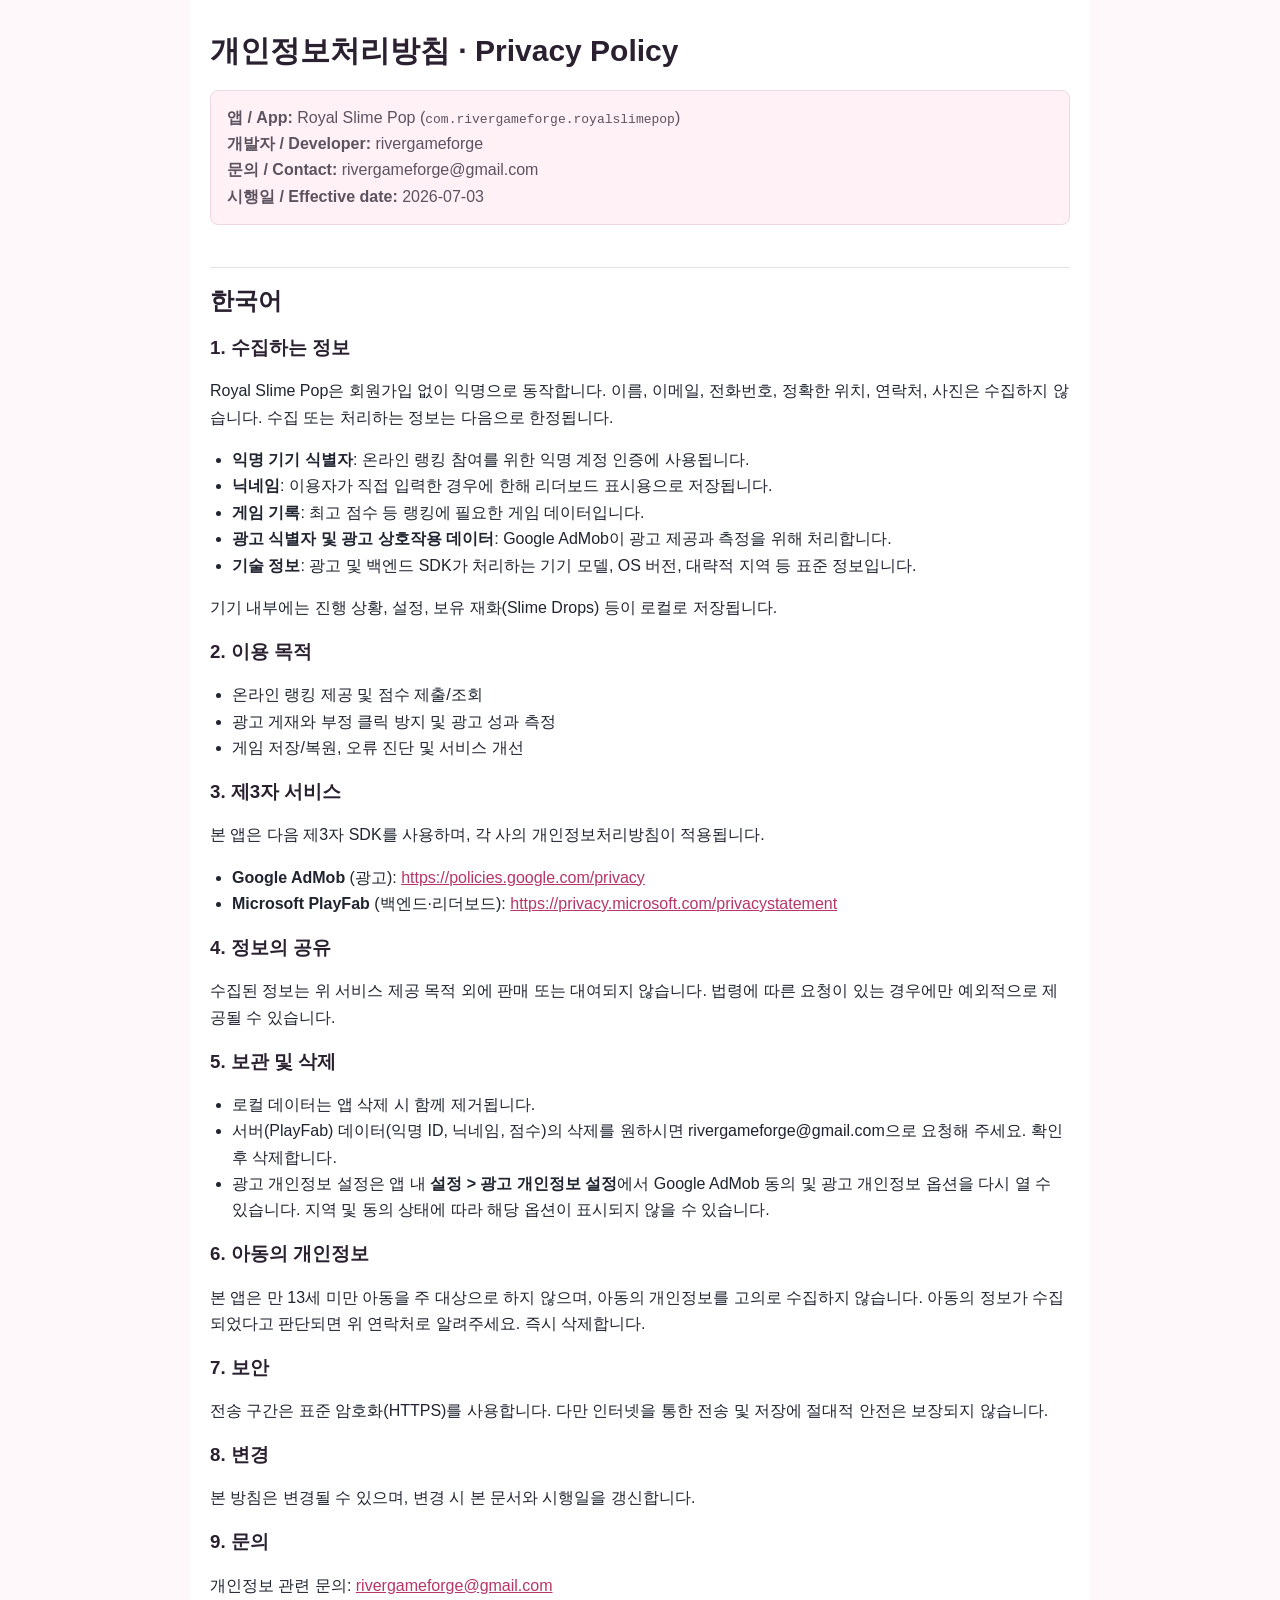
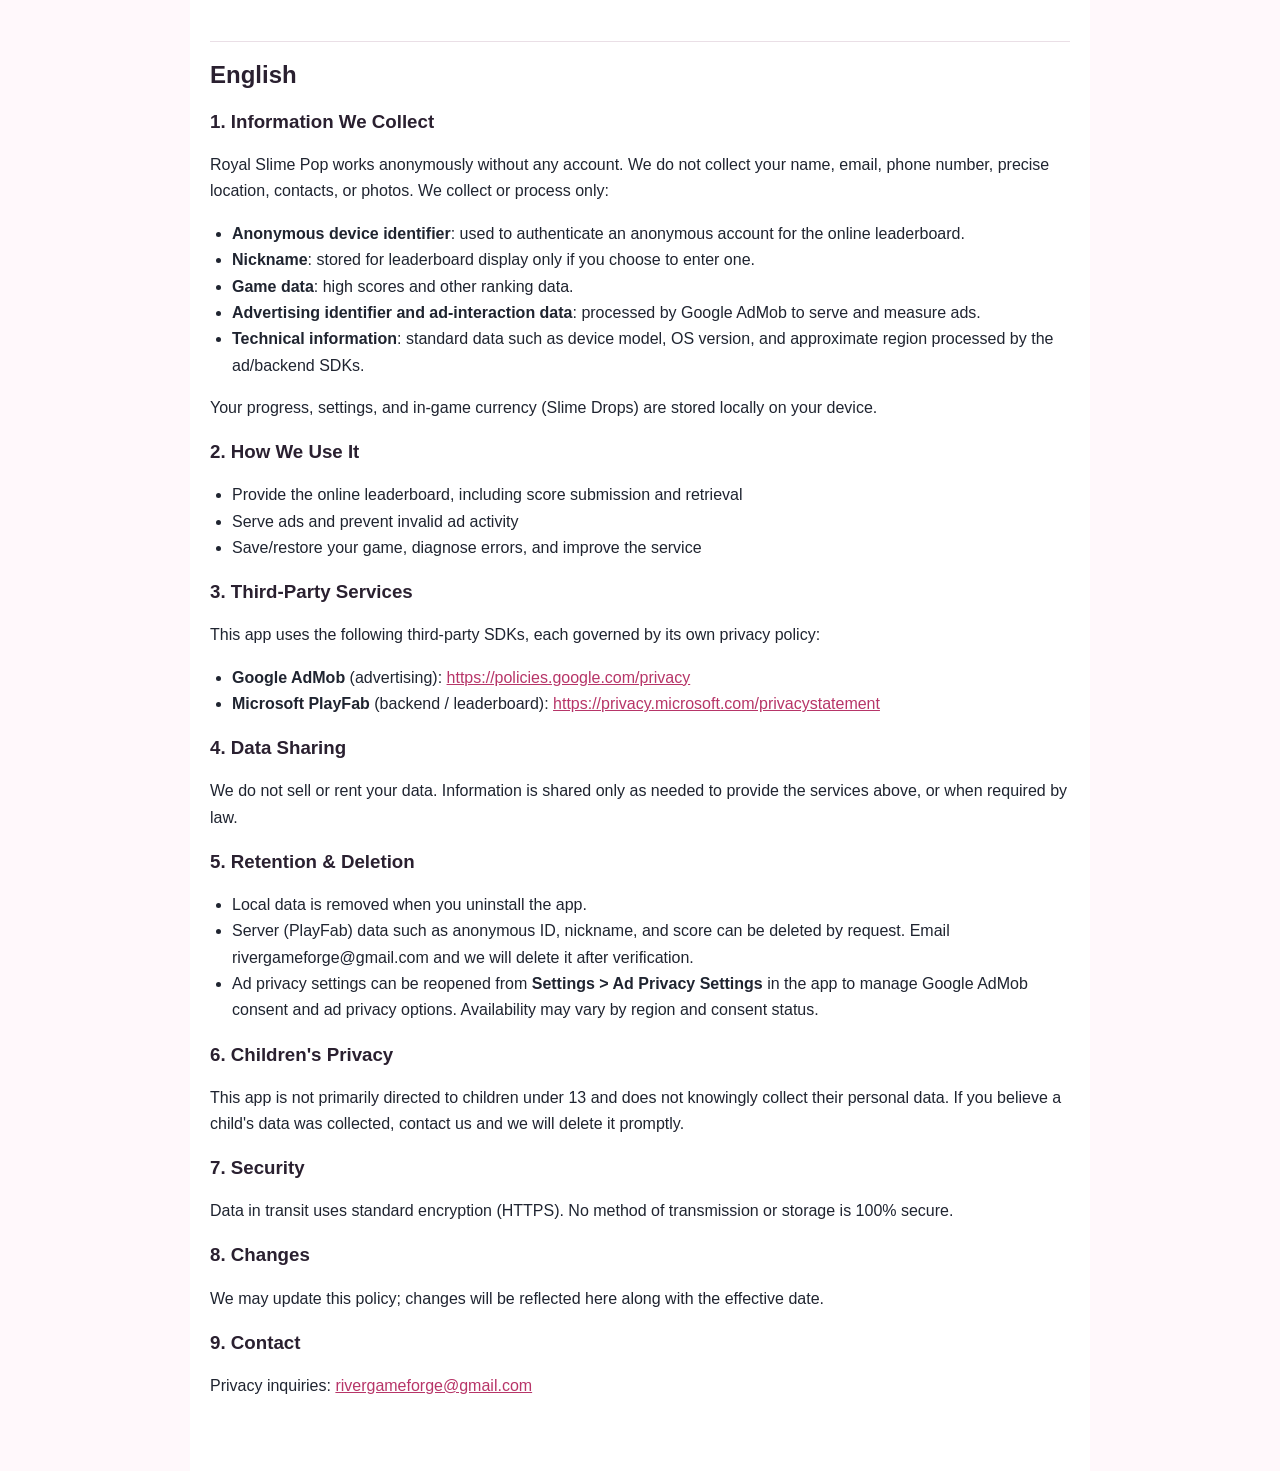
<file: index.html>
<!doctype html>
<html lang="ko">
<head>
  <meta charset="utf-8">
  <meta name="viewport" content="width=device-width, initial-scale=1">
  <title>Royal Slime Pop Privacy Policy</title>
  <style>
    body {
      margin: 0;
      color: #1f2430;
      background: #fff8fb;
      font-family: -apple-system, BlinkMacSystemFont, "Segoe UI", sans-serif;
      line-height: 1.65;
    }
    main {
      max-width: 860px;
      margin: 0 auto;
      padding: 32px 20px 56px;
      background: #ffffff;
    }
    h1, h2, h3 {
      line-height: 1.25;
      color: #2a2030;
    }
    h1 {
      margin-top: 0;
      font-size: 30px;
    }
    h2 {
      margin-top: 42px;
      padding-top: 18px;
      border-top: 1px solid #eadfe6;
    }
    a {
      color: #b73568;
    }
    .meta {
      color: #5c5360;
      background: #fff1f6;
      border: 1px solid #f0d6e2;
      border-radius: 8px;
      padding: 14px 16px;
    }
    ul {
      padding-left: 22px;
    }
  </style>
</head>
<body>
<main>
  <h1>개인정보처리방침 · Privacy Policy</h1>
  <div class="meta">
    <div><strong>앱 / App:</strong> Royal Slime Pop (<code>com.rivergameforge.royalslimepop</code>)</div>
    <div><strong>개발자 / Developer:</strong> rivergameforge</div>
    <div><strong>문의 / Contact:</strong> rivergameforge@gmail.com</div>
    <div><strong>시행일 / Effective date:</strong> 2026-07-03</div>
  </div>

  <h2>한국어</h2>
  <h3>1. 수집하는 정보</h3>
  <p>Royal Slime Pop은 회원가입 없이 익명으로 동작합니다. 이름, 이메일, 전화번호, 정확한 위치, 연락처, 사진은 수집하지 않습니다. 수집 또는 처리하는 정보는 다음으로 한정됩니다.</p>
  <ul>
    <li><strong>익명 기기 식별자</strong>: 온라인 랭킹 참여를 위한 익명 계정 인증에 사용됩니다.</li>
    <li><strong>닉네임</strong>: 이용자가 직접 입력한 경우에 한해 리더보드 표시용으로 저장됩니다.</li>
    <li><strong>게임 기록</strong>: 최고 점수 등 랭킹에 필요한 게임 데이터입니다.</li>
    <li><strong>광고 식별자 및 광고 상호작용 데이터</strong>: Google AdMob이 광고 제공과 측정을 위해 처리합니다.</li>
    <li><strong>기술 정보</strong>: 광고 및 백엔드 SDK가 처리하는 기기 모델, OS 버전, 대략적 지역 등 표준 정보입니다.</li>
  </ul>
  <p>기기 내부에는 진행 상황, 설정, 보유 재화(Slime Drops) 등이 로컬로 저장됩니다.</p>

  <h3>2. 이용 목적</h3>
  <ul>
    <li>온라인 랭킹 제공 및 점수 제출/조회</li>
    <li>광고 게재와 부정 클릭 방지 및 광고 성과 측정</li>
    <li>게임 저장/복원, 오류 진단 및 서비스 개선</li>
  </ul>

  <h3>3. 제3자 서비스</h3>
  <p>본 앱은 다음 제3자 SDK를 사용하며, 각 사의 개인정보처리방침이 적용됩니다.</p>
  <ul>
    <li><strong>Google AdMob</strong> (광고): <a href="https://policies.google.com/privacy">https://policies.google.com/privacy</a></li>
    <li><strong>Microsoft PlayFab</strong> (백엔드·리더보드): <a href="https://privacy.microsoft.com/privacystatement">https://privacy.microsoft.com/privacystatement</a></li>
  </ul>

  <h3>4. 정보의 공유</h3>
  <p>수집된 정보는 위 서비스 제공 목적 외에 판매 또는 대여되지 않습니다. 법령에 따른 요청이 있는 경우에만 예외적으로 제공될 수 있습니다.</p>

  <h3>5. 보관 및 삭제</h3>
  <ul>
    <li>로컬 데이터는 앱 삭제 시 함께 제거됩니다.</li>
    <li>서버(PlayFab) 데이터(익명 ID, 닉네임, 점수)의 삭제를 원하시면 rivergameforge@gmail.com으로 요청해 주세요. 확인 후 삭제합니다.</li>
    <li>광고 개인정보 설정은 앱 내 <strong>설정 &gt; 광고 개인정보 설정</strong>에서 Google AdMob 동의 및 광고 개인정보 옵션을 다시 열 수 있습니다. 지역 및 동의 상태에 따라 해당 옵션이 표시되지 않을 수 있습니다.</li>
  </ul>

  <h3>6. 아동의 개인정보</h3>
  <p>본 앱은 만 13세 미만 아동을 주 대상으로 하지 않으며, 아동의 개인정보를 고의로 수집하지 않습니다. 아동의 정보가 수집되었다고 판단되면 위 연락처로 알려주세요. 즉시 삭제합니다.</p>

  <h3>7. 보안</h3>
  <p>전송 구간은 표준 암호화(HTTPS)를 사용합니다. 다만 인터넷을 통한 전송 및 저장에 절대적 안전은 보장되지 않습니다.</p>

  <h3>8. 변경</h3>
  <p>본 방침은 변경될 수 있으며, 변경 시 본 문서와 시행일을 갱신합니다.</p>

  <h3>9. 문의</h3>
  <p>개인정보 관련 문의: <a href="mailto:rivergameforge@gmail.com">rivergameforge@gmail.com</a></p>

  <h2>English</h2>
  <h3>1. Information We Collect</h3>
  <p>Royal Slime Pop works anonymously without any account. We do not collect your name, email, phone number, precise location, contacts, or photos. We collect or process only:</p>
  <ul>
    <li><strong>Anonymous device identifier</strong>: used to authenticate an anonymous account for the online leaderboard.</li>
    <li><strong>Nickname</strong>: stored for leaderboard display only if you choose to enter one.</li>
    <li><strong>Game data</strong>: high scores and other ranking data.</li>
    <li><strong>Advertising identifier and ad-interaction data</strong>: processed by Google AdMob to serve and measure ads.</li>
    <li><strong>Technical information</strong>: standard data such as device model, OS version, and approximate region processed by the ad/backend SDKs.</li>
  </ul>
  <p>Your progress, settings, and in-game currency (Slime Drops) are stored locally on your device.</p>

  <h3>2. How We Use It</h3>
  <ul>
    <li>Provide the online leaderboard, including score submission and retrieval</li>
    <li>Serve ads and prevent invalid ad activity</li>
    <li>Save/restore your game, diagnose errors, and improve the service</li>
  </ul>

  <h3>3. Third-Party Services</h3>
  <p>This app uses the following third-party SDKs, each governed by its own privacy policy:</p>
  <ul>
    <li><strong>Google AdMob</strong> (advertising): <a href="https://policies.google.com/privacy">https://policies.google.com/privacy</a></li>
    <li><strong>Microsoft PlayFab</strong> (backend / leaderboard): <a href="https://privacy.microsoft.com/privacystatement">https://privacy.microsoft.com/privacystatement</a></li>
  </ul>

  <h3>4. Data Sharing</h3>
  <p>We do not sell or rent your data. Information is shared only as needed to provide the services above, or when required by law.</p>

  <h3>5. Retention &amp; Deletion</h3>
  <ul>
    <li>Local data is removed when you uninstall the app.</li>
    <li>Server (PlayFab) data such as anonymous ID, nickname, and score can be deleted by request. Email rivergameforge@gmail.com and we will delete it after verification.</li>
    <li>Ad privacy settings can be reopened from <strong>Settings &gt; Ad Privacy Settings</strong> in the app to manage Google AdMob consent and ad privacy options. Availability may vary by region and consent status.</li>
  </ul>

  <h3>6. Children's Privacy</h3>
  <p>This app is not primarily directed to children under 13 and does not knowingly collect their personal data. If you believe a child's data was collected, contact us and we will delete it promptly.</p>

  <h3>7. Security</h3>
  <p>Data in transit uses standard encryption (HTTPS). No method of transmission or storage is 100% secure.</p>

  <h3>8. Changes</h3>
  <p>We may update this policy; changes will be reflected here along with the effective date.</p>

  <h3>9. Contact</h3>
  <p>Privacy inquiries: <a href="mailto:rivergameforge@gmail.com">rivergameforge@gmail.com</a></p>
</main>
</body>
</html>
</file>
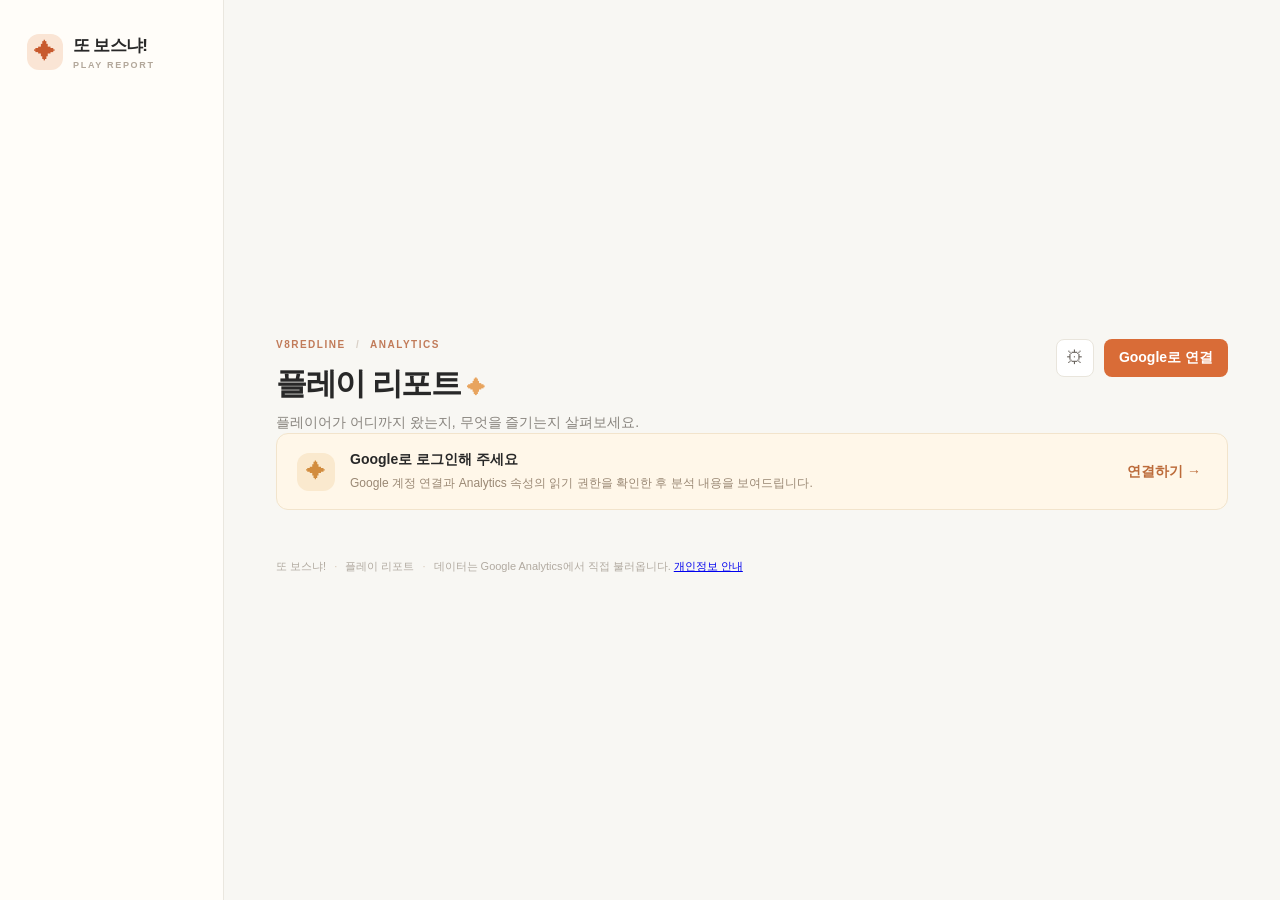
<file: admin/index.html>
<!doctype html>
<html lang="ko">
  <head>
    <meta charset="utf-8" />
    <meta name="viewport" content="width=device-width, initial-scale=1" />
    <meta name="referrer" content="strict-origin-when-cross-origin" />
    <meta
      http-equiv="Content-Security-Policy"
      content="default-src 'self'; script-src 'self' https://accounts.google.com/gsi/client; style-src 'self' https://accounts.google.com/gsi/style; connect-src 'self' https://accounts.google.com/gsi/ https://analyticsdata.googleapis.com; frame-src https://accounts.google.com/gsi/; img-src 'self' data:; base-uri 'none'; object-src 'none'; form-action 'none'"
    />
    <title>또 보스냐! · 플레이 리포트</title>
    <link rel="stylesheet" href="styles.css" />
    <script defer src="https://accounts.google.com/gsi/client"></script>
    <script defer src="attribution.js"></script>
    <script defer src="app.js"></script>
  </head>
  <body>
    <div class="shell">
      <aside class="sidebar">
        <div class="brand">
          <span class="brand-icon">✦</span>
          <div><b>또 보스냐!</b><small>PLAY REPORT</small></div>
        </div>
        <p class="nav-label">WORKSPACE</p>
        <a class="nav-item selected" href="#overview"><span>▦</span> 대시보드</a
        ><a class="nav-item" href="#acquisition-report"><span>↗</span> 광고별 유입</a
        ><a class="nav-item" href="#progress"><span>◈</span> 게임 진행</a
        ><a class="nav-item" href="#ads"><span>▷</span> 광고와 보상</a
        ><a class="nav-item" href="#boss"><span>⚔</span> 보스 분석</a>
        <div class="side-footer">
          <span class="dot"></span> Firebase Analytics
          <small>게임 운영 리포트</small>
        </div>
      </aside>
      <main id="overview">
        <header>
          <div>
            <p class="eyebrow">V8REDLINE <span>/</span> ANALYTICS</p>
            <h1>플레이 리포트 <span>✦</span></h1>
            <p class="subtitle">
              플레이어가 어디까지 왔는지, 무엇을 즐기는지 살펴보세요.
            </p>
          </div>
          <div class="head-actions">
            <button
              id="settings-btn"
              class="icon-btn"
              title="연결 설정"
              aria-label="연결 설정"
            >
              ⚙</button
            ><button id="login-btn" class="btn primary">Google로 연결</button
            ><button id="logout-btn" class="btn subtle hidden">
              연결 끊기
            </button>
          </div>
        </header>
        <section id="welcome" class="notice">
          <div class="notice-icon">✦</div>
          <div>
            <b>Google로 로그인해 주세요</b>
            <p>
              Google 계정 연결과 Analytics 속성의 읽기 권한을 확인한 후 분석
              내용을 보여드립니다.
            </p>
          </div>
          <button id="welcome-connect" class="text-btn">연결하기 →</button>
        </section>
        <div id="private-content" hidden>
          <div class="toolbar">
            <div class="status">
              <span id="status-dot" class="status-dot"></span
              ><span id="status-text">연결 전</span
              ><span class="divider">/</span
              ><span id="updated">데이터를 불러오지 않았어요</span>
            </div>
            <div class="filters">
              <label>유입 <select id="acquisition"><option value="">전체 유입</option><option value="meta">메타 유료 유입</option></select></label>
              <label>캠페인 <select id="campaign"><option value="">전체 캠페인</option></select></label>
              <label>광고 <select id="ad"><option value="">전체 광고</option></select></label>
              <label
                >국가
                <select id="country">
                  <option value="">전체 국가</option>
                  <option value="Brazil" selected>브라질</option>
                  <option value="South Korea">대한민국</option>
                </select></label
              ><label
                >기간
                <select id="period">
                  <option value="6daysAgo">최근 7일</option>
                  <option value="27daysAgo" selected>최근 28일</option>
                  <option value="89daysAgo">최근 90일</option>
                </select></label
              ><button id="refresh-btn" class="btn subtle" disabled>
                ↻ 새로고침
              </button>
            </div>
          </div>
          <div
            id="quality-note"
            class="quality-note hidden"
            role="status"
          ></div>
          <section class="stats" aria-label="핵심 지표">
            <article class="stat">
              <div class="stat-top">
                <span>활성 사용자</span><i class="blue">♟</i>
              </div>
              <strong id="active-users">—</strong
              ><small>선택 기간에 플레이한 사용자</small>
            </article>
            <article class="stat">
              <div class="stat-top">
                <span>신규 사용자</span><i class="gold">✦</i>
              </div>
              <strong id="new-users">—</strong
              ><small>선택 기간에 처음 방문</small>
            </article>
            <article class="stat">
              <div class="stat-top">
                <span>보스 도전</span><i class="red">⚔</i>
              </div>
              <strong id="boss-attempts">—</strong
              ><small>도전 이벤트 횟수</small>
            </article>
            <article class="stat">
              <div class="stat-top">
                <span>광고 보상 획득</span><i class="green">▶</i>
              </div>
              <strong id="rewards-earned">—</strong
              ><small>광고 보상 획득 횟수</small>
            </article>
          </section>
          <section class="panel acquisition-panel" id="acquisition-report">
            <div class="panel-head"><div><p class="kicker">META ACQUISITION</p><h2>광고별 설치와 게임 진행</h2><p>선택 기간에 처음 유입된 사용자를 광고별로 비교합니다.</p></div><span class="pill">사용자 수</span></div>
            <p class="acquisition-state">Meta 앱 등록·광고 계정 연결은 완료했으며, 앱 이벤트 수신과 실제 광고 클릭 후 설치 귀속은 아직 검증 전입니다. 아래 표는 추적 매개변수로 Google Analytics에 확인된 메타 유료 유입만 표시합니다.</p>
            <div class="table-wrap"><table class="acquisition-table"><thead><tr><th>기록된 출처</th><th>캠페인 ID</th><th>광고 세트 ID</th><th>광고 ID</th><th>설치 후 첫 실행</th><th>게임 진입</th><th>튜토리얼 완료</th><th>보스 도전</th><th>보스 처치</th><th>광고 보상 획득</th></tr></thead><tbody id="acquisition-table"><tr><td colspan="10" class="empty">연결 후 광고별 기록이 표시됩니다.</td></tr></tbody></table></div>
            <p class="panel-note">다운로드 후 실행하지 않은 설치는 집계되지 않습니다. 각 행동은 사용자 수이며 순차 도달률이 아닙니다. 캠페인이나 광고 ID가 없는 기록은 미확인으로 표시합니다. 메타 광고 관리자의 설치 수와는 집계 기준이 다릅니다.</p>
            <details class="campaign-builder"><summary>광고 연결용 Google Play 링크 만들기</summary><p>메타에서 확인한 숫자 ID를 입력하세요. 광고 유형이 이 링크를 지원하는지 확인하고 신규 설치 경로를 검증한 뒤 사용하세요.</p><div class="filters"><label>캠페인 ID<input id="link-campaign" inputmode="numeric" maxlength="32"></label><label>광고 세트 ID<input id="link-adset" inputmode="numeric" maxlength="32"></label><label>광고 ID<input id="link-ad" inputmode="numeric" maxlength="32"></label><button id="build-link" class="btn subtle">링크 만들기</button></div><label class="field">생성된 설치 링크<textarea id="play-link" readonly rows="3"></textarea></label><p id="link-message" role="status"></p></details>
          </section>
          <div class="grid">
            <section class="panel wide" id="progress">
              <div class="panel-head">
                <div>
                  <p class="kicker">PLAYER JOURNEY</p>
                  <h2>첫 플레이 여정</h2>
                  <p>신규 사용자가 각 단계를 순서대로 통과한 비율입니다.</p>
                </div>
                <span class="tag">신규 사용자 기준</span>
              </div>
              <div id="funnel" class="placeholder">
                <span>◈</span>
                <p>연결 후 단계별 진행을 확인할 수 있어요.</p>
              </div>
              <div class="footnote">
                튜토리얼을 건너뛴 사용자는 다음 단계에 포함되지 않을 수
                있습니다. Google의 퍼널 API는 미리보기 단계입니다.
              </div>
            </section>
            <section class="panel narrow" id="ads">
              <div class="panel-head">
                <div>
                  <p class="kicker">MONETIZATION</p>
                  <h2>광고 보상 흐름</h2>
                  <p>요청부터 보상 저장까지</p>
                </div>
                <span class="panel-symbol">▷</span>
              </div>
              <div id="ads-list" class="placeholder">
                <span>◌</span>
                <p>연결 후 광고 흐름을 보여드려요.</p>
              </div>
              <div class="footnote">
                각 값은 사용자 수가 아닌 이벤트 횟수입니다.
              </div>
            </section>
            <section class="panel wide" id="boss">
              <div class="panel-head">
                <div>
                  <p class="kicker">BOSS ENCOUNTERS</p>
                  <h2>보스 도전 현황</h2>
                  <p>지역과 회차별 전투 결과를 확인하세요.</p>
                </div>
                <span class="tag light">일반 · 최종 보스</span>
              </div>
              <div class="table-wrap">
                <table>
                  <thead>
                    <tr>
                      <th>지역</th>
                      <th>회차</th>
                      <th>종류</th>
                      <th>전투 결과</th>
                      <th>승리</th>
                      <th>승률</th>
                    </tr>
                  </thead>
                  <tbody id="boss-table">
                    <tr>
                      <td colspan="6" class="empty">
                        연결 후 보스 기록이 표시됩니다.
                      </td>
                    </tr>
                  </tbody>
                </table>
              </div>
              <div class="footnote">
                저장된 승패 이벤트 기준입니다. 승률은 승리 횟수 ÷ 저장된 결과
                횟수이며, 완료되지 않은 전투는 제외합니다.
              </div>
            </section>
            <section class="panel narrow">
              <div class="panel-head">
                <div>
                  <p class="kicker">RETENTION</p>
                  <h2>다시 찾아온 플레이어</h2>
                  <p>최근 유입된 사용자 코호트</p>
                </div>
                <span class="panel-symbol">↗</span>
              </div>
              <div id="retention" class="placeholder">
                <span>◌</span>
                <p>연결 후 재방문율을 보여드려요.</p>
              </div>
              <div class="footnote">
                8일 전부터 35일 전까지 처음 방문한 사용자를 기준으로 합니다.
                전체 유입·전체 국가 기준이며 광고 필터를 적용하지 않고 1일·7일 후 활동을 봅니다.
              </div>
            </section>
            <section class="panel wide">
              <div class="panel-head">
                <div>
                  <p class="kicker">DAILY ACTIVITY</p>
                  <h2>일별 플레이</h2>
                  <p>기간별 활성 사용자의 흐름</p>
                </div>
                <span class="tag light">일별 활성 사용자</span>
              </div>
              <div id="trend" class="placeholder">
                <span>▥</span>
                <p>연결 후 일별 추이를 보여드려요.</p>
              </div>
              <div class="footnote">
                일별 사용자 수는 날짜마다 중복될 수 있어 기간 전체 사용자 수와
                합계가 다릅니다.
              </div>
            </section>
            <section class="panel narrow">
              <div class="panel-head">
                <div>
                  <p class="kicker">AUTO HUNT</p>
                  <h2>자동사냥 중단</h2>
                  <p>멈춘 이유를 살펴보세요.</p>
                </div>
                <span class="panel-symbol">Ⅱ</span>
              </div>
              <div id="stops" class="placeholder">
                <span>◌</span>
                <p>연결 후 중단 사유를 보여드려요.</p>
              </div>
              <div class="footnote">중단 사유별 이벤트 횟수입니다.</div>
            </section>
            <section class="panel wide">
              <div class="panel-head">
                <div>
                  <p class="kicker">LOOT CHOICES</p>
                  <h2>보스 보상 선택</h2>
                  <p>보상 화면에서 장착·판매·보관한 횟수</p>
                </div>
                <span class="tag light">아이템 선택</span>
              </div>
              <div id="loot" class="placeholder">
                <span>◇</span>
                <p>연결 후 보상 선택을 보여드려요.</p>
              </div>
              <div class="footnote">
                보상 화면에서의 선택이며, 이후 가방에서 다시 처리한 내역과는
                다릅니다.
              </div>
            </section>
            <section class="panel narrow">
              <div class="panel-head">
                <div>
                  <p class="kicker">AD REWARDS</p>
                  <h2>광고 보상 종류</h2>
                  <p>어떤 보상을 선택했을까요?</p>
                </div>
                <span class="panel-symbol">✦</span>
              </div>
              <div id="ad-types" class="placeholder">
                <span>◌</span>
                <p>연결 후 보상 종류를 보여드려요.</p>
              </div>
              <div class="footnote">
                광고 보상 획득 콜백 기준이며 저장 성공과는 다릅니다.
              </div>
            </section>
            <section class="panel wide">
              <div class="panel-head">
                <div>
                  <p class="kicker">PROGRESSION</p>
                  <h2>강화와 회복약</h2>
                  <p>저장에 성공한 강화·구매·사용 횟수</p>
                </div>
                <span class="tag light">행동 횟수</span>
              </div>
              <div id="economy" class="placeholder">
                <span>✚</span>
                <p>연결 후 성장 행동을 보여드려요.</p>
              </div>
              <div class="footnote">
                전투 중 사용 후 나중에 저장되는 회복약은 현재 집계하지 않습니다.
              </div>
            </section>
          </div>
        </div>
        <footer>
          또 보스냐! <span>·</span> 플레이 리포트 <span>·</span> 데이터는 Google
          Analytics에서 직접 불러옵니다. <a href="privacy.html">개인정보 안내</a>
        </footer>
      </main>
    </div>
    <dialog id="settings">
      <form method="dialog">
        <div class="modal-head">
          <div>
            <p class="kicker">CONNECTION</p>
            <h2>연결 설정</h2>
          </div>
          <button value="cancel" class="icon-btn" aria-label="닫기">×</button>
        </div>
        <p class="modal-copy">
          Google Cloud에서 만든 웹 애플리케이션 OAuth 클라이언트 ID를
          입력하세요. 프로젝트의 Google Analytics Data API가 활성화되어 있어야
          합니다.
        </p>
        <label class="field"
          >OAuth 클라이언트 ID<input
            id="client-id"
            type="text"
            autocomplete="off"
            placeholder="…apps.googleusercontent.com" /></label
        ><label class="field"
          >Analytics 속성 ID<input
            id="property-id"
            type="text"
            inputmode="numeric"
            value="561781670"
        /></label>
        <p id="settings-error" class="form-error" role="alert"></p>
        <p class="modal-note">
          클라이언트 ID와 속성 ID만 이 브라우저에 저장합니다. 로그인 토큰은
          저장하지 않으며 페이지를 닫으면 사라집니다.
        </p>
        <div class="modal-actions">
          <button value="cancel" class="btn subtle">취소</button
          ><button id="save-settings" value="default" class="btn primary">
            설정 저장
          </button>
        </div>
      </form>
    </dialog>
    <div id="toast" role="status" aria-live="polite"></div>
  </body>
</html>
</file>
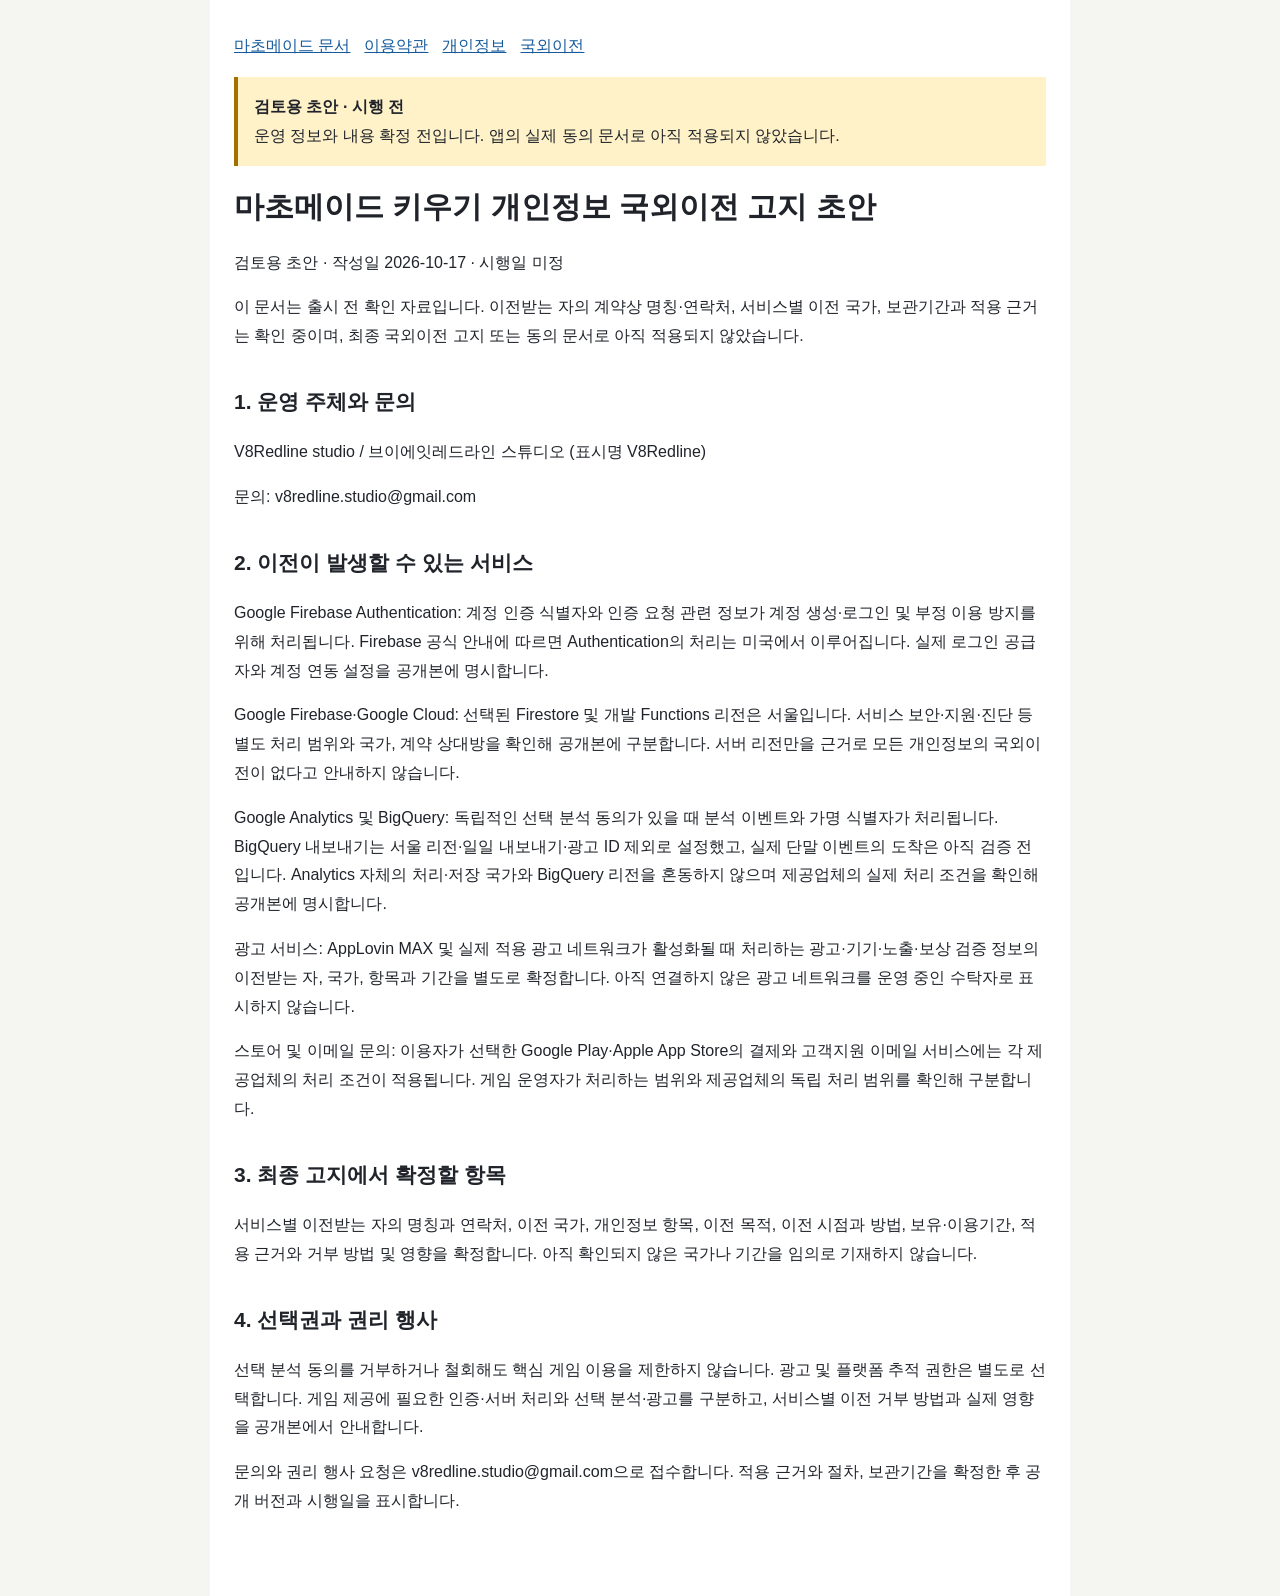
<file: machomade-overseas.html>
<!doctype html><html lang="ko"><head><meta charset="utf-8"><meta name="viewport" content="width=device-width,initial-scale=1"><meta name="robots" content="noindex,nofollow"><title>마초메이드 키우기 국외이전 고지 · 검토용 초안</title><style>body{margin:0;background:#f5f5f2;color:#20242a;font:16px/1.8 -apple-system,BlinkMacSystemFont,"Segoe UI",sans-serif}main{max-width:860px;margin:auto;padding:32px 24px 64px;background:white;min-height:100vh;box-sizing:border-box}h1{font-size:30px;line-height:1.4}h2{font-size:21px;margin-top:32px}a{color:#145a9c;overflow-wrap:anywhere}.draft{padding:16px;background:#fff2c9;border-left:4px solid #a37000}table{border-collapse:collapse;width:100%;font-size:14px}td,th{border:1px solid #cfd4da;padding:10px;text-align:left;overflow-wrap:anywhere}code{overflow-wrap:anywhere}.table{overflow:auto}nav{display:flex;gap:14px;flex-wrap:wrap}p{overflow-wrap:anywhere}</style></head><body><main><nav><a href="machomade.html">마초메이드 문서</a><a href="machomade-terms.html">이용약관</a><a href="machomade-privacy.html">개인정보</a><a href="machomade-overseas.html">국외이전</a></nav><p class="draft"><strong>검토용 초안 · 시행 전</strong><br>운영 정보와 내용 확정 전입니다. 앱의 실제 동의 문서로 아직 적용되지 않았습니다.</p><h1>마초메이드 키우기 개인정보 국외이전 고지 초안</h1><p>검토용 초안 · 작성일 2026-10-17 · 시행일 미정</p><p>이 문서는 출시 전 확인 자료입니다. 이전받는 자의 계약상 명칭·연락처, 서비스별 이전 국가, 보관기간과 적용 근거는 확인 중이며, 최종 국외이전 고지 또는 동의 문서로 아직 적용되지 않았습니다.</p><h2>1. 운영 주체와 문의</h2><p>V8Redline studio / 브이에잇레드라인 스튜디오 (표시명 V8Redline)</p><p>문의: v8redline.studio@gmail.com</p><h2>2. 이전이 발생할 수 있는 서비스</h2><p>Google Firebase Authentication: 계정 인증 식별자와 인증 요청 관련 정보가 계정 생성·로그인 및 부정 이용 방지를 위해 처리됩니다. Firebase 공식 안내에 따르면 Authentication의 처리는 미국에서 이루어집니다. 실제 로그인 공급자와 계정 연동 설정을 공개본에 명시합니다.</p><p>Google Firebase·Google Cloud: 선택된 Firestore 및 개발 Functions 리전은 서울입니다. 서비스 보안·지원·진단 등 별도 처리 범위와 국가, 계약 상대방을 확인해 공개본에 구분합니다. 서버 리전만을 근거로 모든 개인정보의 국외이전이 없다고 안내하지 않습니다.</p><p>Google Analytics 및 BigQuery: 독립적인 선택 분석 동의가 있을 때 분석 이벤트와 가명 식별자가 처리됩니다. BigQuery 내보내기는 서울 리전·일일 내보내기·광고 ID 제외로 설정했고, 실제 단말 이벤트의 도착은 아직 검증 전입니다. Analytics 자체의 처리·저장 국가와 BigQuery 리전을 혼동하지 않으며 제공업체의 실제 처리 조건을 확인해 공개본에 명시합니다.</p><p>광고 서비스: AppLovin MAX 및 실제 적용 광고 네트워크가 활성화될 때 처리하는 광고·기기·노출·보상 검증 정보의 이전받는 자, 국가, 항목과 기간을 별도로 확정합니다. 아직 연결하지 않은 광고 네트워크를 운영 중인 수탁자로 표시하지 않습니다.</p><p>스토어 및 이메일 문의: 이용자가 선택한 Google Play·Apple App Store의 결제와 고객지원 이메일 서비스에는 각 제공업체의 처리 조건이 적용됩니다. 게임 운영자가 처리하는 범위와 제공업체의 독립 처리 범위를 확인해 구분합니다.</p><h2>3. 최종 고지에서 확정할 항목</h2><p>서비스별 이전받는 자의 명칭과 연락처, 이전 국가, 개인정보 항목, 이전 목적, 이전 시점과 방법, 보유·이용기간, 적용 근거와 거부 방법 및 영향을 확정합니다. 아직 확인되지 않은 국가나 기간을 임의로 기재하지 않습니다.</p><h2>4. 선택권과 권리 행사</h2><p>선택 분석 동의를 거부하거나 철회해도 핵심 게임 이용을 제한하지 않습니다. 광고 및 플랫폼 추적 권한은 별도로 선택합니다. 게임 제공에 필요한 인증·서버 처리와 선택 분석·광고를 구분하고, 서비스별 이전 거부 방법과 실제 영향을 공개본에서 안내합니다.</p><p>문의와 권리 행사 요청은 v8redline.studio@gmail.com으로 접수합니다. 적용 근거와 절차, 보관기간을 확정한 후 공개 버전과 시행일을 표시합니다.</p></main></body></html>
</file>
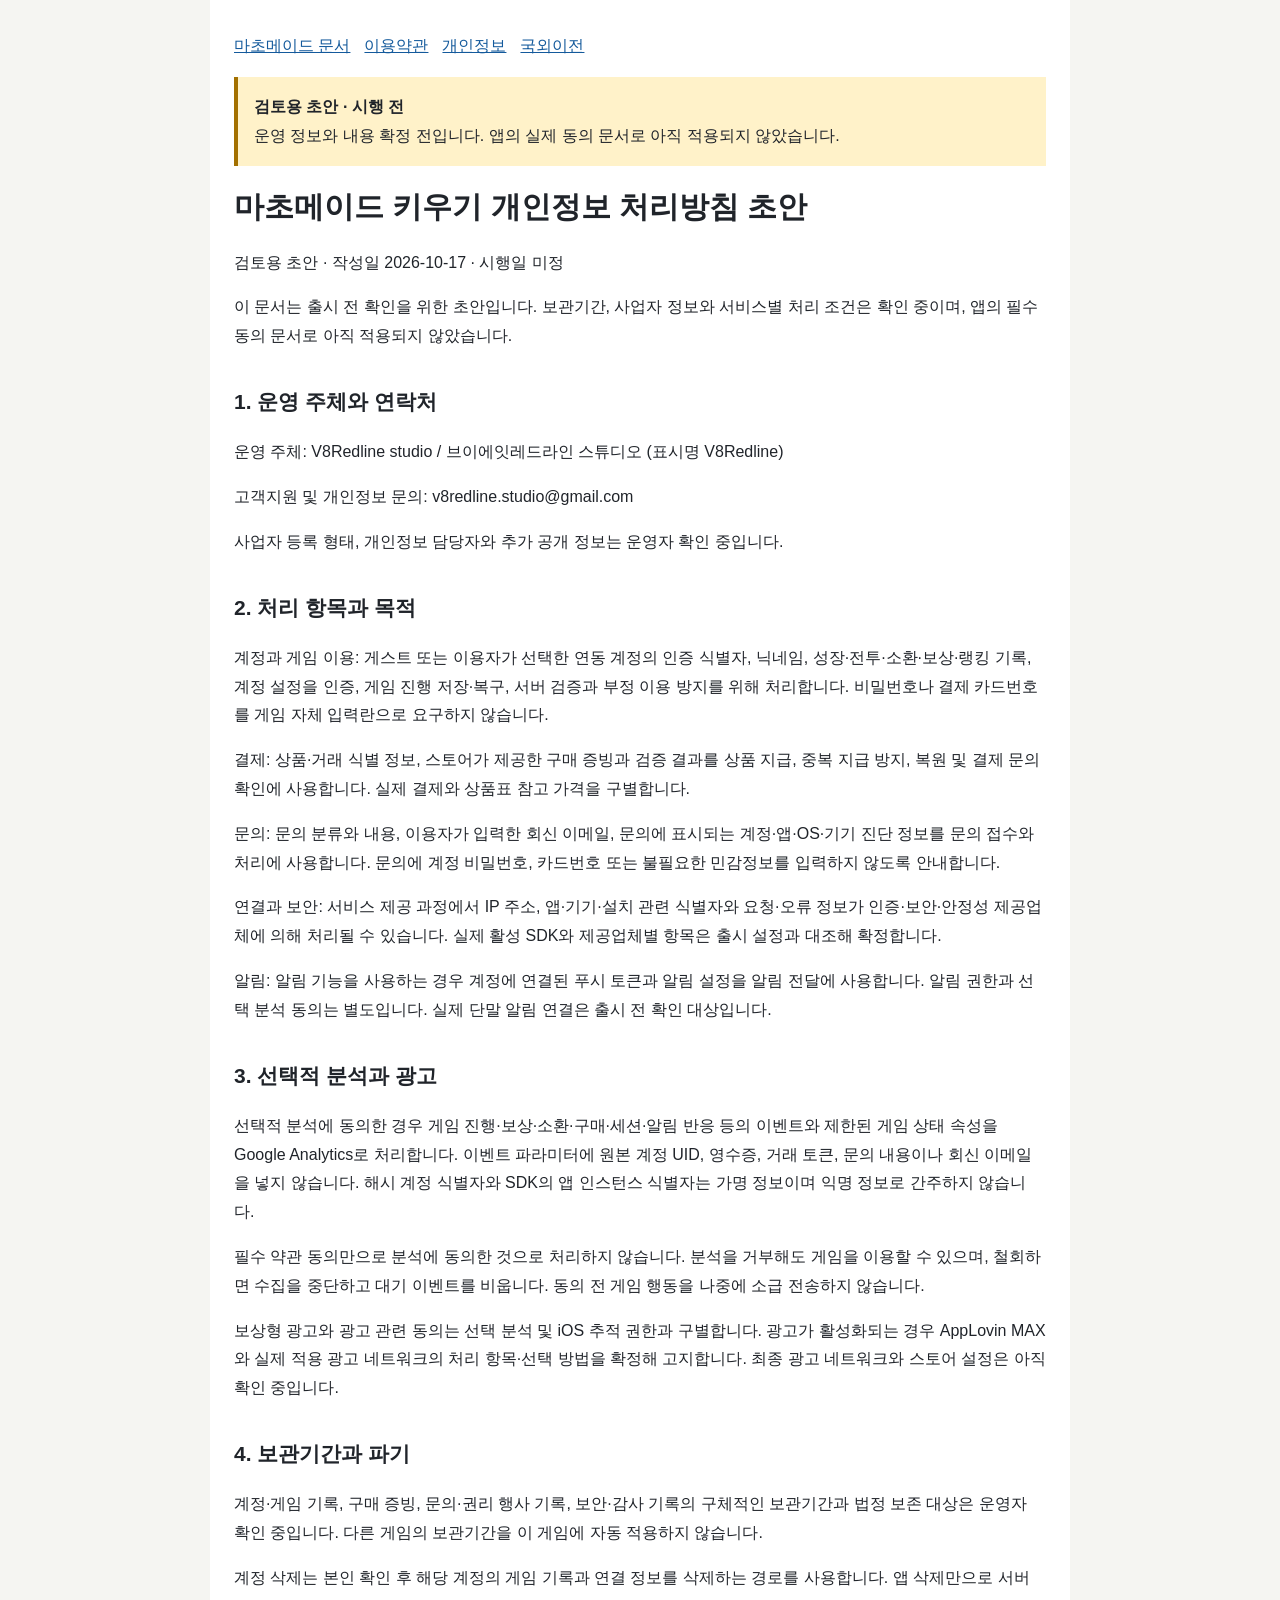
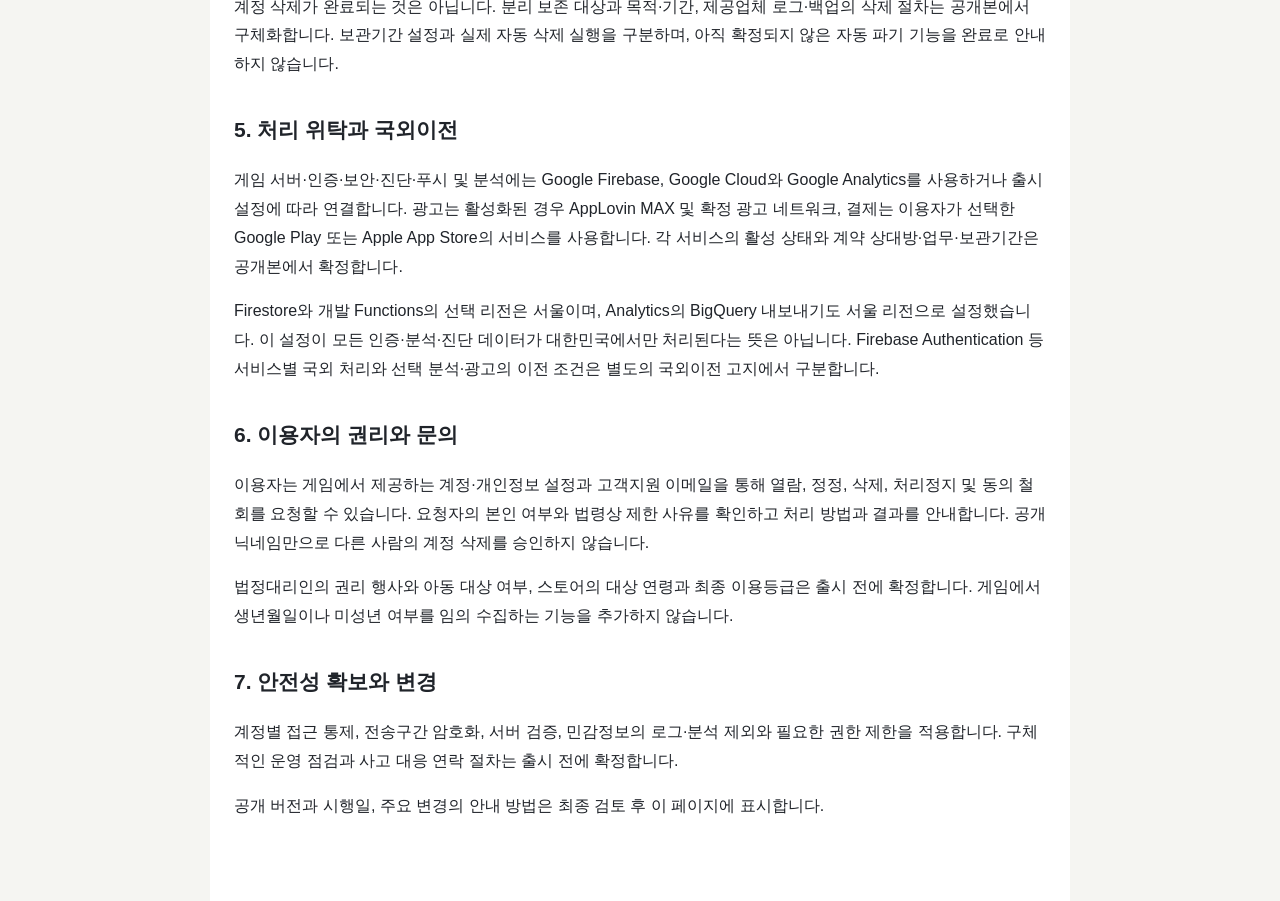
<file: machomade-privacy.html>
<!doctype html><html lang="ko"><head><meta charset="utf-8"><meta name="viewport" content="width=device-width,initial-scale=1"><meta name="robots" content="noindex,nofollow"><title>마초메이드 키우기 개인정보 처리방침 · 검토용 초안</title><style>body{margin:0;background:#f5f5f2;color:#20242a;font:16px/1.8 -apple-system,BlinkMacSystemFont,"Segoe UI",sans-serif}main{max-width:860px;margin:auto;padding:32px 24px 64px;background:white;min-height:100vh;box-sizing:border-box}h1{font-size:30px;line-height:1.4}h2{font-size:21px;margin-top:32px}a{color:#145a9c;overflow-wrap:anywhere}.draft{padding:16px;background:#fff2c9;border-left:4px solid #a37000}table{border-collapse:collapse;width:100%;font-size:14px}td,th{border:1px solid #cfd4da;padding:10px;text-align:left;overflow-wrap:anywhere}code{overflow-wrap:anywhere}.table{overflow:auto}nav{display:flex;gap:14px;flex-wrap:wrap}p{overflow-wrap:anywhere}</style></head><body><main><nav><a href="machomade.html">마초메이드 문서</a><a href="machomade-terms.html">이용약관</a><a href="machomade-privacy.html">개인정보</a><a href="machomade-overseas.html">국외이전</a></nav><p class="draft"><strong>검토용 초안 · 시행 전</strong><br>운영 정보와 내용 확정 전입니다. 앱의 실제 동의 문서로 아직 적용되지 않았습니다.</p><h1>마초메이드 키우기 개인정보 처리방침 초안</h1><p>검토용 초안 · 작성일 2026-10-17 · 시행일 미정</p><p>이 문서는 출시 전 확인을 위한 초안입니다. 보관기간, 사업자 정보와 서비스별 처리 조건은 확인 중이며, 앱의 필수 동의 문서로 아직 적용되지 않았습니다.</p><h2>1. 운영 주체와 연락처</h2><p>운영 주체: V8Redline studio / 브이에잇레드라인 스튜디오 (표시명 V8Redline)</p><p>고객지원 및 개인정보 문의: v8redline.studio@gmail.com</p><p>사업자 등록 형태, 개인정보 담당자와 추가 공개 정보는 운영자 확인 중입니다.</p><h2>2. 처리 항목과 목적</h2><p>계정과 게임 이용: 게스트 또는 이용자가 선택한 연동 계정의 인증 식별자, 닉네임, 성장·전투·소환·보상·랭킹 기록, 계정 설정을 인증, 게임 진행 저장·복구, 서버 검증과 부정 이용 방지를 위해 처리합니다. 비밀번호나 결제 카드번호를 게임 자체 입력란으로 요구하지 않습니다.</p><p>결제: 상품·거래 식별 정보, 스토어가 제공한 구매 증빙과 검증 결과를 상품 지급, 중복 지급 방지, 복원 및 결제 문의 확인에 사용합니다. 실제 결제와 상품표 참고 가격을 구별합니다.</p><p>문의: 문의 분류와 내용, 이용자가 입력한 회신 이메일, 문의에 표시되는 계정·앱·OS·기기 진단 정보를 문의 접수와 처리에 사용합니다. 문의에 계정 비밀번호, 카드번호 또는 불필요한 민감정보를 입력하지 않도록 안내합니다.</p><p>연결과 보안: 서비스 제공 과정에서 IP 주소, 앱·기기·설치 관련 식별자와 요청·오류 정보가 인증·보안·안정성 제공업체에 의해 처리될 수 있습니다. 실제 활성 SDK와 제공업체별 항목은 출시 설정과 대조해 확정합니다.</p><p>알림: 알림 기능을 사용하는 경우 계정에 연결된 푸시 토큰과 알림 설정을 알림 전달에 사용합니다. 알림 권한과 선택 분석 동의는 별도입니다. 실제 단말 알림 연결은 출시 전 확인 대상입니다.</p><h2>3. 선택적 분석과 광고</h2><p>선택적 분석에 동의한 경우 게임 진행·보상·소환·구매·세션·알림 반응 등의 이벤트와 제한된 게임 상태 속성을 Google Analytics로 처리합니다. 이벤트 파라미터에 원본 계정 UID, 영수증, 거래 토큰, 문의 내용이나 회신 이메일을 넣지 않습니다. 해시 계정 식별자와 SDK의 앱 인스턴스 식별자는 가명 정보이며 익명 정보로 간주하지 않습니다.</p><p>필수 약관 동의만으로 분석에 동의한 것으로 처리하지 않습니다. 분석을 거부해도 게임을 이용할 수 있으며, 철회하면 수집을 중단하고 대기 이벤트를 비웁니다. 동의 전 게임 행동을 나중에 소급 전송하지 않습니다.</p><p>보상형 광고와 광고 관련 동의는 선택 분석 및 iOS 추적 권한과 구별합니다. 광고가 활성화되는 경우 AppLovin MAX와 실제 적용 광고 네트워크의 처리 항목·선택 방법을 확정해 고지합니다. 최종 광고 네트워크와 스토어 설정은 아직 확인 중입니다.</p><h2>4. 보관기간과 파기</h2><p>계정·게임 기록, 구매 증빙, 문의·권리 행사 기록, 보안·감사 기록의 구체적인 보관기간과 법정 보존 대상은 운영자 확인 중입니다. 다른 게임의 보관기간을 이 게임에 자동 적용하지 않습니다.</p><p>계정 삭제는 본인 확인 후 해당 계정의 게임 기록과 연결 정보를 삭제하는 경로를 사용합니다. 앱 삭제만으로 서버 계정 삭제가 완료되는 것은 아닙니다. 분리 보존 대상과 목적·기간, 제공업체 로그·백업의 삭제 절차는 공개본에서 구체화합니다. 보관기간 설정과 실제 자동 삭제 실행을 구분하며, 아직 확정되지 않은 자동 파기 기능을 완료로 안내하지 않습니다.</p><h2>5. 처리 위탁과 국외이전</h2><p>게임 서버·인증·보안·진단·푸시 및 분석에는 Google Firebase, Google Cloud와 Google Analytics를 사용하거나 출시 설정에 따라 연결합니다. 광고는 활성화된 경우 AppLovin MAX 및 확정 광고 네트워크, 결제는 이용자가 선택한 Google Play 또는 Apple App Store의 서비스를 사용합니다. 각 서비스의 활성 상태와 계약 상대방·업무·보관기간은 공개본에서 확정합니다.</p><p>Firestore와 개발 Functions의 선택 리전은 서울이며, Analytics의 BigQuery 내보내기도 서울 리전으로 설정했습니다. 이 설정이 모든 인증·분석·진단 데이터가 대한민국에서만 처리된다는 뜻은 아닙니다. Firebase Authentication 등 서비스별 국외 처리와 선택 분석·광고의 이전 조건은 별도의 국외이전 고지에서 구분합니다.</p><h2>6. 이용자의 권리와 문의</h2><p>이용자는 게임에서 제공하는 계정·개인정보 설정과 고객지원 이메일을 통해 열람, 정정, 삭제, 처리정지 및 동의 철회를 요청할 수 있습니다. 요청자의 본인 여부와 법령상 제한 사유를 확인하고 처리 방법과 결과를 안내합니다. 공개 닉네임만으로 다른 사람의 계정 삭제를 승인하지 않습니다.</p><p>법정대리인의 권리 행사와 아동 대상 여부, 스토어의 대상 연령과 최종 이용등급은 출시 전에 확정합니다. 게임에서 생년월일이나 미성년 여부를 임의 수집하는 기능을 추가하지 않습니다.</p><h2>7. 안전성 확보와 변경</h2><p>계정별 접근 통제, 전송구간 암호화, 서버 검증, 민감정보의 로그·분석 제외와 필요한 권한 제한을 적용합니다. 구체적인 운영 점검과 사고 대응 연락 절차는 출시 전에 확정합니다.</p><p>공개 버전과 시행일, 주요 변경의 안내 방법은 최종 검토 후 이 페이지에 표시합니다.</p></main></body></html>
</file>
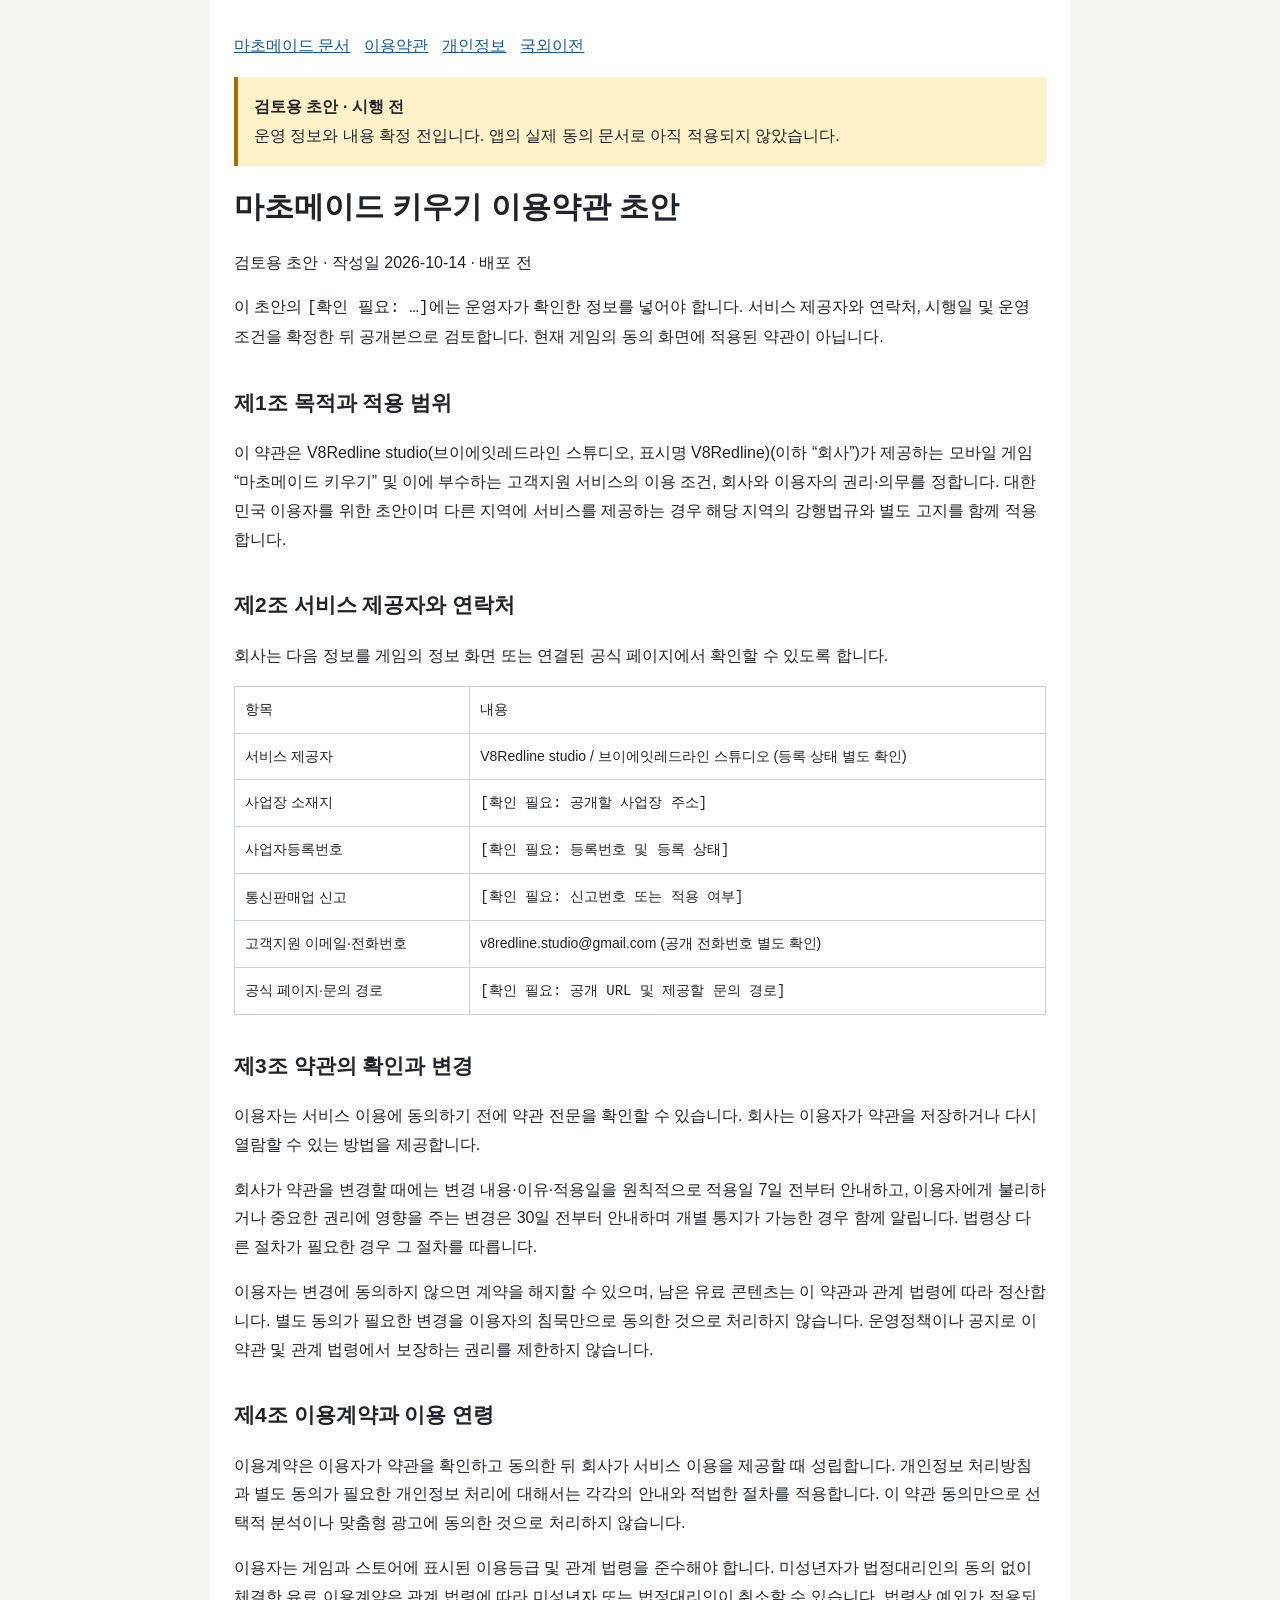
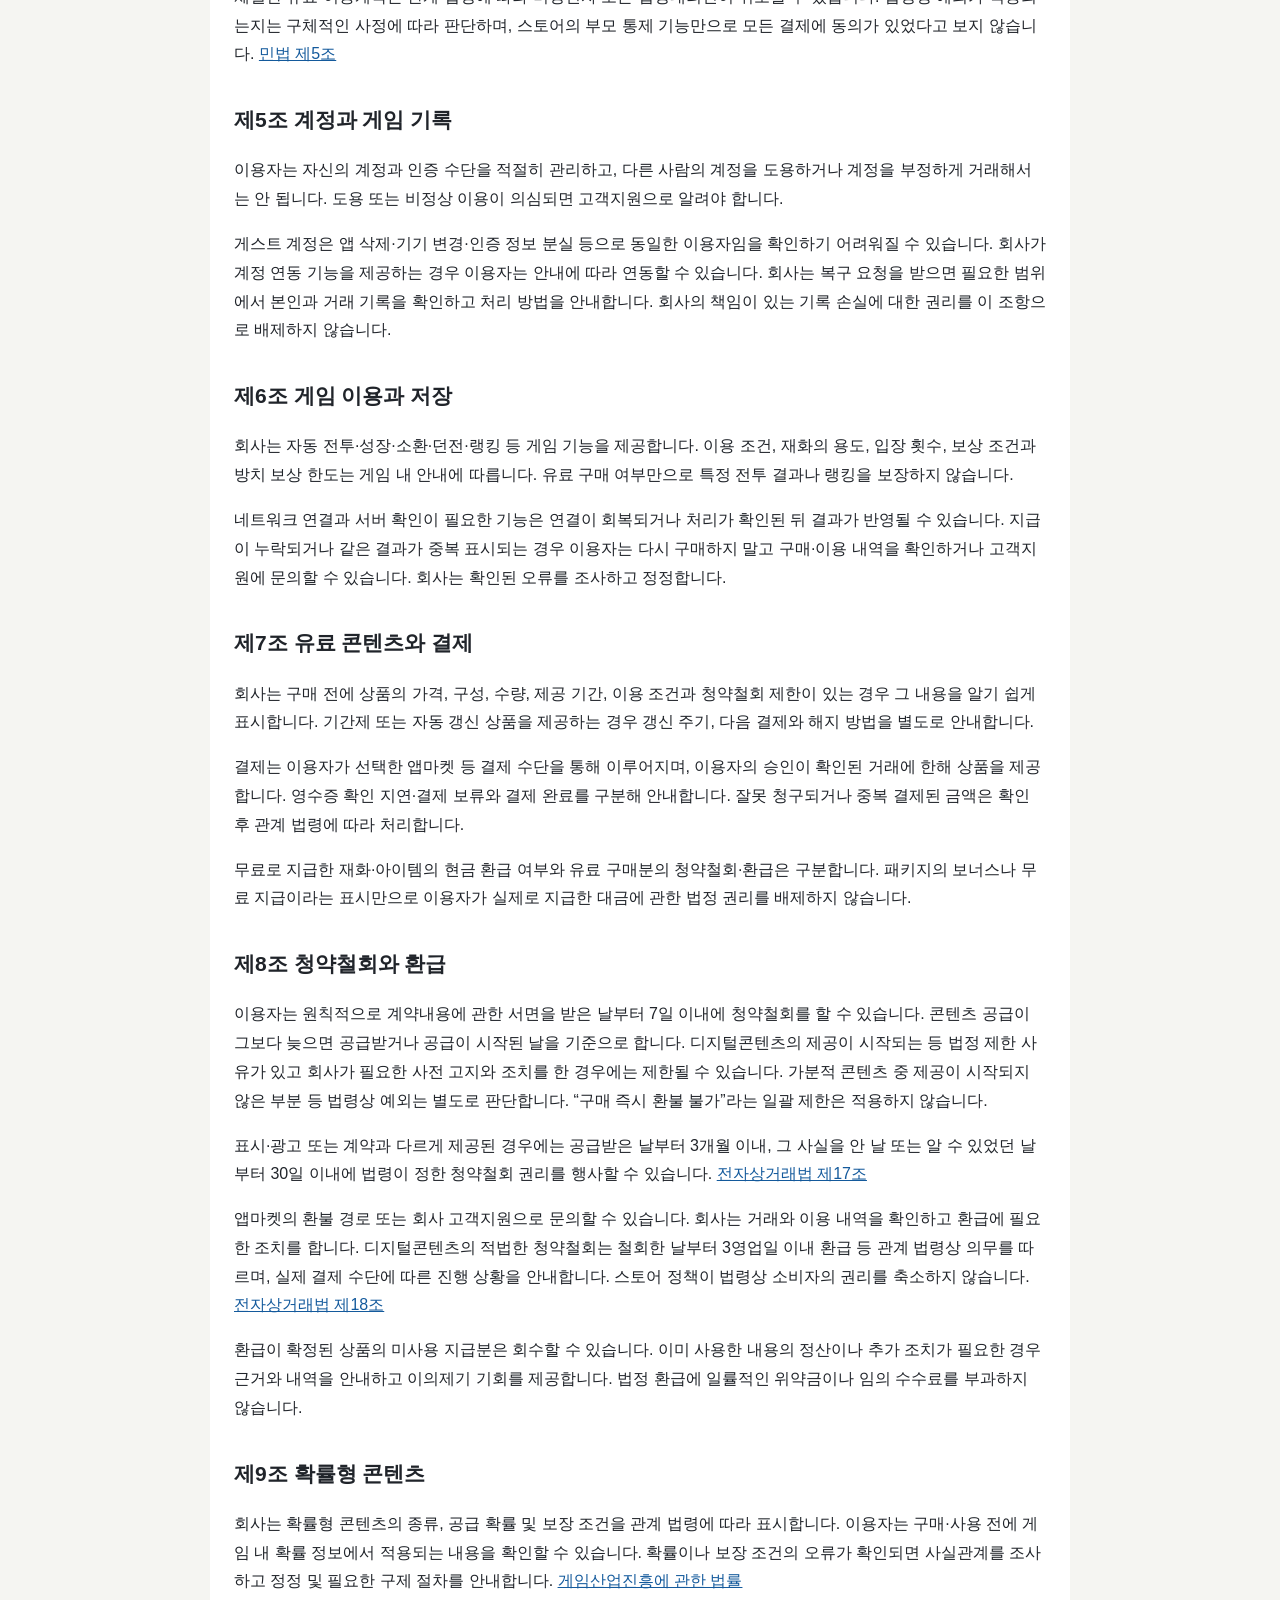
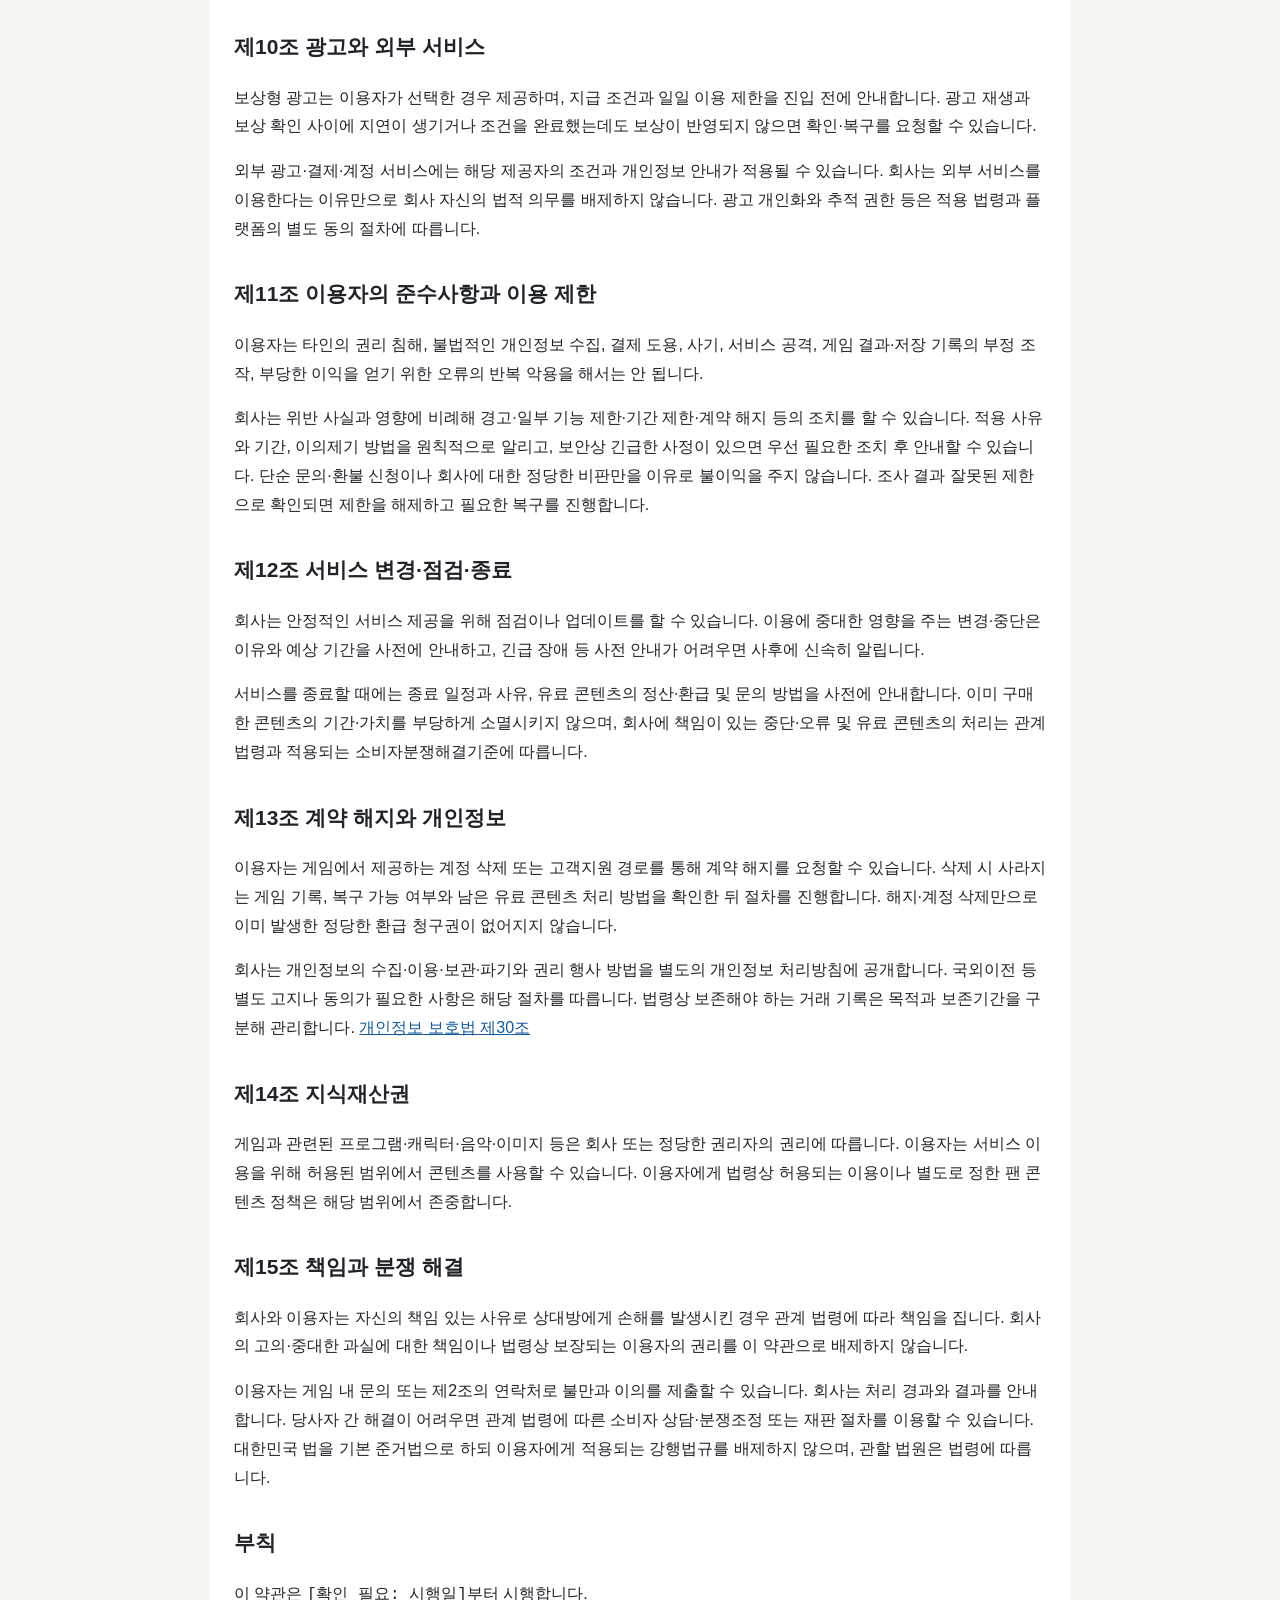
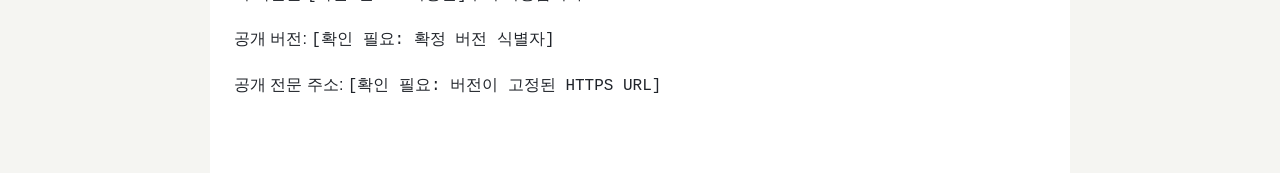
<file: machomade-terms.html>
<!doctype html><html lang="ko"><head><meta charset="utf-8"><meta name="viewport" content="width=device-width,initial-scale=1"><meta name="robots" content="noindex,nofollow"><title>마초메이드 키우기 이용약관 · 검토용 초안</title><style>body{margin:0;background:#f5f5f2;color:#20242a;font:16px/1.8 -apple-system,BlinkMacSystemFont,"Segoe UI",sans-serif}main{max-width:860px;margin:auto;padding:32px 24px 64px;background:white;min-height:100vh;box-sizing:border-box}h1{font-size:30px;line-height:1.4}h2{font-size:21px;margin-top:32px}a{color:#145a9c;overflow-wrap:anywhere}.draft{padding:16px;background:#fff2c9;border-left:4px solid #a37000}table{border-collapse:collapse;width:100%;font-size:14px}td,th{border:1px solid #cfd4da;padding:10px;text-align:left;overflow-wrap:anywhere}code{overflow-wrap:anywhere}.table{overflow:auto}nav{display:flex;gap:14px;flex-wrap:wrap}p{overflow-wrap:anywhere}</style></head><body><main><nav><a href="machomade.html">마초메이드 문서</a><a href="machomade-terms.html">이용약관</a><a href="machomade-privacy.html">개인정보</a><a href="machomade-overseas.html">국외이전</a></nav><p class="draft"><strong>검토용 초안 · 시행 전</strong><br>운영 정보와 내용 확정 전입니다. 앱의 실제 동의 문서로 아직 적용되지 않았습니다.</p><h1>마초메이드 키우기 이용약관 초안</h1><p>검토용 초안 · 작성일 2026-10-14 · 배포 전</p><p>이 초안의 <code>[확인 필요: …]</code>에는 운영자가 확인한 정보를 넣어야 합니다. 서비스 제공자와 연락처, 시행일 및 운영 조건을 확정한 뒤 공개본으로 검토합니다. 현재 게임의 동의 화면에 적용된 약관이 아닙니다.</p><h2>제1조 목적과 적용 범위</h2><p>이 약관은 V8Redline studio(브이에잇레드라인 스튜디오, 표시명 V8Redline)(이하 “회사”)가 제공하는 모바일 게임 “마초메이드 키우기” 및 이에 부수하는 고객지원 서비스의 이용 조건, 회사와 이용자의 권리·의무를 정합니다. 대한민국 이용자를 위한 초안이며 다른 지역에 서비스를 제공하는 경우 해당 지역의 강행법규와 별도 고지를 함께 적용합니다.</p><h2>제2조 서비스 제공자와 연락처</h2><p>회사는 다음 정보를 게임의 정보 화면 또는 연결된 공식 페이지에서 확인할 수 있도록 합니다.</p><div class="table"><table><tr><td>항목</td><td>내용</td></tr><tr><td>서비스 제공자</td><td>V8Redline studio / 브이에잇레드라인 스튜디오 (등록 상태 별도 확인)</td></tr><tr><td>사업장 소재지</td><td><code>[확인 필요: 공개할 사업장 주소]</code></td></tr><tr><td>사업자등록번호</td><td><code>[확인 필요: 등록번호 및 등록 상태]</code></td></tr><tr><td>통신판매업 신고</td><td><code>[확인 필요: 신고번호 또는 적용 여부]</code></td></tr><tr><td>고객지원 이메일·전화번호</td><td>v8redline.studio@gmail.com (공개 전화번호 별도 확인)</td></tr><tr><td>공식 페이지·문의 경로</td><td><code>[확인 필요: 공개 URL 및 제공할 문의 경로]</code></td></tr></table></div><h2>제3조 약관의 확인과 변경</h2><p>이용자는 서비스 이용에 동의하기 전에 약관 전문을 확인할 수 있습니다. 회사는 이용자가 약관을 저장하거나 다시 열람할 수 있는 방법을 제공합니다.</p><p>회사가 약관을 변경할 때에는 변경 내용·이유·적용일을 원칙적으로 적용일 7일 전부터 안내하고, 이용자에게 불리하거나 중요한 권리에 영향을 주는 변경은 30일 전부터 안내하며 개별 통지가 가능한 경우 함께 알립니다. 법령상 다른 절차가 필요한 경우 그 절차를 따릅니다.</p><p>이용자는 변경에 동의하지 않으면 계약을 해지할 수 있으며, 남은 유료 콘텐츠는 이 약관과 관계 법령에 따라 정산합니다. 별도 동의가 필요한 변경을 이용자의 침묵만으로 동의한 것으로 처리하지 않습니다. 운영정책이나 공지로 이 약관 및 관계 법령에서 보장하는 권리를 제한하지 않습니다.</p><h2>제4조 이용계약과 이용 연령</h2><p>이용계약은 이용자가 약관을 확인하고 동의한 뒤 회사가 서비스 이용을 제공할 때 성립합니다. 개인정보 처리방침과 별도 동의가 필요한 개인정보 처리에 대해서는 각각의 안내와 적법한 절차를 적용합니다. 이 약관 동의만으로 선택적 분석이나 맞춤형 광고에 동의한 것으로 처리하지 않습니다.</p><p>이용자는 게임과 스토어에 표시된 이용등급 및 관계 법령을 준수해야 합니다. 미성년자가 법정대리인의 동의 없이 체결한 유료 이용계약은 관계 법령에 따라 미성년자 또는 법정대리인이 취소할 수 있습니다. 법령상 예외가 적용되는지는 구체적인 사정에 따라 판단하며, 스토어의 부모 통제 기능만으로 모든 결제에 동의가 있었다고 보지 않습니다. <a href="https://www.law.go.kr/법령/민법/제5조" rel="noreferrer">민법 제5조</a></p><h2>제5조 계정과 게임 기록</h2><p>이용자는 자신의 계정과 인증 수단을 적절히 관리하고, 다른 사람의 계정을 도용하거나 계정을 부정하게 거래해서는 안 됩니다. 도용 또는 비정상 이용이 의심되면 고객지원으로 알려야 합니다.</p><p>게스트 계정은 앱 삭제·기기 변경·인증 정보 분실 등으로 동일한 이용자임을 확인하기 어려워질 수 있습니다. 회사가 계정 연동 기능을 제공하는 경우 이용자는 안내에 따라 연동할 수 있습니다. 회사는 복구 요청을 받으면 필요한 범위에서 본인과 거래 기록을 확인하고 처리 방법을 안내합니다. 회사의 책임이 있는 기록 손실에 대한 권리를 이 조항으로 배제하지 않습니다.</p><h2>제6조 게임 이용과 저장</h2><p>회사는 자동 전투·성장·소환·던전·랭킹 등 게임 기능을 제공합니다. 이용 조건, 재화의 용도, 입장 횟수, 보상 조건과 방치 보상 한도는 게임 내 안내에 따릅니다. 유료 구매 여부만으로 특정 전투 결과나 랭킹을 보장하지 않습니다.</p><p>네트워크 연결과 서버 확인이 필요한 기능은 연결이 회복되거나 처리가 확인된 뒤 결과가 반영될 수 있습니다. 지급이 누락되거나 같은 결과가 중복 표시되는 경우 이용자는 다시 구매하지 말고 구매·이용 내역을 확인하거나 고객지원에 문의할 수 있습니다. 회사는 확인된 오류를 조사하고 정정합니다.</p><h2>제7조 유료 콘텐츠와 결제</h2><p>회사는 구매 전에 상품의 가격, 구성, 수량, 제공 기간, 이용 조건과 청약철회 제한이 있는 경우 그 내용을 알기 쉽게 표시합니다. 기간제 또는 자동 갱신 상품을 제공하는 경우 갱신 주기, 다음 결제와 해지 방법을 별도로 안내합니다.</p><p>결제는 이용자가 선택한 앱마켓 등 결제 수단을 통해 이루어지며, 이용자의 승인이 확인된 거래에 한해 상품을 제공합니다. 영수증 확인 지연·결제 보류와 결제 완료를 구분해 안내합니다. 잘못 청구되거나 중복 결제된 금액은 확인 후 관계 법령에 따라 처리합니다.</p><p>무료로 지급한 재화·아이템의 현금 환급 여부와 유료 구매분의 청약철회·환급은 구분합니다. 패키지의 보너스나 무료 지급이라는 표시만으로 이용자가 실제로 지급한 대금에 관한 법정 권리를 배제하지 않습니다.</p><h2>제8조 청약철회와 환급</h2><p>이용자는 원칙적으로 계약내용에 관한 서면을 받은 날부터 7일 이내에 청약철회를 할 수 있습니다. 콘텐츠 공급이 그보다 늦으면 공급받거나 공급이 시작된 날을 기준으로 합니다. 디지털콘텐츠의 제공이 시작되는 등 법정 제한 사유가 있고 회사가 필요한 사전 고지와 조치를 한 경우에는 제한될 수 있습니다. 가분적 콘텐츠 중 제공이 시작되지 않은 부분 등 법령상 예외는 별도로 판단합니다. “구매 즉시 환불 불가”라는 일괄 제한은 적용하지 않습니다.</p><p>표시·광고 또는 계약과 다르게 제공된 경우에는 공급받은 날부터 3개월 이내, 그 사실을 안 날 또는 알 수 있었던 날부터 30일 이내에 법령이 정한 청약철회 권리를 행사할 수 있습니다. <a href="https://www.law.go.kr/LSW/LsiJoLinkP.do?docType=JO&amp;joNo=004300000&amp;languageType=KO&amp;lsNm=전자상거래%20등에서의%20소비자보호에%20관한%20법률&amp;paras=1" rel="noreferrer">전자상거래법 제17조</a></p><p>앱마켓의 환불 경로 또는 회사 고객지원으로 문의할 수 있습니다. 회사는 거래와 이용 내역을 확인하고 환급에 필요한 조치를 합니다. 디지털콘텐츠의 적법한 청약철회는 철회한 날부터 3영업일 이내 환급 등 관계 법령상 의무를 따르며, 실제 결제 수단에 따른 진행 상황을 안내합니다. 스토어 정책이 법령상 소비자의 권리를 축소하지 않습니다. <a href="https://www.law.go.kr/lsLinkCommonInfo.do?chrClsCd=010202&amp;lsJoLnkSeq=1027063343" rel="noreferrer">전자상거래법 제18조</a></p><p>환급이 확정된 상품의 미사용 지급분은 회수할 수 있습니다. 이미 사용한 내용의 정산이나 추가 조치가 필요한 경우 근거와 내역을 안내하고 이의제기 기회를 제공합니다. 법정 환급에 일률적인 위약금이나 임의 수수료를 부과하지 않습니다.</p><h2>제9조 확률형 콘텐츠</h2><p>회사는 확률형 콘텐츠의 종류, 공급 확률 및 보장 조건을 관계 법령에 따라 표시합니다. 이용자는 구매·사용 전에 게임 내 확률 정보에서 적용되는 내용을 확인할 수 있습니다. 확률이나 보장 조건의 오류가 확인되면 사실관계를 조사하고 정정 및 필요한 구제 절차를 안내합니다. <a href="https://law.go.kr/lsInfoP.do?ancYnChk=0&amp;lsId=010196" rel="noreferrer">게임산업진흥에 관한 법률</a></p><h2>제10조 광고와 외부 서비스</h2><p>보상형 광고는 이용자가 선택한 경우 제공하며, 지급 조건과 일일 이용 제한을 진입 전에 안내합니다. 광고 재생과 보상 확인 사이에 지연이 생기거나 조건을 완료했는데도 보상이 반영되지 않으면 확인·복구를 요청할 수 있습니다.</p><p>외부 광고·결제·계정 서비스에는 해당 제공자의 조건과 개인정보 안내가 적용될 수 있습니다. 회사는 외부 서비스를 이용한다는 이유만으로 회사 자신의 법적 의무를 배제하지 않습니다. 광고 개인화와 추적 권한 등은 적용 법령과 플랫폼의 별도 동의 절차에 따릅니다.</p><h2>제11조 이용자의 준수사항과 이용 제한</h2><p>이용자는 타인의 권리 침해, 불법적인 개인정보 수집, 결제 도용, 사기, 서비스 공격, 게임 결과·저장 기록의 부정 조작, 부당한 이익을 얻기 위한 오류의 반복 악용을 해서는 안 됩니다.</p><p>회사는 위반 사실과 영향에 비례해 경고·일부 기능 제한·기간 제한·계약 해지 등의 조치를 할 수 있습니다. 적용 사유와 기간, 이의제기 방법을 원칙적으로 알리고, 보안상 긴급한 사정이 있으면 우선 필요한 조치 후 안내할 수 있습니다. 단순 문의·환불 신청이나 회사에 대한 정당한 비판만을 이유로 불이익을 주지 않습니다. 조사 결과 잘못된 제한으로 확인되면 제한을 해제하고 필요한 복구를 진행합니다.</p><h2>제12조 서비스 변경·점검·종료</h2><p>회사는 안정적인 서비스 제공을 위해 점검이나 업데이트를 할 수 있습니다. 이용에 중대한 영향을 주는 변경·중단은 이유와 예상 기간을 사전에 안내하고, 긴급 장애 등 사전 안내가 어려우면 사후에 신속히 알립니다.</p><p>서비스를 종료할 때에는 종료 일정과 사유, 유료 콘텐츠의 정산·환급 및 문의 방법을 사전에 안내합니다. 이미 구매한 콘텐츠의 기간·가치를 부당하게 소멸시키지 않으며, 회사에 책임이 있는 중단·오류 및 유료 콘텐츠의 처리는 관계 법령과 적용되는 소비자분쟁해결기준에 따릅니다.</p><h2>제13조 계약 해지와 개인정보</h2><p>이용자는 게임에서 제공하는 계정 삭제 또는 고객지원 경로를 통해 계약 해지를 요청할 수 있습니다. 삭제 시 사라지는 게임 기록, 복구 가능 여부와 남은 유료 콘텐츠 처리 방법을 확인한 뒤 절차를 진행합니다. 해지·계정 삭제만으로 이미 발생한 정당한 환급 청구권이 없어지지 않습니다.</p><p>회사는 개인정보의 수집·이용·보관·파기와 권리 행사 방법을 별도의 개인정보 처리방침에 공개합니다. 국외이전 등 별도 고지나 동의가 필요한 사항은 해당 절차를 따릅니다. 법령상 보존해야 하는 거래 기록은 목적과 보존기간을 구분해 관리합니다. <a href="https://www.law.go.kr/lsLinkCommonInfo.do?lsJoLnkSeq=1034292763" rel="noreferrer">개인정보 보호법 제30조</a></p><h2>제14조 지식재산권</h2><p>게임과 관련된 프로그램·캐릭터·음악·이미지 등은 회사 또는 정당한 권리자의 권리에 따릅니다. 이용자는 서비스 이용을 위해 허용된 범위에서 콘텐츠를 사용할 수 있습니다. 이용자에게 법령상 허용되는 이용이나 별도로 정한 팬 콘텐츠 정책은 해당 범위에서 존중합니다.</p><h2>제15조 책임과 분쟁 해결</h2><p>회사와 이용자는 자신의 책임 있는 사유로 상대방에게 손해를 발생시킨 경우 관계 법령에 따라 책임을 집니다. 회사의 고의·중대한 과실에 대한 책임이나 법령상 보장되는 이용자의 권리를 이 약관으로 배제하지 않습니다.</p><p>이용자는 게임 내 문의 또는 제2조의 연락처로 불만과 이의를 제출할 수 있습니다. 회사는 처리 경과와 결과를 안내합니다. 당사자 간 해결이 어려우면 관계 법령에 따른 소비자 상담·분쟁조정 또는 재판 절차를 이용할 수 있습니다. 대한민국 법을 기본 준거법으로 하되 이용자에게 적용되는 강행법규를 배제하지 않으며, 관할 법원은 법령에 따릅니다.</p><h2>부칙</h2><p>이 약관은 <code>[확인 필요: 시행일]</code>부터 시행합니다.</p><p>공개 버전: <code>[확인 필요: 확정 버전 식별자]</code></p><p>공개 전문 주소: <code>[확인 필요: 버전이 고정된 HTTPS URL]</code></p></main></body></html>
</file>
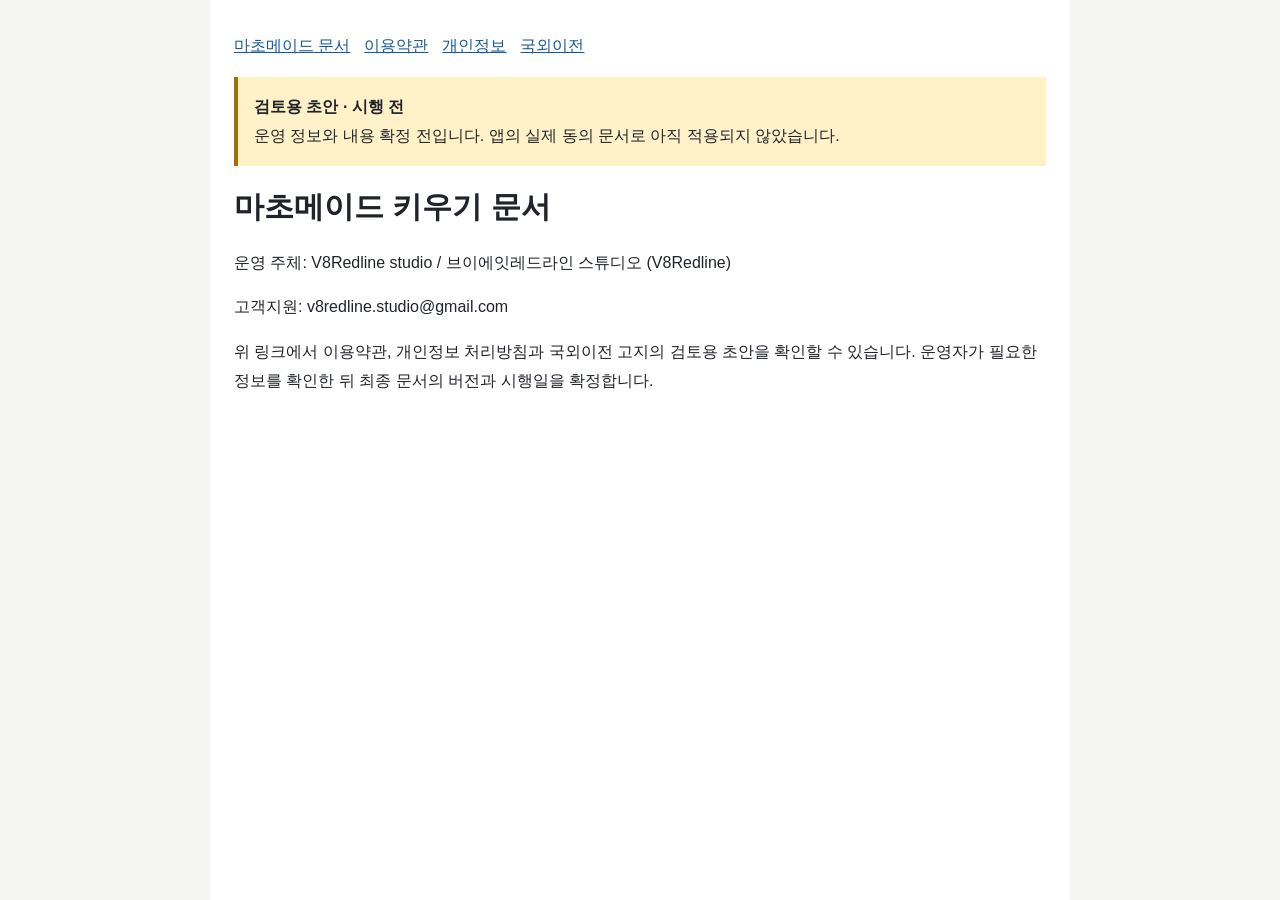
<file: machomade.html>
<!doctype html><html lang="ko"><head><meta charset="utf-8"><meta name="viewport" content="width=device-width,initial-scale=1"><meta name="robots" content="noindex,nofollow"><title>마초메이드 키우기 문서 · 검토용 초안</title><style>body{margin:0;background:#f5f5f2;color:#20242a;font:16px/1.8 -apple-system,BlinkMacSystemFont,"Segoe UI",sans-serif}main{max-width:860px;margin:auto;padding:32px 24px 64px;background:white;min-height:100vh;box-sizing:border-box}h1{font-size:30px;line-height:1.4}h2{font-size:21px;margin-top:32px}a{color:#145a9c;overflow-wrap:anywhere}.draft{padding:16px;background:#fff2c9;border-left:4px solid #a37000}table{border-collapse:collapse;width:100%;font-size:14px}td,th{border:1px solid #cfd4da;padding:10px;text-align:left;overflow-wrap:anywhere}code{overflow-wrap:anywhere}.table{overflow:auto}nav{display:flex;gap:14px;flex-wrap:wrap}p{overflow-wrap:anywhere}</style></head><body><main><nav><a href="machomade.html">마초메이드 문서</a><a href="machomade-terms.html">이용약관</a><a href="machomade-privacy.html">개인정보</a><a href="machomade-overseas.html">국외이전</a></nav><p class="draft"><strong>검토용 초안 · 시행 전</strong><br>운영 정보와 내용 확정 전입니다. 앱의 실제 동의 문서로 아직 적용되지 않았습니다.</p><h1>마초메이드 키우기 문서</h1><p>운영 주체: V8Redline studio / 브이에잇레드라인 스튜디오 (V8Redline)</p><p>고객지원: v8redline.studio@gmail.com</p><p>위 링크에서 이용약관, 개인정보 처리방침과 국외이전 고지의 검토용 초안을 확인할 수 있습니다. 운영자가 필요한 정보를 확인한 뒤 최종 문서의 버전과 시행일을 확정합니다.</p></main></body></html>
</file>
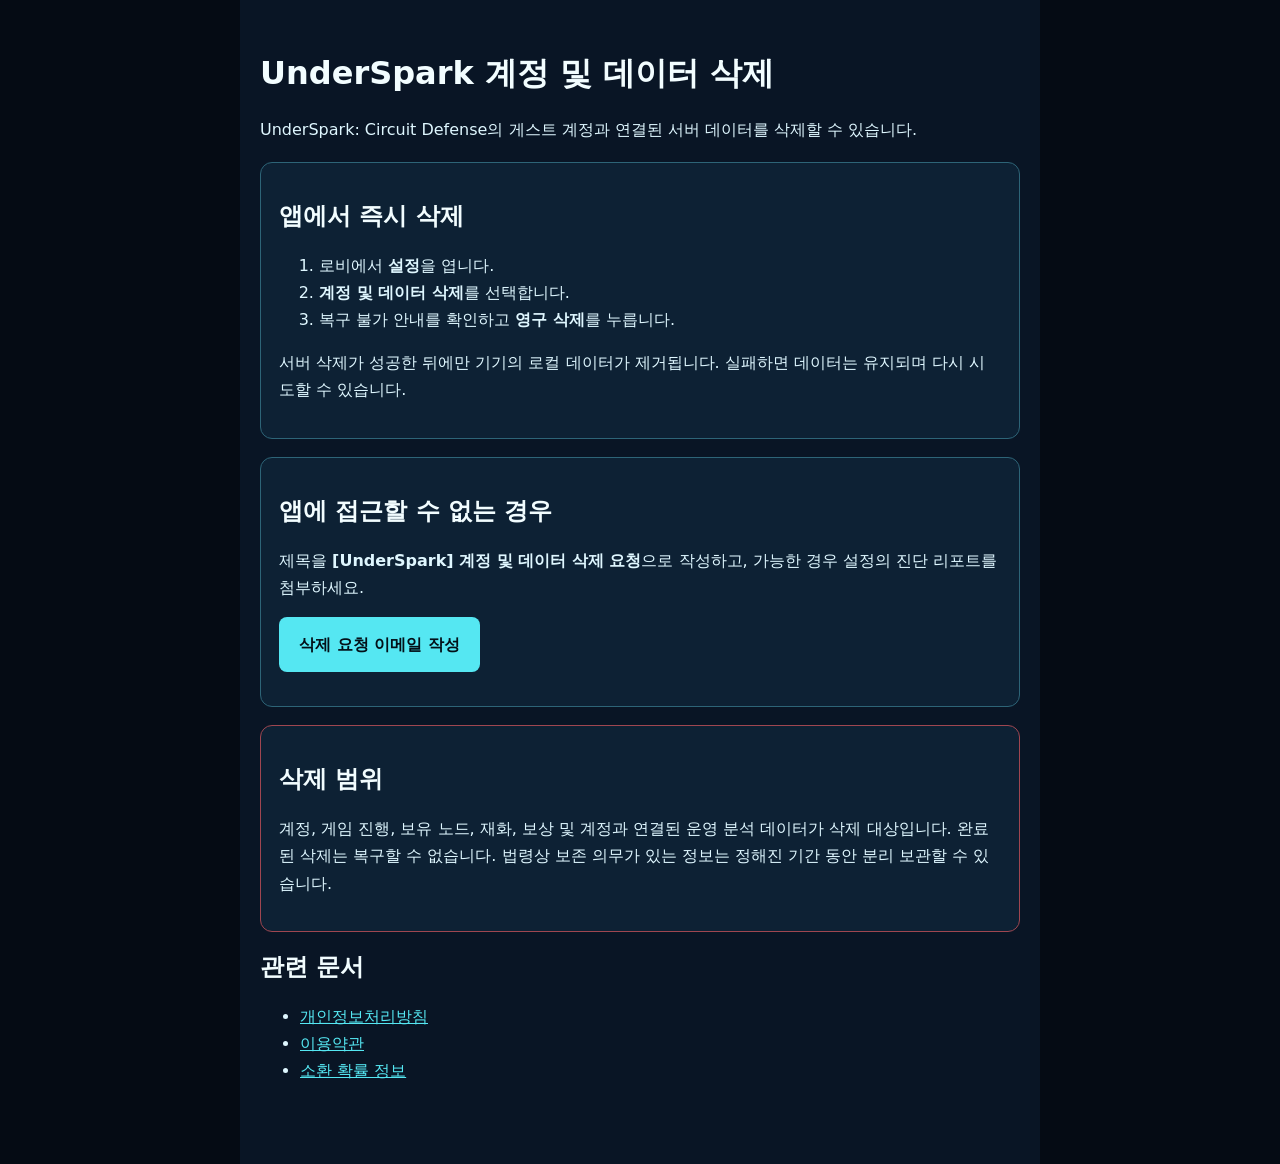
<file: underspark-delete-account.html>
<!doctype html>
<html lang="ko">
<head><meta charset="utf-8"><meta name="viewport" content="width=device-width,initial-scale=1">
<title>UnderSpark 계정 및 데이터 삭제</title>
<style>body{margin:0;color:#dff7ff;background:#050b14;font:16px/1.7 system-ui,sans-serif}main{max-width:760px;margin:auto;padding:32px 20px 64px;background:#091525}h1,h2{color:#f2fdff;line-height:1.3}a{color:#55e7f2}.card{background:#0d2134;border:1px solid #2d6477;border-radius:12px;padding:18px;margin:18px 0}.action{display:inline-block;padding:14px 20px;border-radius:8px;color:#031018;background:#55e7f2;font-weight:700;text-decoration:none}.warning{border-color:#9f4650}</style></head>
<body><main><h1>UnderSpark 계정 및 데이터 삭제</h1>
<p>UnderSpark: Circuit Defense의 게스트 계정과 연결된 서버 데이터를 삭제할 수 있습니다.</p>
<div class="card"><h2>앱에서 즉시 삭제</h2><ol><li>로비에서 <strong>설정</strong>을 엽니다.</li><li><strong>계정 및 데이터 삭제</strong>를 선택합니다.</li><li>복구 불가 안내를 확인하고 <strong>영구 삭제</strong>를 누릅니다.</li></ol><p>서버 삭제가 성공한 뒤에만 기기의 로컬 데이터가 제거됩니다. 실패하면 데이터는 유지되며 다시 시도할 수 있습니다.</p></div>
<div class="card"><h2>앱에 접근할 수 없는 경우</h2><p>제목을 <strong>[UnderSpark] 계정 및 데이터 삭제 요청</strong>으로 작성하고, 가능한 경우 설정의 진단 리포트를 첨부하세요.</p><p><a class="action" href="mailto:v8redlinestudio@gmail.com?subject=%5BUnderSpark%5D%20%EA%B3%84%EC%A0%95%20%EB%B0%8F%20%EB%8D%B0%EC%9D%B4%ED%84%B0%20%EC%82%AD%EC%A0%9C%20%EC%9A%94%EC%B2%AD">삭제 요청 이메일 작성</a></p></div>
<div class="card warning"><h2>삭제 범위</h2><p>계정, 게임 진행, 보유 노드, 재화, 보상 및 계정과 연결된 운영 분석 데이터가 삭제 대상입니다. 완료된 삭제는 복구할 수 없습니다. 법령상 보존 의무가 있는 정보는 정해진 기간 동안 분리 보관할 수 있습니다.</p></div>
<h2>관련 문서</h2><ul><li><a href="underspark-privacy.html">개인정보처리방침</a></li><li><a href="underspark-terms.html">이용약관</a></li><li><a href="underspark-gacha-odds.html">소환 확률 정보</a></li></ul>
</main></body></html>
</file>
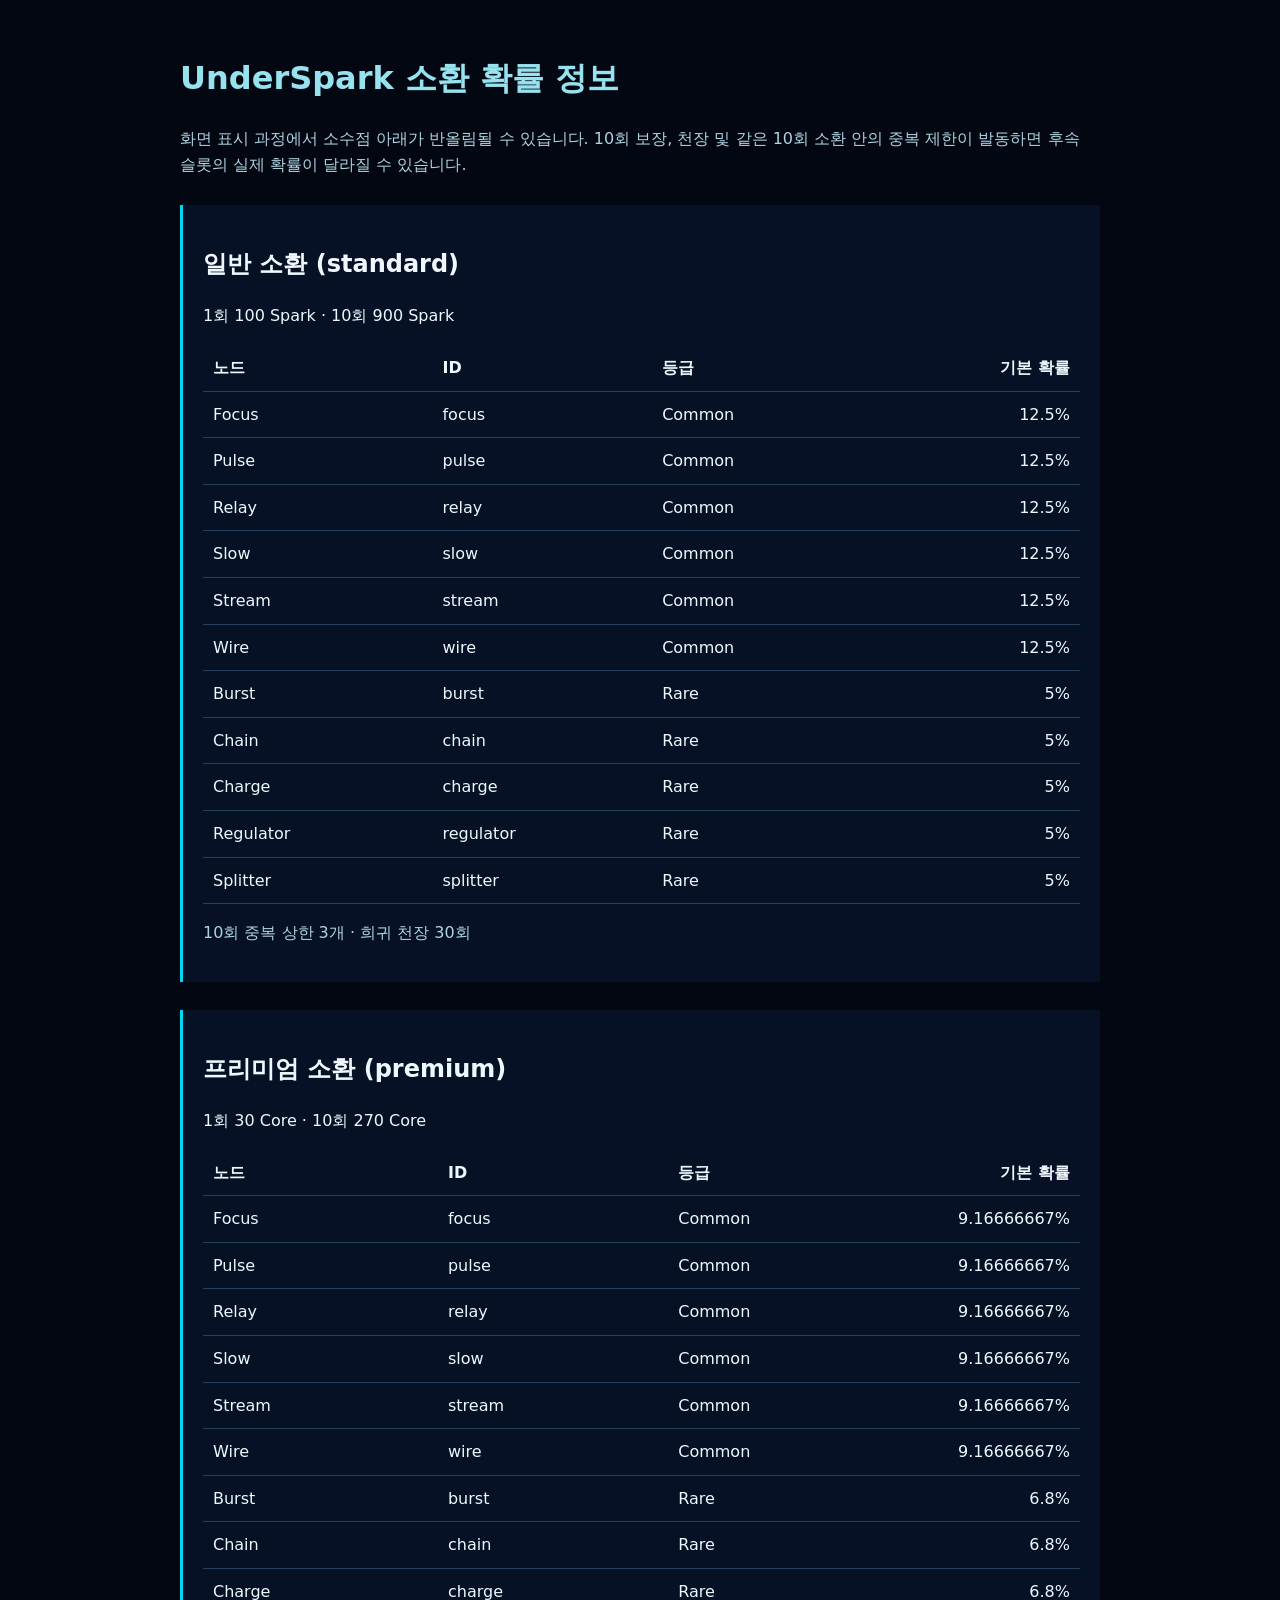
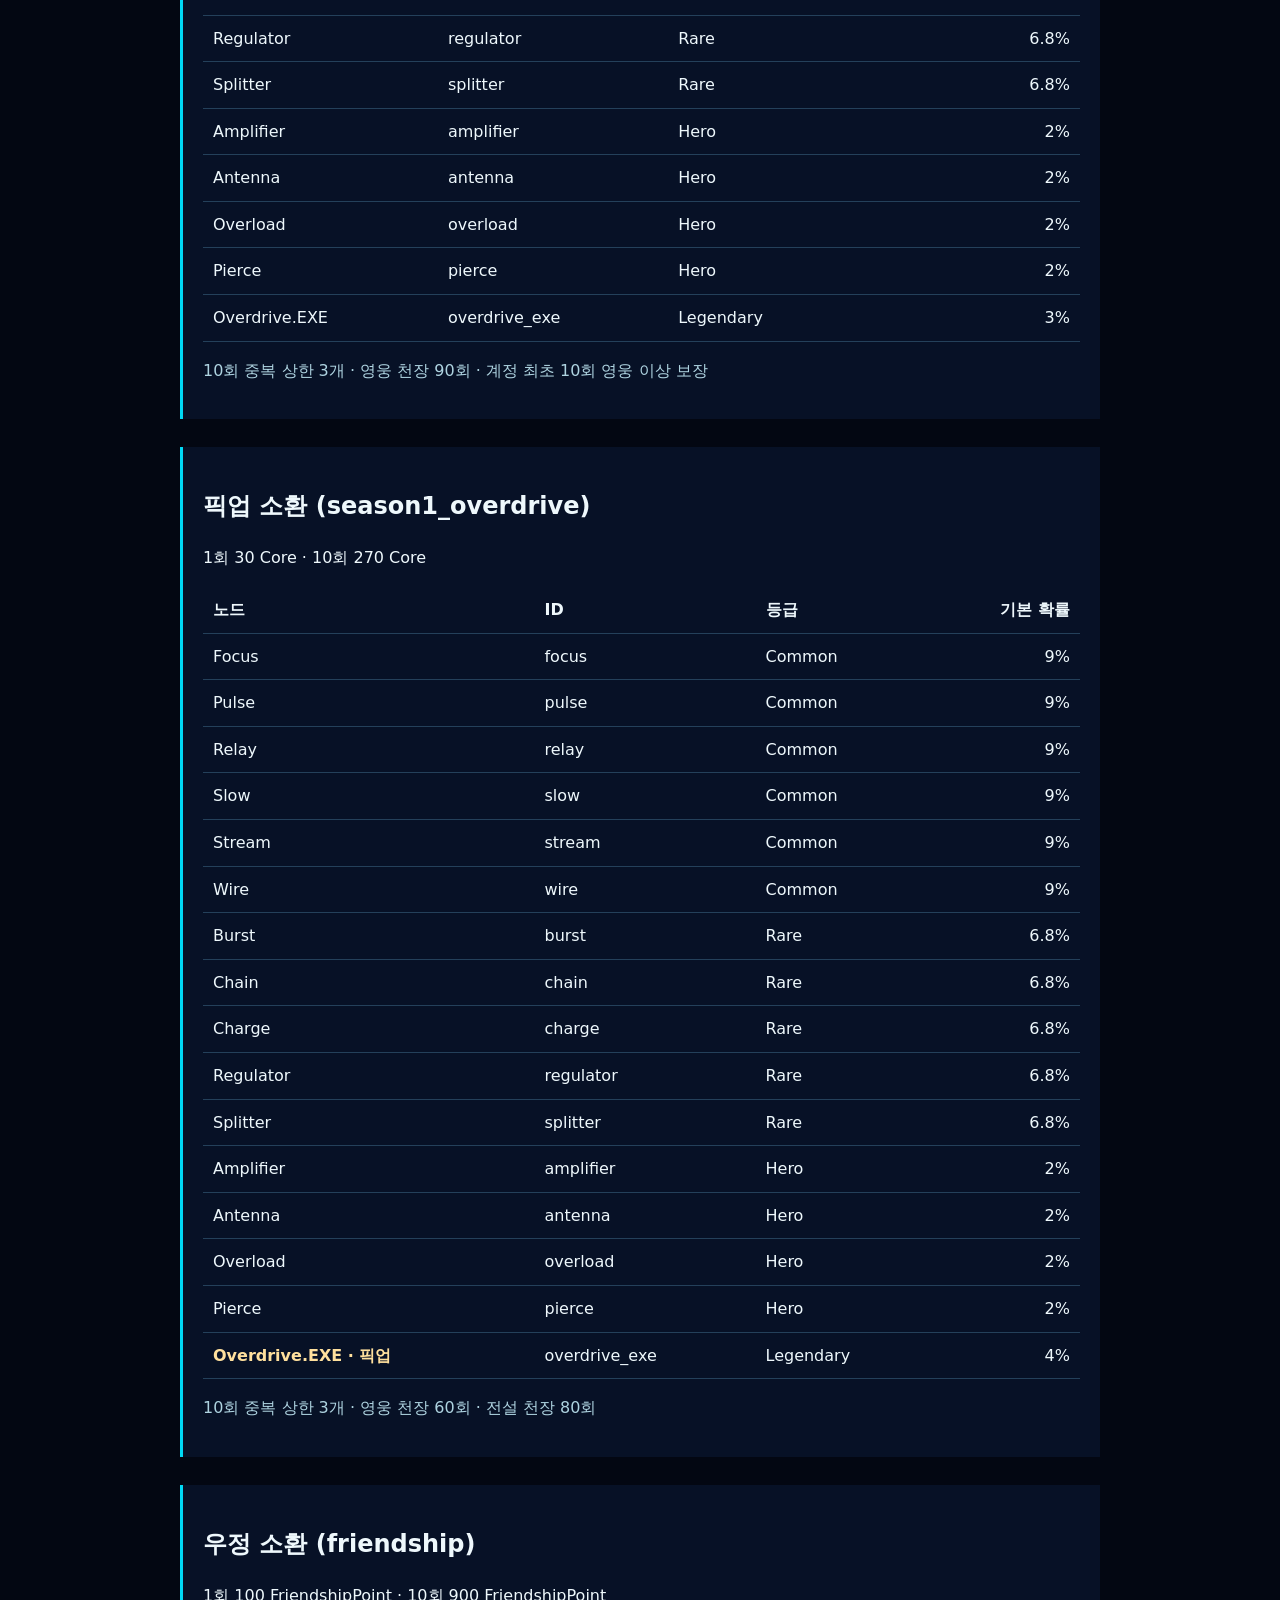
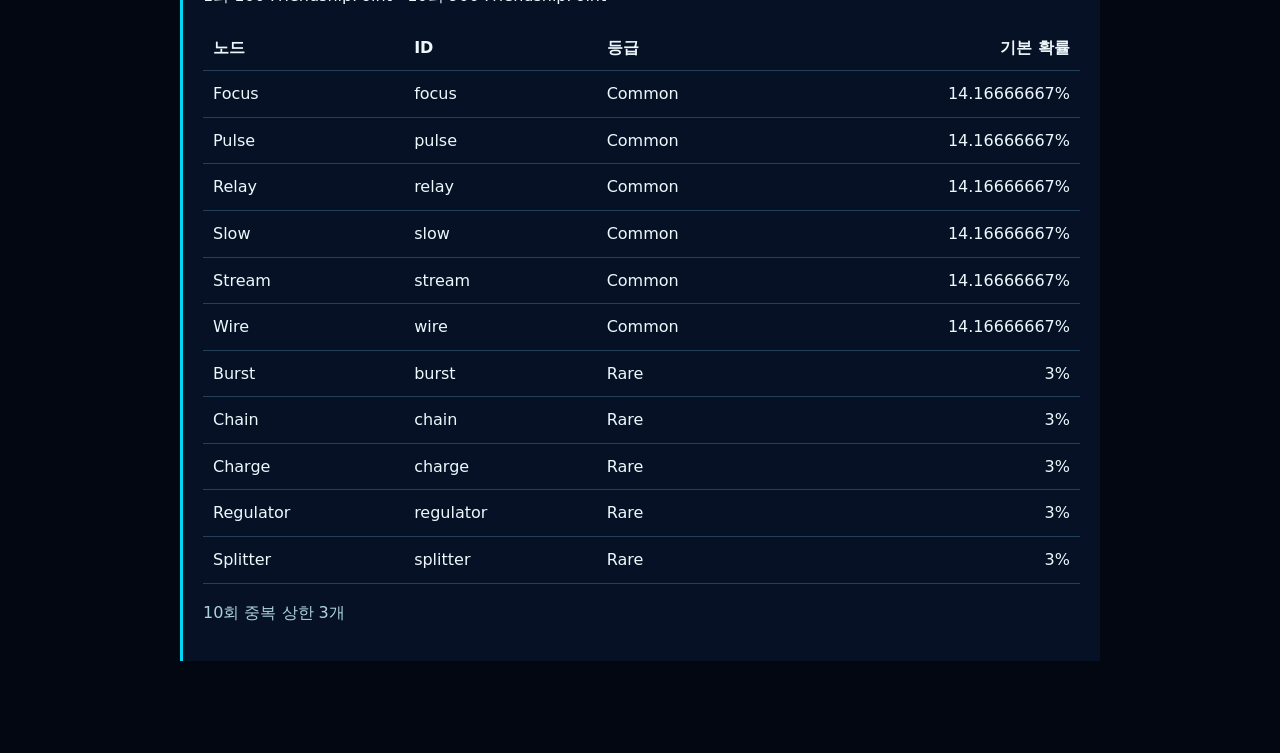
<file: underspark-gacha-odds.html>
<!doctype html>
<html lang="ko">
<head><meta charset="utf-8"><meta name="viewport" content="width=device-width,initial-scale=1">
<title>UnderSpark 소환 확률 정보</title>
<style>body{margin:0;background:#030712;color:#eef8fc;font:16px/1.6 system-ui,sans-serif}main{max-width:920px;margin:auto;padding:32px 20px 64px}h1{color:#96e2ee}section{margin:28px 0;padding:20px;background:#071126;border-left:3px solid #00d9f5}table{width:100%;border-collapse:collapse}th,td{padding:10px;border-bottom:1px solid #24405a;text-align:left}th:last-child,td:last-child{text-align:right}.featured{color:#ffe09d;font-weight:700}.notice{color:#aed3e0}</style></head>
<body><main><h1>UnderSpark 소환 확률 정보</h1>
<p class="notice">&#54868;&#47732; &#54364;&#49884; &#44284;&#51221;&#50640;&#49436; &#49548;&#49688;&#51216; &#50500;&#47000;&#44032; &#48152;&#50732;&#47548;&#46112; &#49688; &#51080;&#49845;&#45768;&#45796;. 10&#54924; &#48372;&#51109;, &#52380;&#51109; &#48143; &#44057;&#51008; 10&#54924; &#49548;&#54872; &#50504;&#51032; &#51473;&#48373; &#51228;&#54620;&#51060; &#48156;&#46041;&#54616;&#47732; &#54980;&#49549; &#49836;&#47215;&#51032; &#49892;&#51228; &#54869;&#47456;&#51060; &#45804;&#46972;&#51656; &#49688; &#51080;&#49845;&#45768;&#45796;.</p>
<section><h2>&#51068;&#48152; &#49548;&#54872; (standard)</h2>
<p>1회 100 Spark · 10회 900 Spark</p>
<table><thead><tr><th>노드</th><th>ID</th><th>등급</th><th>기본 확률</th></tr></thead><tbody>
<tr><td>Focus</td><td>focus</td><td>Common</td><td>12.5%</td></tr>
<tr><td>Pulse</td><td>pulse</td><td>Common</td><td>12.5%</td></tr>
<tr><td>Relay</td><td>relay</td><td>Common</td><td>12.5%</td></tr>
<tr><td>Slow</td><td>slow</td><td>Common</td><td>12.5%</td></tr>
<tr><td>Stream</td><td>stream</td><td>Common</td><td>12.5%</td></tr>
<tr><td>Wire</td><td>wire</td><td>Common</td><td>12.5%</td></tr>
<tr><td>Burst</td><td>burst</td><td>Rare</td><td>5%</td></tr>
<tr><td>Chain</td><td>chain</td><td>Rare</td><td>5%</td></tr>
<tr><td>Charge</td><td>charge</td><td>Rare</td><td>5%</td></tr>
<tr><td>Regulator</td><td>regulator</td><td>Rare</td><td>5%</td></tr>
<tr><td>Splitter</td><td>splitter</td><td>Rare</td><td>5%</td></tr>
</tbody></table>
<p class="notice">10회 중복 상한 3개 · 희귀 천장 30회</p></section>
<section><h2>&#54532;&#47532;&#48120;&#50628; &#49548;&#54872; (premium)</h2>
<p>1회 30 Core · 10회 270 Core</p>
<table><thead><tr><th>노드</th><th>ID</th><th>등급</th><th>기본 확률</th></tr></thead><tbody>
<tr><td>Focus</td><td>focus</td><td>Common</td><td>9.16666667%</td></tr>
<tr><td>Pulse</td><td>pulse</td><td>Common</td><td>9.16666667%</td></tr>
<tr><td>Relay</td><td>relay</td><td>Common</td><td>9.16666667%</td></tr>
<tr><td>Slow</td><td>slow</td><td>Common</td><td>9.16666667%</td></tr>
<tr><td>Stream</td><td>stream</td><td>Common</td><td>9.16666667%</td></tr>
<tr><td>Wire</td><td>wire</td><td>Common</td><td>9.16666667%</td></tr>
<tr><td>Burst</td><td>burst</td><td>Rare</td><td>6.8%</td></tr>
<tr><td>Chain</td><td>chain</td><td>Rare</td><td>6.8%</td></tr>
<tr><td>Charge</td><td>charge</td><td>Rare</td><td>6.8%</td></tr>
<tr><td>Regulator</td><td>regulator</td><td>Rare</td><td>6.8%</td></tr>
<tr><td>Splitter</td><td>splitter</td><td>Rare</td><td>6.8%</td></tr>
<tr><td>Amplifier</td><td>amplifier</td><td>Hero</td><td>2%</td></tr>
<tr><td>Antenna</td><td>antenna</td><td>Hero</td><td>2%</td></tr>
<tr><td>Overload</td><td>overload</td><td>Hero</td><td>2%</td></tr>
<tr><td>Pierce</td><td>pierce</td><td>Hero</td><td>2%</td></tr>
<tr><td>Overdrive.EXE</td><td>overdrive_exe</td><td>Legendary</td><td>3%</td></tr>
</tbody></table>
<p class="notice">10회 중복 상한 3개 · 영웅 천장 90회 · 계정 최초 10회 영웅 이상 보장</p></section>
<section><h2>&#54589;&#50629; &#49548;&#54872; (season1_overdrive)</h2>
<p>1회 30 Core · 10회 270 Core</p>
<table><thead><tr><th>노드</th><th>ID</th><th>등급</th><th>기본 확률</th></tr></thead><tbody>
<tr><td>Focus</td><td>focus</td><td>Common</td><td>9%</td></tr>
<tr><td>Pulse</td><td>pulse</td><td>Common</td><td>9%</td></tr>
<tr><td>Relay</td><td>relay</td><td>Common</td><td>9%</td></tr>
<tr><td>Slow</td><td>slow</td><td>Common</td><td>9%</td></tr>
<tr><td>Stream</td><td>stream</td><td>Common</td><td>9%</td></tr>
<tr><td>Wire</td><td>wire</td><td>Common</td><td>9%</td></tr>
<tr><td>Burst</td><td>burst</td><td>Rare</td><td>6.8%</td></tr>
<tr><td>Chain</td><td>chain</td><td>Rare</td><td>6.8%</td></tr>
<tr><td>Charge</td><td>charge</td><td>Rare</td><td>6.8%</td></tr>
<tr><td>Regulator</td><td>regulator</td><td>Rare</td><td>6.8%</td></tr>
<tr><td>Splitter</td><td>splitter</td><td>Rare</td><td>6.8%</td></tr>
<tr><td>Amplifier</td><td>amplifier</td><td>Hero</td><td>2%</td></tr>
<tr><td>Antenna</td><td>antenna</td><td>Hero</td><td>2%</td></tr>
<tr><td>Overload</td><td>overload</td><td>Hero</td><td>2%</td></tr>
<tr><td>Pierce</td><td>pierce</td><td>Hero</td><td>2%</td></tr>
<tr><td class="featured">Overdrive.EXE · 픽업</td><td>overdrive_exe</td><td>Legendary</td><td>4%</td></tr>
</tbody></table>
<p class="notice">10회 중복 상한 3개 · 영웅 천장 60회 · 전설 천장 80회</p></section>
<section><h2>&#50864;&#51221; &#49548;&#54872; (friendship)</h2>
<p>1회 100 FriendshipPoint · 10회 900 FriendshipPoint</p>
<table><thead><tr><th>노드</th><th>ID</th><th>등급</th><th>기본 확률</th></tr></thead><tbody>
<tr><td>Focus</td><td>focus</td><td>Common</td><td>14.16666667%</td></tr>
<tr><td>Pulse</td><td>pulse</td><td>Common</td><td>14.16666667%</td></tr>
<tr><td>Relay</td><td>relay</td><td>Common</td><td>14.16666667%</td></tr>
<tr><td>Slow</td><td>slow</td><td>Common</td><td>14.16666667%</td></tr>
<tr><td>Stream</td><td>stream</td><td>Common</td><td>14.16666667%</td></tr>
<tr><td>Wire</td><td>wire</td><td>Common</td><td>14.16666667%</td></tr>
<tr><td>Burst</td><td>burst</td><td>Rare</td><td>3%</td></tr>
<tr><td>Chain</td><td>chain</td><td>Rare</td><td>3%</td></tr>
<tr><td>Charge</td><td>charge</td><td>Rare</td><td>3%</td></tr>
<tr><td>Regulator</td><td>regulator</td><td>Rare</td><td>3%</td></tr>
<tr><td>Splitter</td><td>splitter</td><td>Rare</td><td>3%</td></tr>
</tbody></table>
<p class="notice">10회 중복 상한 3개</p></section>
</main></body></html>
</file>
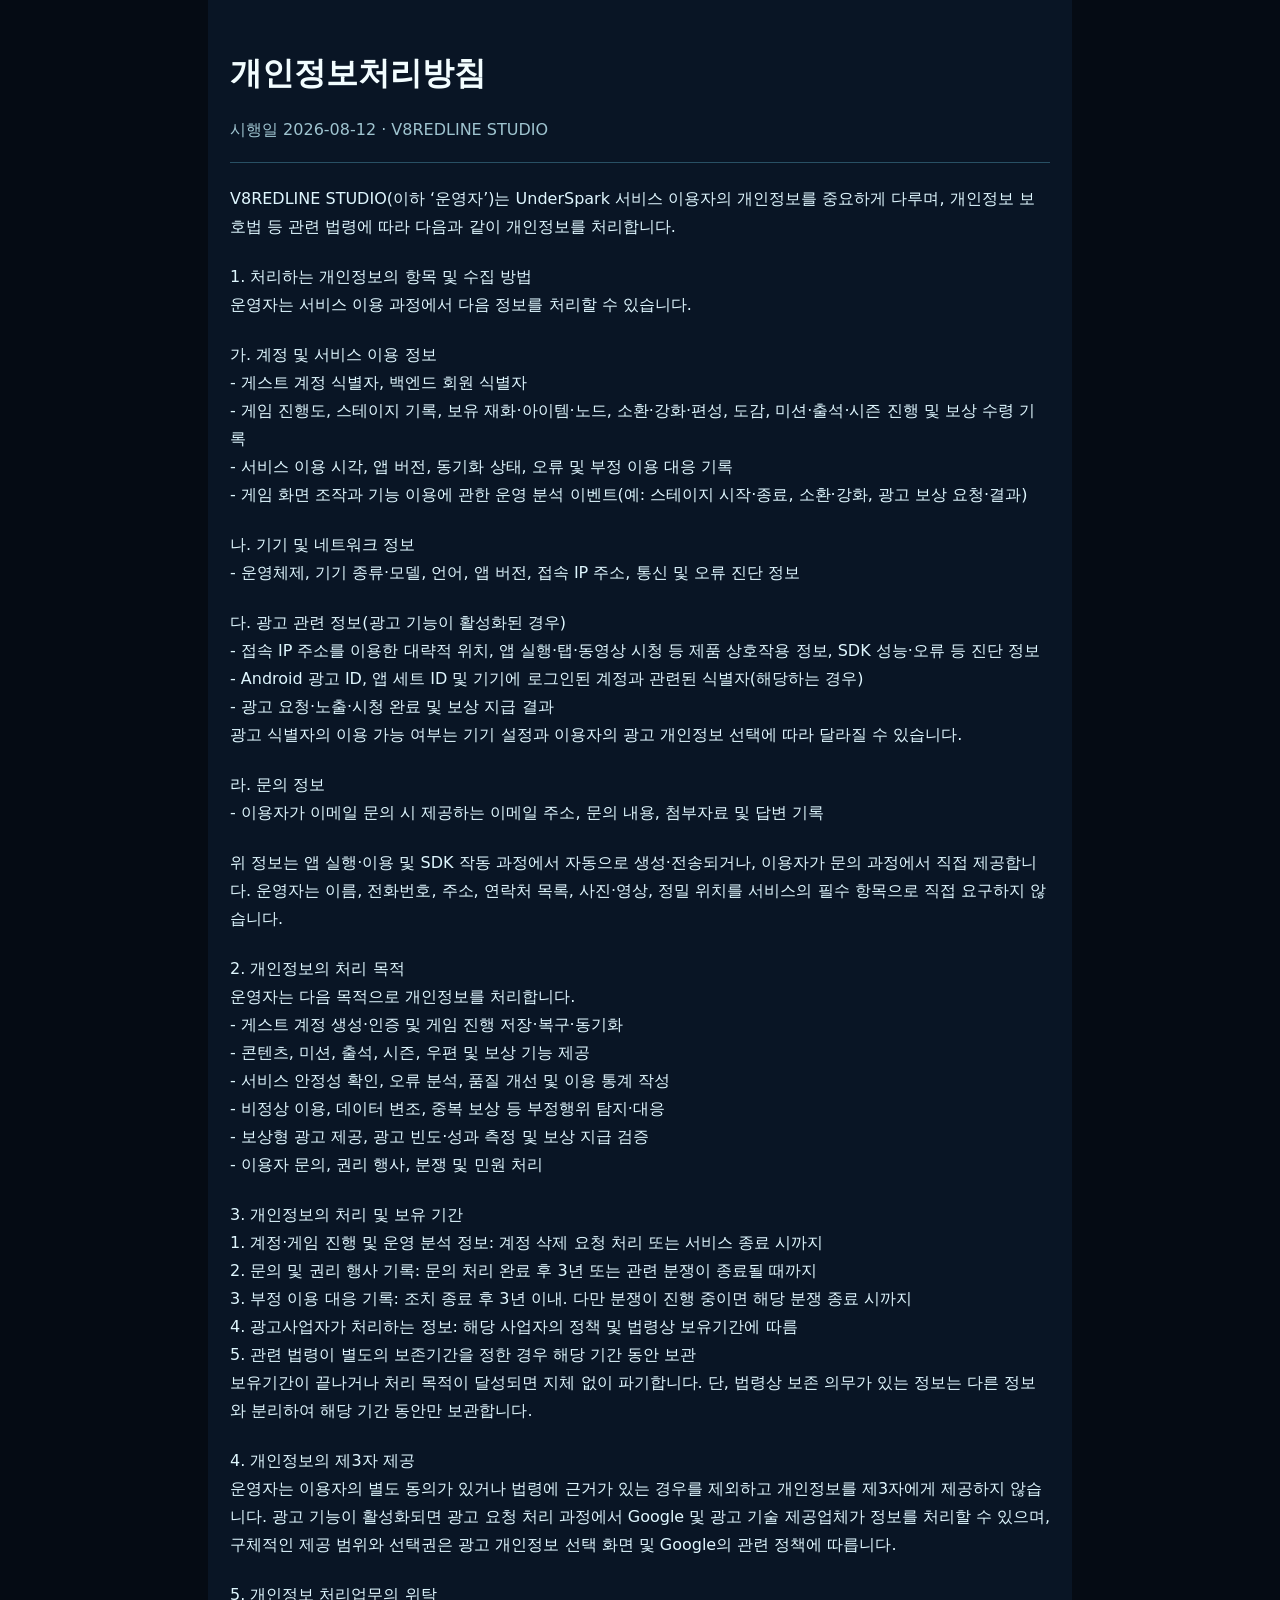
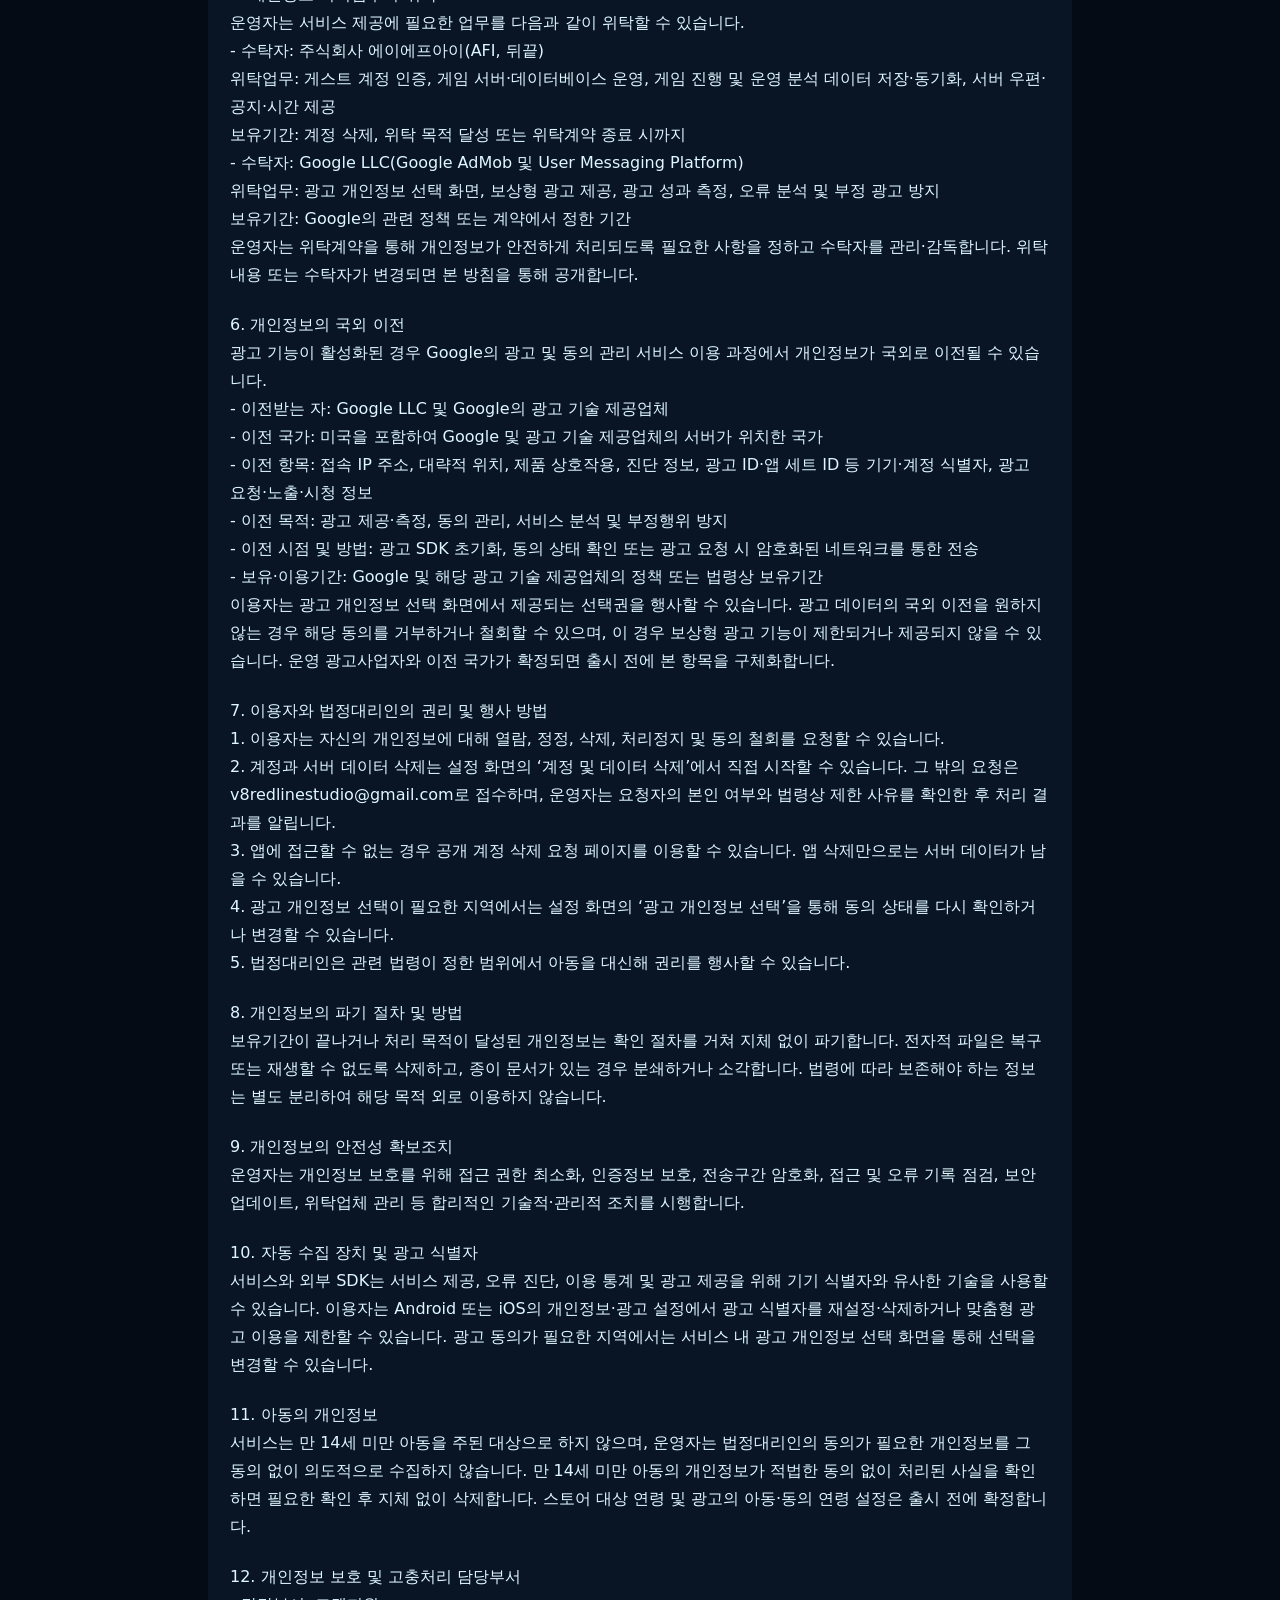
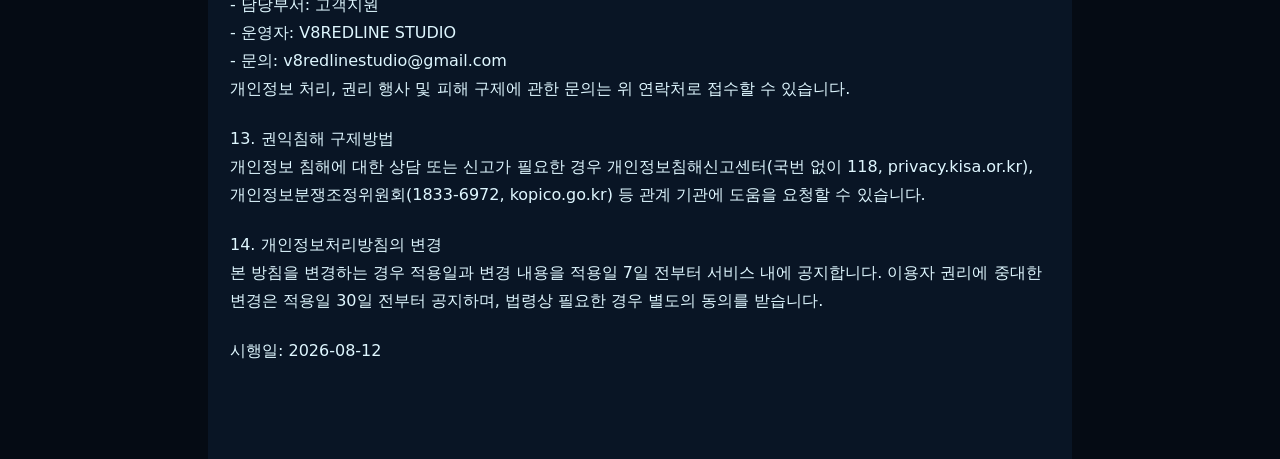
<file: underspark-privacy.html>
<!doctype html>
<html lang="ko">
<head><meta charset="utf-8"><meta name="viewport" content="width=device-width,initial-scale=1">
<title>개인정보처리방침</title>
<style>body{margin:0;background:#050b14;color:#dff7ff;font:16px/1.75 system-ui,sans-serif}main{max-width:820px;margin:auto;padding:32px 22px 72px;background:#091525}h1{color:#f2fdff;line-height:1.3}p{white-space:normal;margin:0 0 22px}a{color:#55e7f2}.meta{color:#9fc4d0;border-bottom:1px solid #285064;padding-bottom:18px}</style></head>
<body><main><h1>개인정보처리방침</h1><p class="meta">시행일 2026-08-12 · V8REDLINE STUDIO</p>
<p>V8REDLINE STUDIO(이하 ‘운영자’)는 UnderSpark 서비스 이용자의 개인정보를 중요하게 다루며, 개인정보 보호법 등 관련 법령에 따라 다음과 같이 개인정보를 처리합니다.</p>
<p>1. 처리하는 개인정보의 항목 및 수집 방법<br>운영자는 서비스 이용 과정에서 다음 정보를 처리할 수 있습니다.</p>
<p>가. 계정 및 서비스 이용 정보<br>- 게스트 계정 식별자, 백엔드 회원 식별자<br>- 게임 진행도, 스테이지 기록, 보유 재화·아이템·노드, 소환·강화·편성, 도감, 미션·출석·시즌 진행 및 보상 수령 기록<br>- 서비스 이용 시각, 앱 버전, 동기화 상태, 오류 및 부정 이용 대응 기록<br>- 게임 화면 조작과 기능 이용에 관한 운영 분석 이벤트(예: 스테이지 시작·종료, 소환·강화, 광고 보상 요청·결과)</p>
<p>나. 기기 및 네트워크 정보<br>- 운영체제, 기기 종류·모델, 언어, 앱 버전, 접속 IP 주소, 통신 및 오류 진단 정보</p>
<p>다. 광고 관련 정보(광고 기능이 활성화된 경우)<br>- 접속 IP 주소를 이용한 대략적 위치, 앱 실행·탭·동영상 시청 등 제품 상호작용 정보, SDK 성능·오류 등 진단 정보<br>- Android 광고 ID, 앱 세트 ID 및 기기에 로그인된 계정과 관련된 식별자(해당하는 경우)<br>- 광고 요청·노출·시청 완료 및 보상 지급 결과<br>광고 식별자의 이용 가능 여부는 기기 설정과 이용자의 광고 개인정보 선택에 따라 달라질 수 있습니다.</p>
<p>라. 문의 정보<br>- 이용자가 이메일 문의 시 제공하는 이메일 주소, 문의 내용, 첨부자료 및 답변 기록</p>
<p>위 정보는 앱 실행·이용 및 SDK 작동 과정에서 자동으로 생성·전송되거나, 이용자가 문의 과정에서 직접 제공합니다. 운영자는 이름, 전화번호, 주소, 연락처 목록, 사진·영상, 정밀 위치를 서비스의 필수 항목으로 직접 요구하지 않습니다.</p>
<p>2. 개인정보의 처리 목적<br>운영자는 다음 목적으로 개인정보를 처리합니다.<br>- 게스트 계정 생성·인증 및 게임 진행 저장·복구·동기화<br>- 콘텐츠, 미션, 출석, 시즌, 우편 및 보상 기능 제공<br>- 서비스 안정성 확인, 오류 분석, 품질 개선 및 이용 통계 작성<br>- 비정상 이용, 데이터 변조, 중복 보상 등 부정행위 탐지·대응<br>- 보상형 광고 제공, 광고 빈도·성과 측정 및 보상 지급 검증<br>- 이용자 문의, 권리 행사, 분쟁 및 민원 처리</p>
<p>3. 개인정보의 처리 및 보유 기간<br>1. 계정·게임 진행 및 운영 분석 정보: 계정 삭제 요청 처리 또는 서비스 종료 시까지<br>2. 문의 및 권리 행사 기록: 문의 처리 완료 후 3년 또는 관련 분쟁이 종료될 때까지<br>3. 부정 이용 대응 기록: 조치 종료 후 3년 이내. 다만 분쟁이 진행 중이면 해당 분쟁 종료 시까지<br>4. 광고사업자가 처리하는 정보: 해당 사업자의 정책 및 법령상 보유기간에 따름<br>5. 관련 법령이 별도의 보존기간을 정한 경우 해당 기간 동안 보관<br>보유기간이 끝나거나 처리 목적이 달성되면 지체 없이 파기합니다. 단, 법령상 보존 의무가 있는 정보는 다른 정보와 분리하여 해당 기간 동안만 보관합니다.</p>
<p>4. 개인정보의 제3자 제공<br>운영자는 이용자의 별도 동의가 있거나 법령에 근거가 있는 경우를 제외하고 개인정보를 제3자에게 제공하지 않습니다. 광고 기능이 활성화되면 광고 요청 처리 과정에서 Google 및 광고 기술 제공업체가 정보를 처리할 수 있으며, 구체적인 제공 범위와 선택권은 광고 개인정보 선택 화면 및 Google의 관련 정책에 따릅니다.</p>
<p>5. 개인정보 처리업무의 위탁<br>운영자는 서비스 제공에 필요한 업무를 다음과 같이 위탁할 수 있습니다.<br>- 수탁자: 주식회사 에이에프아이(AFI, 뒤끝)<br>  위탁업무: 게스트 계정 인증, 게임 서버·데이터베이스 운영, 게임 진행 및 운영 분석 데이터 저장·동기화, 서버 우편·공지·시간 제공<br>  보유기간: 계정 삭제, 위탁 목적 달성 또는 위탁계약 종료 시까지<br>- 수탁자: Google LLC(Google AdMob 및 User Messaging Platform)<br>  위탁업무: 광고 개인정보 선택 화면, 보상형 광고 제공, 광고 성과 측정, 오류 분석 및 부정 광고 방지<br>  보유기간: Google의 관련 정책 또는 계약에서 정한 기간<br>운영자는 위탁계약을 통해 개인정보가 안전하게 처리되도록 필요한 사항을 정하고 수탁자를 관리·감독합니다. 위탁 내용 또는 수탁자가 변경되면 본 방침을 통해 공개합니다.</p>
<p>6. 개인정보의 국외 이전<br>광고 기능이 활성화된 경우 Google의 광고 및 동의 관리 서비스 이용 과정에서 개인정보가 국외로 이전될 수 있습니다.<br>- 이전받는 자: Google LLC 및 Google의 광고 기술 제공업체<br>- 이전 국가: 미국을 포함하여 Google 및 광고 기술 제공업체의 서버가 위치한 국가<br>- 이전 항목: 접속 IP 주소, 대략적 위치, 제품 상호작용, 진단 정보, 광고 ID·앱 세트 ID 등 기기·계정 식별자, 광고 요청·노출·시청 정보<br>- 이전 목적: 광고 제공·측정, 동의 관리, 서비스 분석 및 부정행위 방지<br>- 이전 시점 및 방법: 광고 SDK 초기화, 동의 상태 확인 또는 광고 요청 시 암호화된 네트워크를 통한 전송<br>- 보유·이용기간: Google 및 해당 광고 기술 제공업체의 정책 또는 법령상 보유기간<br>이용자는 광고 개인정보 선택 화면에서 제공되는 선택권을 행사할 수 있습니다. 광고 데이터의 국외 이전을 원하지 않는 경우 해당 동의를 거부하거나 철회할 수 있으며, 이 경우 보상형 광고 기능이 제한되거나 제공되지 않을 수 있습니다. 운영 광고사업자와 이전 국가가 확정되면 출시 전에 본 항목을 구체화합니다.</p>
<p>7. 이용자와 법정대리인의 권리 및 행사 방법<br>1. 이용자는 자신의 개인정보에 대해 열람, 정정, 삭제, 처리정지 및 동의 철회를 요청할 수 있습니다.<br>2. 계정과 서버 데이터 삭제는 설정 화면의 ‘계정 및 데이터 삭제’에서 직접 시작할 수 있습니다. 그 밖의 요청은 v8redlinestudio@gmail.com로 접수하며, 운영자는 요청자의 본인 여부와 법령상 제한 사유를 확인한 후 처리 결과를 알립니다.<br>3. 앱에 접근할 수 없는 경우 공개 계정 삭제 요청 페이지를 이용할 수 있습니다. 앱 삭제만으로는 서버 데이터가 남을 수 있습니다.<br>4. 광고 개인정보 선택이 필요한 지역에서는 설정 화면의 ‘광고 개인정보 선택’을 통해 동의 상태를 다시 확인하거나 변경할 수 있습니다.<br>5. 법정대리인은 관련 법령이 정한 범위에서 아동을 대신해 권리를 행사할 수 있습니다.</p>
<p>8. 개인정보의 파기 절차 및 방법<br>보유기간이 끝나거나 처리 목적이 달성된 개인정보는 확인 절차를 거쳐 지체 없이 파기합니다. 전자적 파일은 복구 또는 재생할 수 없도록 삭제하고, 종이 문서가 있는 경우 분쇄하거나 소각합니다. 법령에 따라 보존해야 하는 정보는 별도 분리하여 해당 목적 외로 이용하지 않습니다.</p>
<p>9. 개인정보의 안전성 확보조치<br>운영자는 개인정보 보호를 위해 접근 권한 최소화, 인증정보 보호, 전송구간 암호화, 접근 및 오류 기록 점검, 보안 업데이트, 위탁업체 관리 등 합리적인 기술적·관리적 조치를 시행합니다.</p>
<p>10. 자동 수집 장치 및 광고 식별자<br>서비스와 외부 SDK는 서비스 제공, 오류 진단, 이용 통계 및 광고 제공을 위해 기기 식별자와 유사한 기술을 사용할 수 있습니다. 이용자는 Android 또는 iOS의 개인정보·광고 설정에서 광고 식별자를 재설정·삭제하거나 맞춤형 광고 이용을 제한할 수 있습니다. 광고 동의가 필요한 지역에서는 서비스 내 광고 개인정보 선택 화면을 통해 선택을 변경할 수 있습니다.</p>
<p>11. 아동의 개인정보<br>서비스는 만 14세 미만 아동을 주된 대상으로 하지 않으며, 운영자는 법정대리인의 동의가 필요한 개인정보를 그 동의 없이 의도적으로 수집하지 않습니다. 만 14세 미만 아동의 개인정보가 적법한 동의 없이 처리된 사실을 확인하면 필요한 확인 후 지체 없이 삭제합니다. 스토어 대상 연령 및 광고의 아동·동의 연령 설정은 출시 전에 확정합니다.</p>
<p>12. 개인정보 보호 및 고충처리 담당부서<br>- 담당부서: 고객지원<br>- 운영자: V8REDLINE STUDIO<br>- 문의: v8redlinestudio@gmail.com<br>개인정보 처리, 권리 행사 및 피해 구제에 관한 문의는 위 연락처로 접수할 수 있습니다.</p>
<p>13. 권익침해 구제방법<br>개인정보 침해에 대한 상담 또는 신고가 필요한 경우 개인정보침해신고센터(국번 없이 118, privacy.kisa.or.kr), 개인정보분쟁조정위원회(1833-6972, kopico.go.kr) 등 관계 기관에 도움을 요청할 수 있습니다.</p>
<p>14. 개인정보처리방침의 변경<br>본 방침을 변경하는 경우 적용일과 변경 내용을 적용일 7일 전부터 서비스 내에 공지합니다. 이용자 권리에 중대한 변경은 적용일 30일 전부터 공지하며, 법령상 필요한 경우 별도의 동의를 받습니다.</p>
<p>시행일: 2026-08-12</p>
</main></body></html>
</file>
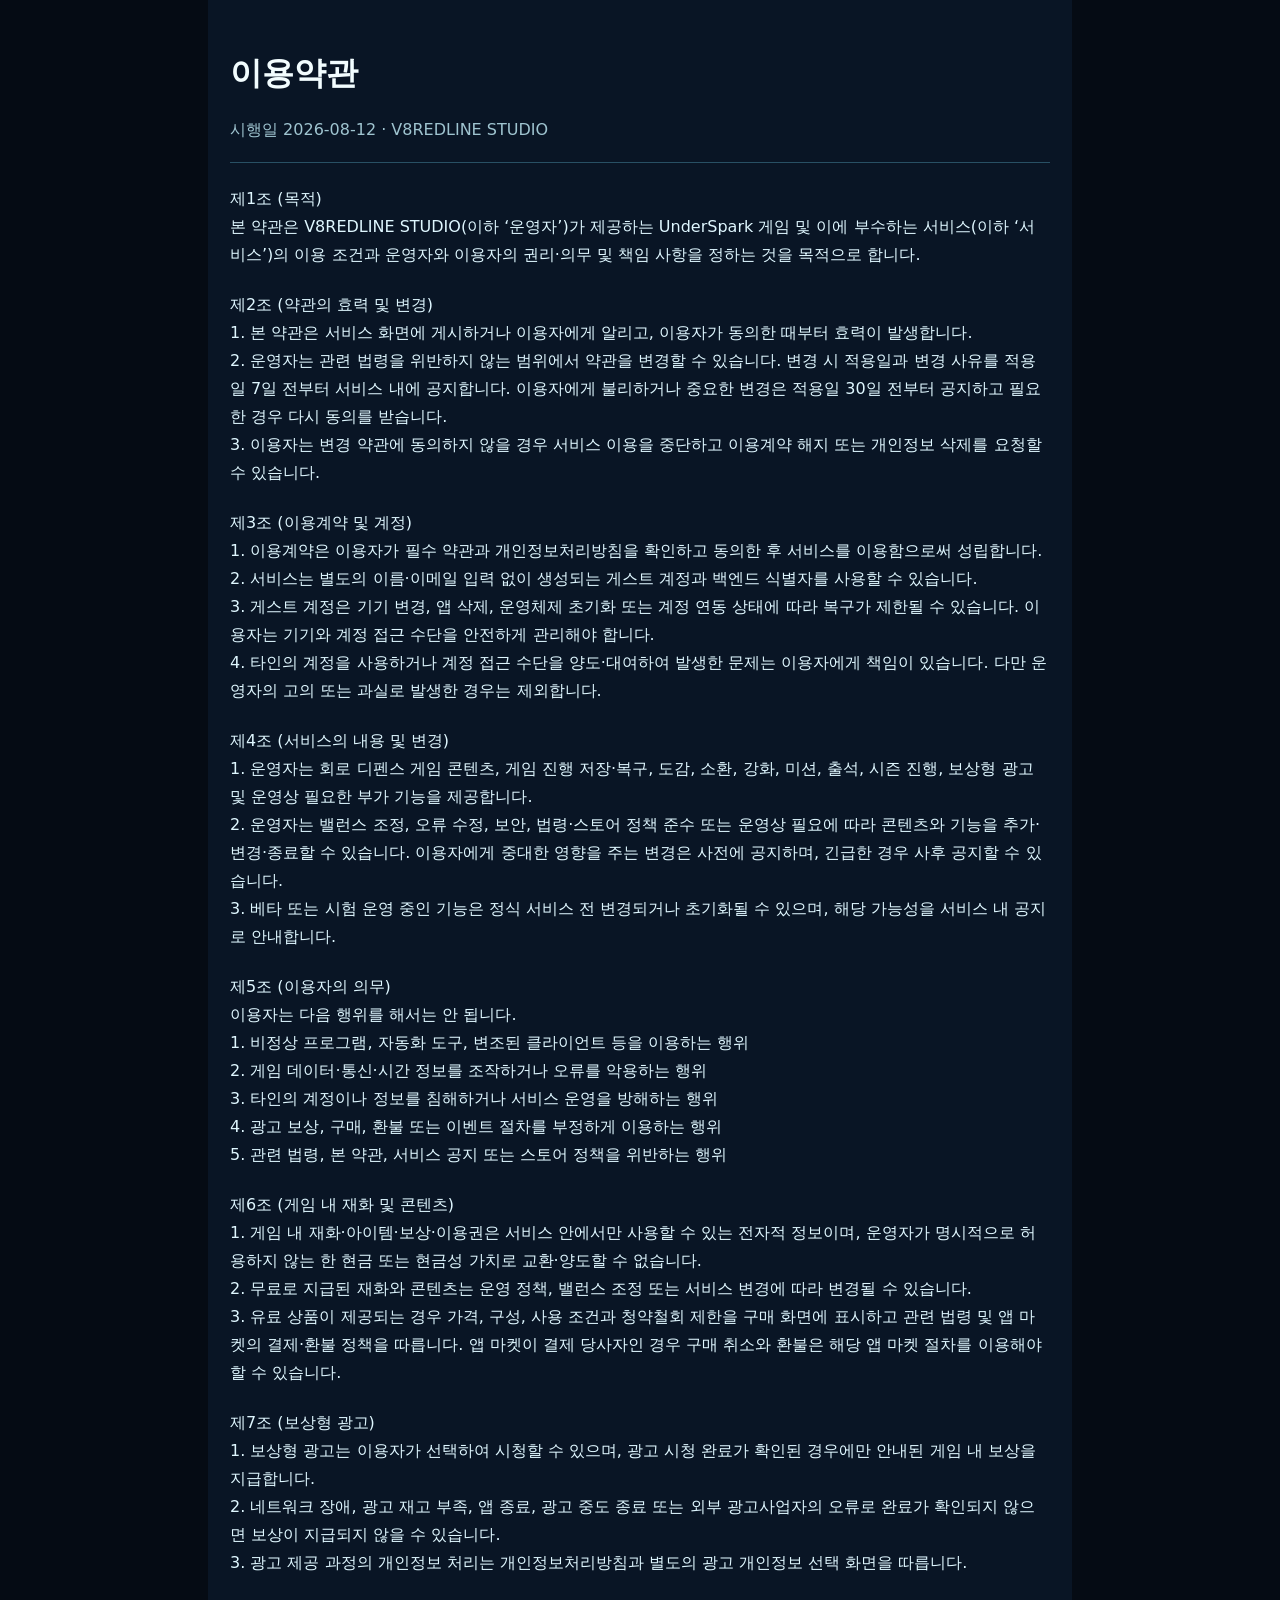
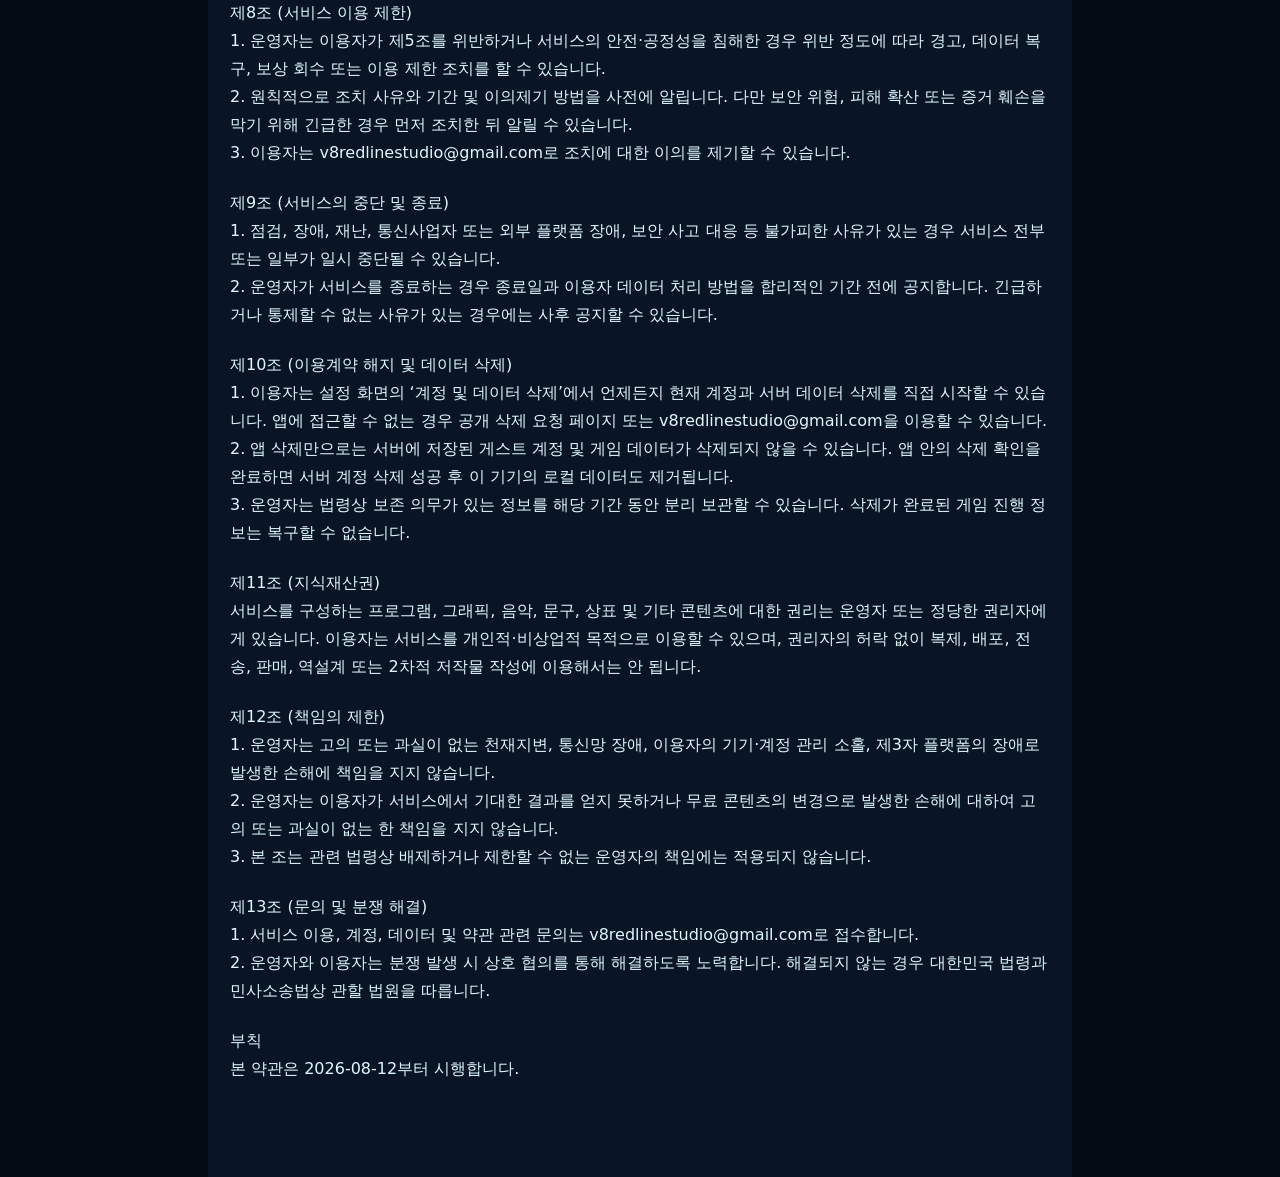
<file: underspark-terms.html>
<!doctype html>
<html lang="ko">
<head><meta charset="utf-8"><meta name="viewport" content="width=device-width,initial-scale=1">
<title>이용약관</title>
<style>body{margin:0;background:#050b14;color:#dff7ff;font:16px/1.75 system-ui,sans-serif}main{max-width:820px;margin:auto;padding:32px 22px 72px;background:#091525}h1{color:#f2fdff;line-height:1.3}p{white-space:normal;margin:0 0 22px}a{color:#55e7f2}.meta{color:#9fc4d0;border-bottom:1px solid #285064;padding-bottom:18px}</style></head>
<body><main><h1>이용약관</h1><p class="meta">시행일 2026-08-12 · V8REDLINE STUDIO</p>
<p>제1조 (목적)<br>본 약관은 V8REDLINE STUDIO(이하 ‘운영자’)가 제공하는 UnderSpark 게임 및 이에 부수하는 서비스(이하 ‘서비스’)의 이용 조건과 운영자와 이용자의 권리·의무 및 책임 사항을 정하는 것을 목적으로 합니다.</p>
<p>제2조 (약관의 효력 및 변경)<br>1. 본 약관은 서비스 화면에 게시하거나 이용자에게 알리고, 이용자가 동의한 때부터 효력이 발생합니다.<br>2. 운영자는 관련 법령을 위반하지 않는 범위에서 약관을 변경할 수 있습니다. 변경 시 적용일과 변경 사유를 적용일 7일 전부터 서비스 내에 공지합니다. 이용자에게 불리하거나 중요한 변경은 적용일 30일 전부터 공지하고 필요한 경우 다시 동의를 받습니다.<br>3. 이용자는 변경 약관에 동의하지 않을 경우 서비스 이용을 중단하고 이용계약 해지 또는 개인정보 삭제를 요청할 수 있습니다.</p>
<p>제3조 (이용계약 및 계정)<br>1. 이용계약은 이용자가 필수 약관과 개인정보처리방침을 확인하고 동의한 후 서비스를 이용함으로써 성립합니다.<br>2. 서비스는 별도의 이름·이메일 입력 없이 생성되는 게스트 계정과 백엔드 식별자를 사용할 수 있습니다.<br>3. 게스트 계정은 기기 변경, 앱 삭제, 운영체제 초기화 또는 계정 연동 상태에 따라 복구가 제한될 수 있습니다. 이용자는 기기와 계정 접근 수단을 안전하게 관리해야 합니다.<br>4. 타인의 계정을 사용하거나 계정 접근 수단을 양도·대여하여 발생한 문제는 이용자에게 책임이 있습니다. 다만 운영자의 고의 또는 과실로 발생한 경우는 제외합니다.</p>
<p>제4조 (서비스의 내용 및 변경)<br>1. 운영자는 회로 디펜스 게임 콘텐츠, 게임 진행 저장·복구, 도감, 소환, 강화, 미션, 출석, 시즌 진행, 보상형 광고 및 운영상 필요한 부가 기능을 제공합니다.<br>2. 운영자는 밸런스 조정, 오류 수정, 보안, 법령·스토어 정책 준수 또는 운영상 필요에 따라 콘텐츠와 기능을 추가·변경·종료할 수 있습니다. 이용자에게 중대한 영향을 주는 변경은 사전에 공지하며, 긴급한 경우 사후 공지할 수 있습니다.<br>3. 베타 또는 시험 운영 중인 기능은 정식 서비스 전 변경되거나 초기화될 수 있으며, 해당 가능성을 서비스 내 공지로 안내합니다.</p>
<p>제5조 (이용자의 의무)<br>이용자는 다음 행위를 해서는 안 됩니다.<br>1. 비정상 프로그램, 자동화 도구, 변조된 클라이언트 등을 이용하는 행위<br>2. 게임 데이터·통신·시간 정보를 조작하거나 오류를 악용하는 행위<br>3. 타인의 계정이나 정보를 침해하거나 서비스 운영을 방해하는 행위<br>4. 광고 보상, 구매, 환불 또는 이벤트 절차를 부정하게 이용하는 행위<br>5. 관련 법령, 본 약관, 서비스 공지 또는 스토어 정책을 위반하는 행위</p>
<p>제6조 (게임 내 재화 및 콘텐츠)<br>1. 게임 내 재화·아이템·보상·이용권은 서비스 안에서만 사용할 수 있는 전자적 정보이며, 운영자가 명시적으로 허용하지 않는 한 현금 또는 현금성 가치로 교환·양도할 수 없습니다.<br>2. 무료로 지급된 재화와 콘텐츠는 운영 정책, 밸런스 조정 또는 서비스 변경에 따라 변경될 수 있습니다.<br>3. 유료 상품이 제공되는 경우 가격, 구성, 사용 조건과 청약철회 제한을 구매 화면에 표시하고 관련 법령 및 앱 마켓의 결제·환불 정책을 따릅니다. 앱 마켓이 결제 당사자인 경우 구매 취소와 환불은 해당 앱 마켓 절차를 이용해야 할 수 있습니다.</p>
<p>제7조 (보상형 광고)<br>1. 보상형 광고는 이용자가 선택하여 시청할 수 있으며, 광고 시청 완료가 확인된 경우에만 안내된 게임 내 보상을 지급합니다.<br>2. 네트워크 장애, 광고 재고 부족, 앱 종료, 광고 중도 종료 또는 외부 광고사업자의 오류로 완료가 확인되지 않으면 보상이 지급되지 않을 수 있습니다.<br>3. 광고 제공 과정의 개인정보 처리는 개인정보처리방침과 별도의 광고 개인정보 선택 화면을 따릅니다.</p>
<p>제8조 (서비스 이용 제한)<br>1. 운영자는 이용자가 제5조를 위반하거나 서비스의 안전·공정성을 침해한 경우 위반 정도에 따라 경고, 데이터 복구, 보상 회수 또는 이용 제한 조치를 할 수 있습니다.<br>2. 원칙적으로 조치 사유와 기간 및 이의제기 방법을 사전에 알립니다. 다만 보안 위험, 피해 확산 또는 증거 훼손을 막기 위해 긴급한 경우 먼저 조치한 뒤 알릴 수 있습니다.<br>3. 이용자는 v8redlinestudio@gmail.com로 조치에 대한 이의를 제기할 수 있습니다.</p>
<p>제9조 (서비스의 중단 및 종료)<br>1. 점검, 장애, 재난, 통신사업자 또는 외부 플랫폼 장애, 보안 사고 대응 등 불가피한 사유가 있는 경우 서비스 전부 또는 일부가 일시 중단될 수 있습니다.<br>2. 운영자가 서비스를 종료하는 경우 종료일과 이용자 데이터 처리 방법을 합리적인 기간 전에 공지합니다. 긴급하거나 통제할 수 없는 사유가 있는 경우에는 사후 공지할 수 있습니다.</p>
<p>제10조 (이용계약 해지 및 데이터 삭제)<br>1. 이용자는 설정 화면의 ‘계정 및 데이터 삭제’에서 언제든지 현재 계정과 서버 데이터 삭제를 직접 시작할 수 있습니다. 앱에 접근할 수 없는 경우 공개 삭제 요청 페이지 또는 v8redlinestudio@gmail.com을 이용할 수 있습니다.<br>2. 앱 삭제만으로는 서버에 저장된 게스트 계정 및 게임 데이터가 삭제되지 않을 수 있습니다. 앱 안의 삭제 확인을 완료하면 서버 계정 삭제 성공 후 이 기기의 로컬 데이터도 제거됩니다.<br>3. 운영자는 법령상 보존 의무가 있는 정보를 해당 기간 동안 분리 보관할 수 있습니다. 삭제가 완료된 게임 진행 정보는 복구할 수 없습니다.</p>
<p>제11조 (지식재산권)<br>서비스를 구성하는 프로그램, 그래픽, 음악, 문구, 상표 및 기타 콘텐츠에 대한 권리는 운영자 또는 정당한 권리자에게 있습니다. 이용자는 서비스를 개인적·비상업적 목적으로 이용할 수 있으며, 권리자의 허락 없이 복제, 배포, 전송, 판매, 역설계 또는 2차적 저작물 작성에 이용해서는 안 됩니다.</p>
<p>제12조 (책임의 제한)<br>1. 운영자는 고의 또는 과실이 없는 천재지변, 통신망 장애, 이용자의 기기·계정 관리 소홀, 제3자 플랫폼의 장애로 발생한 손해에 책임을 지지 않습니다.<br>2. 운영자는 이용자가 서비스에서 기대한 결과를 얻지 못하거나 무료 콘텐츠의 변경으로 발생한 손해에 대하여 고의 또는 과실이 없는 한 책임을 지지 않습니다.<br>3. 본 조는 관련 법령상 배제하거나 제한할 수 없는 운영자의 책임에는 적용되지 않습니다.</p>
<p>제13조 (문의 및 분쟁 해결)<br>1. 서비스 이용, 계정, 데이터 및 약관 관련 문의는 v8redlinestudio@gmail.com로 접수합니다.<br>2. 운영자와 이용자는 분쟁 발생 시 상호 협의를 통해 해결하도록 노력합니다. 해결되지 않는 경우 대한민국 법령과 민사소송법상 관할 법원을 따릅니다.</p>
<p>부칙<br>본 약관은 2026-08-12부터 시행합니다.</p>
</main></body></html>
</file>
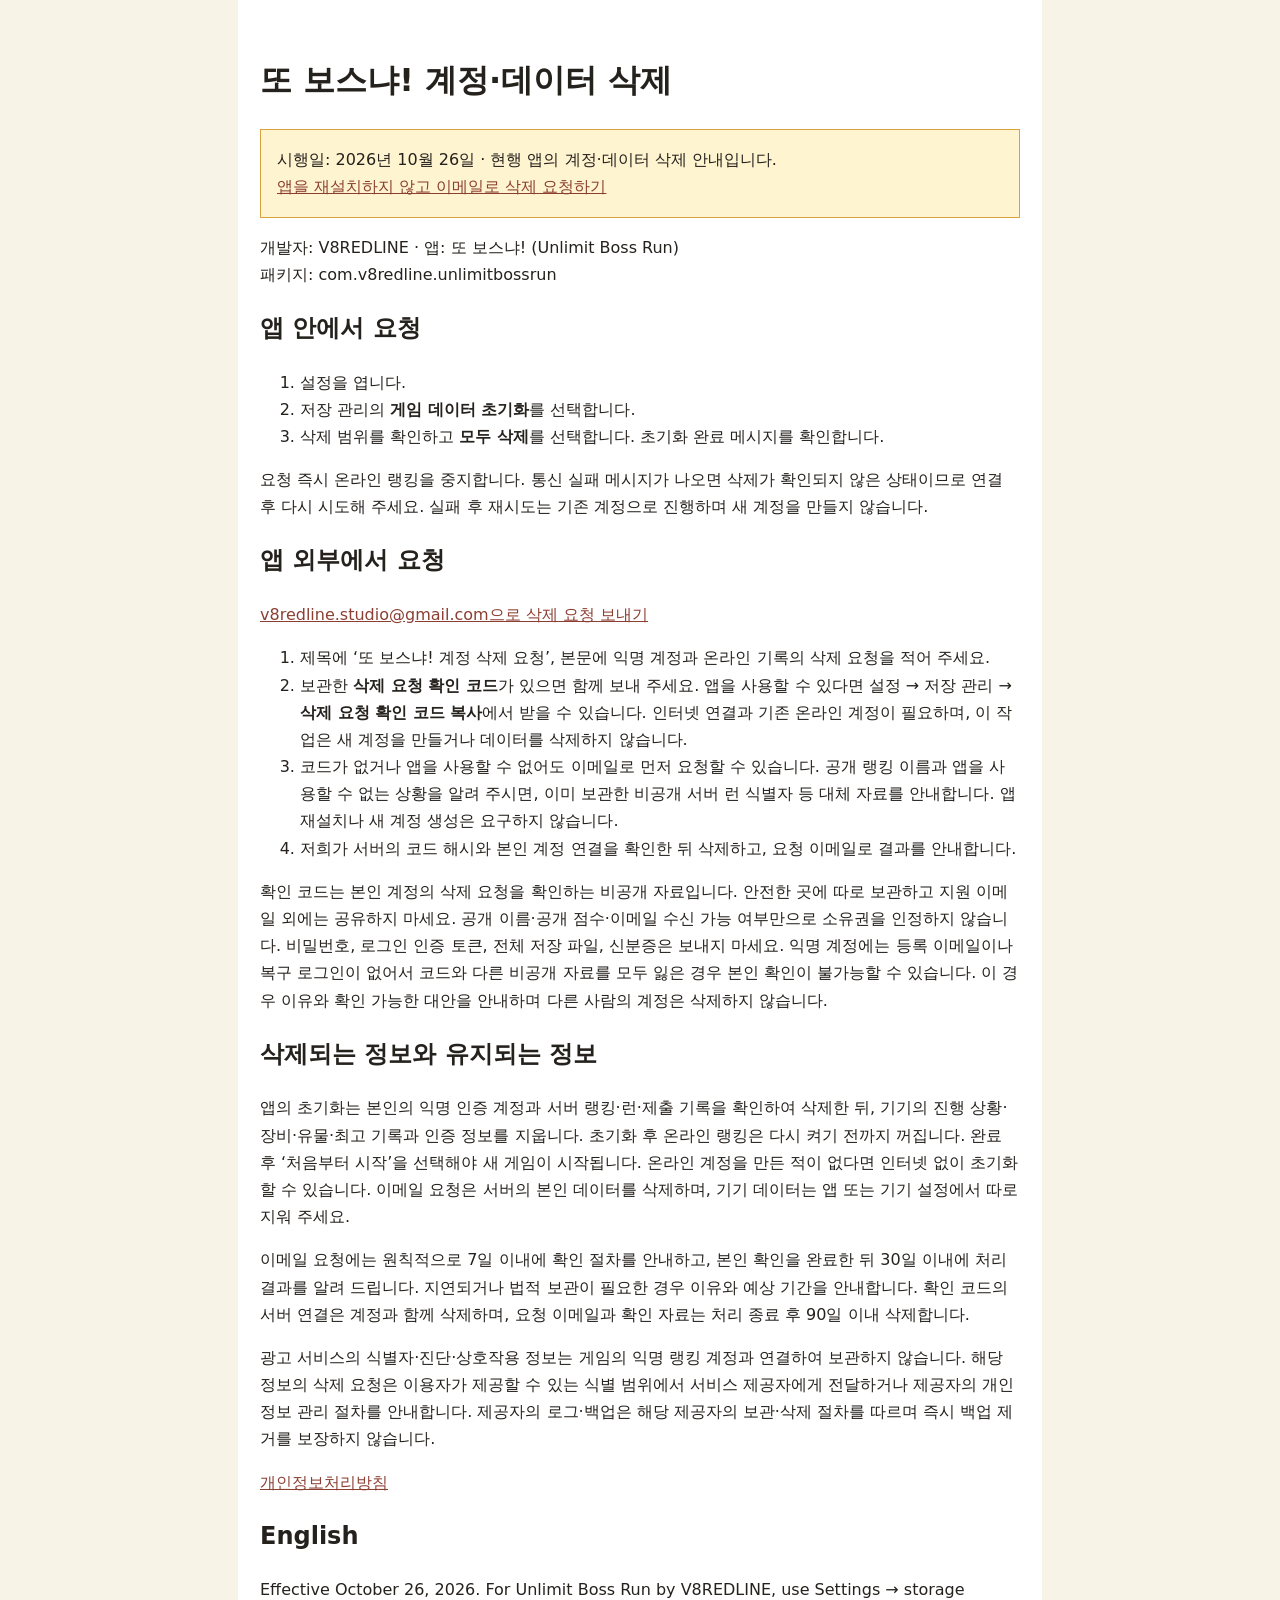
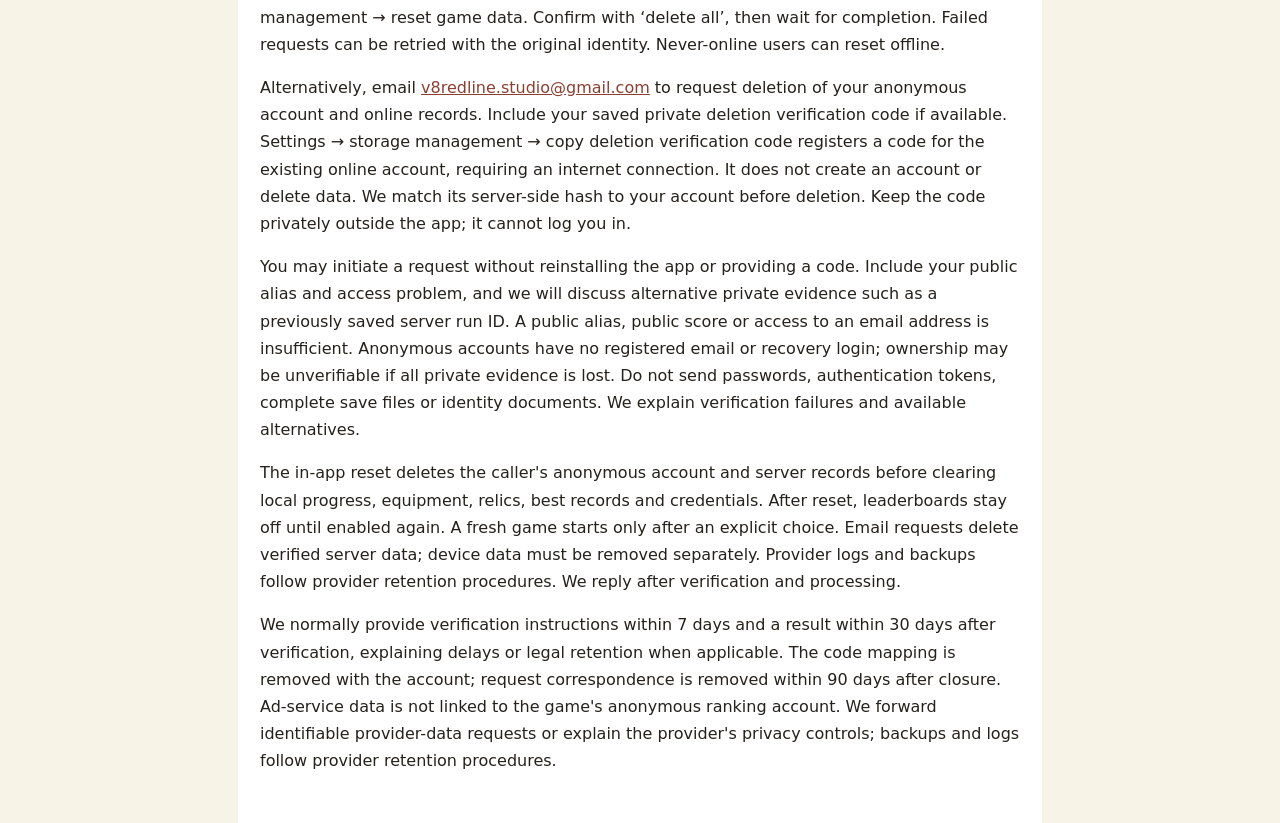
<file: unlimit-boss-run-deletion.html>
<!doctype html>
<html lang="ko"><head><meta charset="utf-8"><meta name="viewport" content="width=device-width, initial-scale=1"><title>또 보스냐! 계정·데이터 삭제</title><style>body{margin:0;background:#f8f3e7;color:#25211d;font-family:system-ui,sans-serif;line-height:1.7}main{max-width:760px;margin:auto;padding:32px 22px;background:white}a{color:#8b3f32}.notice{padding:16px;background:#fff4d0;border:1px solid #d9a23a}</style></head>
<body><main>
  <h1>또 보스냐! 계정·데이터 삭제</h1>
  <p class="notice">시행일: 2026년 10월 26일 · 현행 앱의 계정·데이터 삭제 안내입니다.<br><a href="mailto:v8redline.studio@gmail.com?subject=Unlimit%20Boss%20Run%20account%20deletion">앱을 재설치하지 않고 이메일로 삭제 요청하기</a></p>
  <p>개발자: V8REDLINE · 앱: 또 보스냐! (Unlimit Boss Run)<br>패키지: com.v8redline.unlimitbossrun</p>
  <h2>앱 안에서 요청</h2>
  <ol><li>설정을 엽니다.</li><li>저장 관리의 <strong>게임 데이터 초기화</strong>를 선택합니다.</li><li>삭제 범위를 확인하고 <strong>모두 삭제</strong>를 선택합니다. 초기화 완료 메시지를 확인합니다.</li></ol>
  <p>요청 즉시 온라인 랭킹을 중지합니다. 통신 실패 메시지가 나오면 삭제가 확인되지 않은 상태이므로 연결 후 다시 시도해 주세요. 실패 후 재시도는 기존 계정으로 진행하며 새 계정을 만들지 않습니다.</p>
  <h2>앱 외부에서 요청</h2>
  <p><a href="mailto:v8redline.studio@gmail.com?subject=Unlimit%20Boss%20Run%20account%20deletion">v8redline.studio@gmail.com으로 삭제 요청 보내기</a></p>
  <ol><li>제목에 ‘또 보스냐! 계정 삭제 요청’, 본문에 익명 계정과 온라인 기록의 삭제 요청을 적어 주세요.</li><li>보관한 <strong>삭제 요청 확인 코드</strong>가 있으면 함께 보내 주세요. 앱을 사용할 수 있다면 설정 → 저장 관리 → <strong>삭제 요청 확인 코드 복사</strong>에서 받을 수 있습니다. 인터넷 연결과 기존 온라인 계정이 필요하며, 이 작업은 새 계정을 만들거나 데이터를 삭제하지 않습니다.</li><li>코드가 없거나 앱을 사용할 수 없어도 이메일로 먼저 요청할 수 있습니다. 공개 랭킹 이름과 앱을 사용할 수 없는 상황을 알려 주시면, 이미 보관한 비공개 서버 런 식별자 등 대체 자료를 안내합니다. 앱 재설치나 새 계정 생성은 요구하지 않습니다.</li><li>저희가 서버의 코드 해시와 본인 계정 연결을 확인한 뒤 삭제하고, 요청 이메일로 결과를 안내합니다.</li></ol>
  <p>확인 코드는 본인 계정의 삭제 요청을 확인하는 비공개 자료입니다. 안전한 곳에 따로 보관하고 지원 이메일 외에는 공유하지 마세요. 공개 이름·공개 점수·이메일 수신 가능 여부만으로 소유권을 인정하지 않습니다. 비밀번호, 로그인 인증 토큰, 전체 저장 파일, 신분증은 보내지 마세요. 익명 계정에는 등록 이메일이나 복구 로그인이 없어서 코드와 다른 비공개 자료를 모두 잃은 경우 본인 확인이 불가능할 수 있습니다. 이 경우 이유와 확인 가능한 대안을 안내하며 다른 사람의 계정은 삭제하지 않습니다.</p>
  <h2>삭제되는 정보와 유지되는 정보</h2>
  <p>앱의 초기화는 본인의 익명 인증 계정과 서버 랭킹·런·제출 기록을 확인하여 삭제한 뒤, 기기의 진행 상황·장비·유물·최고 기록과 인증 정보를 지웁니다. 초기화 후 온라인 랭킹은 다시 켜기 전까지 꺼집니다. 완료 후 ‘처음부터 시작’을 선택해야 새 게임이 시작됩니다. 온라인 계정을 만든 적이 없다면 인터넷 없이 초기화할 수 있습니다. 이메일 요청은 서버의 본인 데이터를 삭제하며, 기기 데이터는 앱 또는 기기 설정에서 따로 지워 주세요.</p>
  <p>이메일 요청에는 원칙적으로 7일 이내에 확인 절차를 안내하고, 본인 확인을 완료한 뒤 30일 이내에 처리 결과를 알려 드립니다. 지연되거나 법적 보관이 필요한 경우 이유와 예상 기간을 안내합니다. 확인 코드의 서버 연결은 계정과 함께 삭제하며, 요청 이메일과 확인 자료는 처리 종료 후 90일 이내 삭제합니다.</p>
  <p>광고 서비스의 식별자·진단·상호작용 정보는 게임의 익명 랭킹 계정과 연결하여 보관하지 않습니다. 해당 정보의 삭제 요청은 이용자가 제공할 수 있는 식별 범위에서 서비스 제공자에게 전달하거나 제공자의 개인정보 관리 절차를 안내합니다. 제공자의 로그·백업은 해당 제공자의 보관·삭제 절차를 따르며 즉시 백업 제거를 보장하지 않습니다.</p>
  <p><a href="unlimit-boss-run-privacy.html">개인정보처리방침</a></p>
  <h2>English</h2>
  <p>Effective October 26, 2026. For Unlimit Boss Run by V8REDLINE, use Settings → storage management → reset game data. Confirm with ‘delete all’, then wait for completion. Failed requests can be retried with the original identity. Never-online users can reset offline.</p>
  <p>Alternatively, email <a href="mailto:v8redline.studio@gmail.com">v8redline.studio@gmail.com</a> to request deletion of your anonymous account and online records. Include your saved private deletion verification code if available. Settings → storage management → copy deletion verification code registers a code for the existing online account, requiring an internet connection. It does not create an account or delete data. We match its server-side hash to your account before deletion. Keep the code privately outside the app; it cannot log you in.</p>
  <p>You may initiate a request without reinstalling the app or providing a code. Include your public alias and access problem, and we will discuss alternative private evidence such as a previously saved server run ID. A public alias, public score or access to an email address is insufficient. Anonymous accounts have no registered email or recovery login; ownership may be unverifiable if all private evidence is lost. Do not send passwords, authentication tokens, complete save files or identity documents. We explain verification failures and available alternatives.</p>
  <p>The in-app reset deletes the caller's anonymous account and server records before clearing local progress, equipment, relics, best records and credentials. After reset, leaderboards stay off until enabled again. A fresh game starts only after an explicit choice. Email requests delete verified server data; device data must be removed separately. Provider logs and backups follow provider retention procedures. We reply after verification and processing.</p>
  <p>We normally provide verification instructions within 7 days and a result within 30 days after verification, explaining delays or legal retention when applicable. The code mapping is removed with the account; request correspondence is removed within 90 days after closure. Ad-service data is not linked to the game's anonymous ranking account. We forward identifiable provider-data requests or explain the provider's privacy controls; backups and logs follow provider retention procedures.</p>
</main></body></html>
</file>
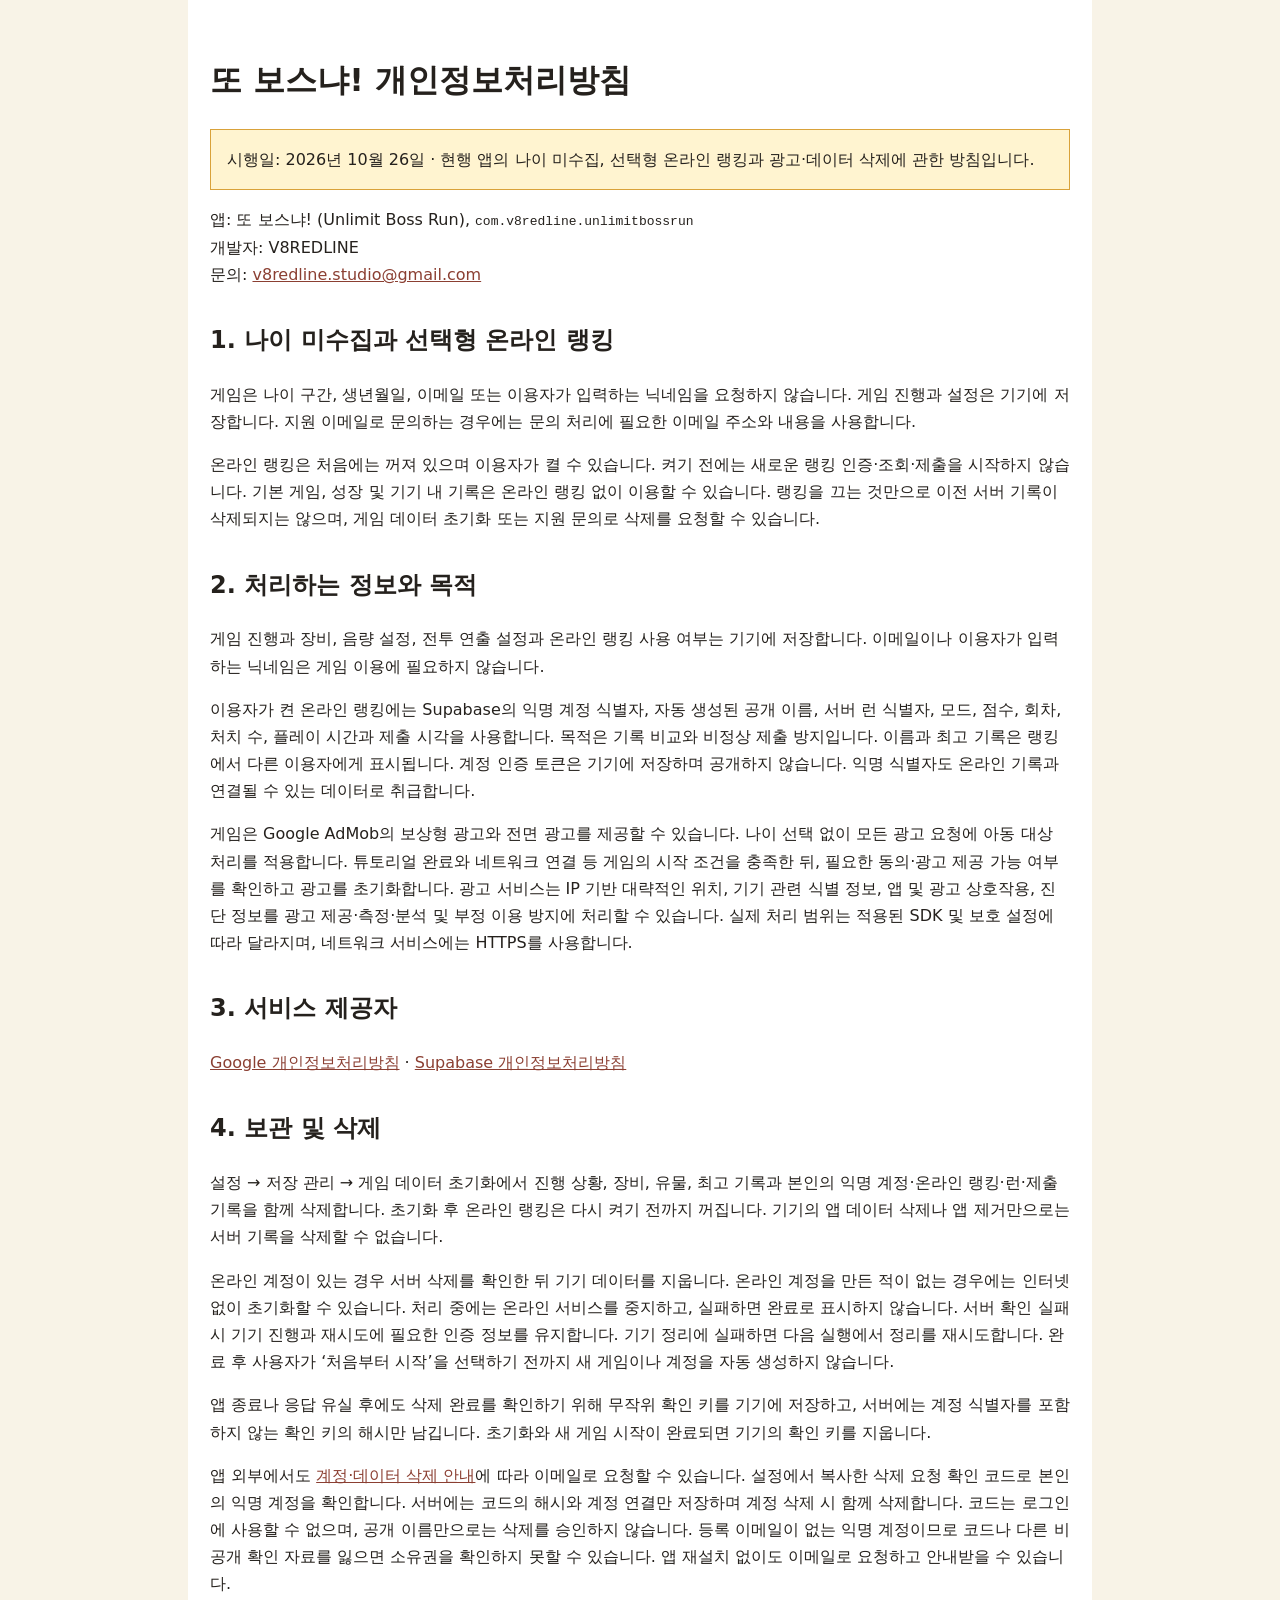
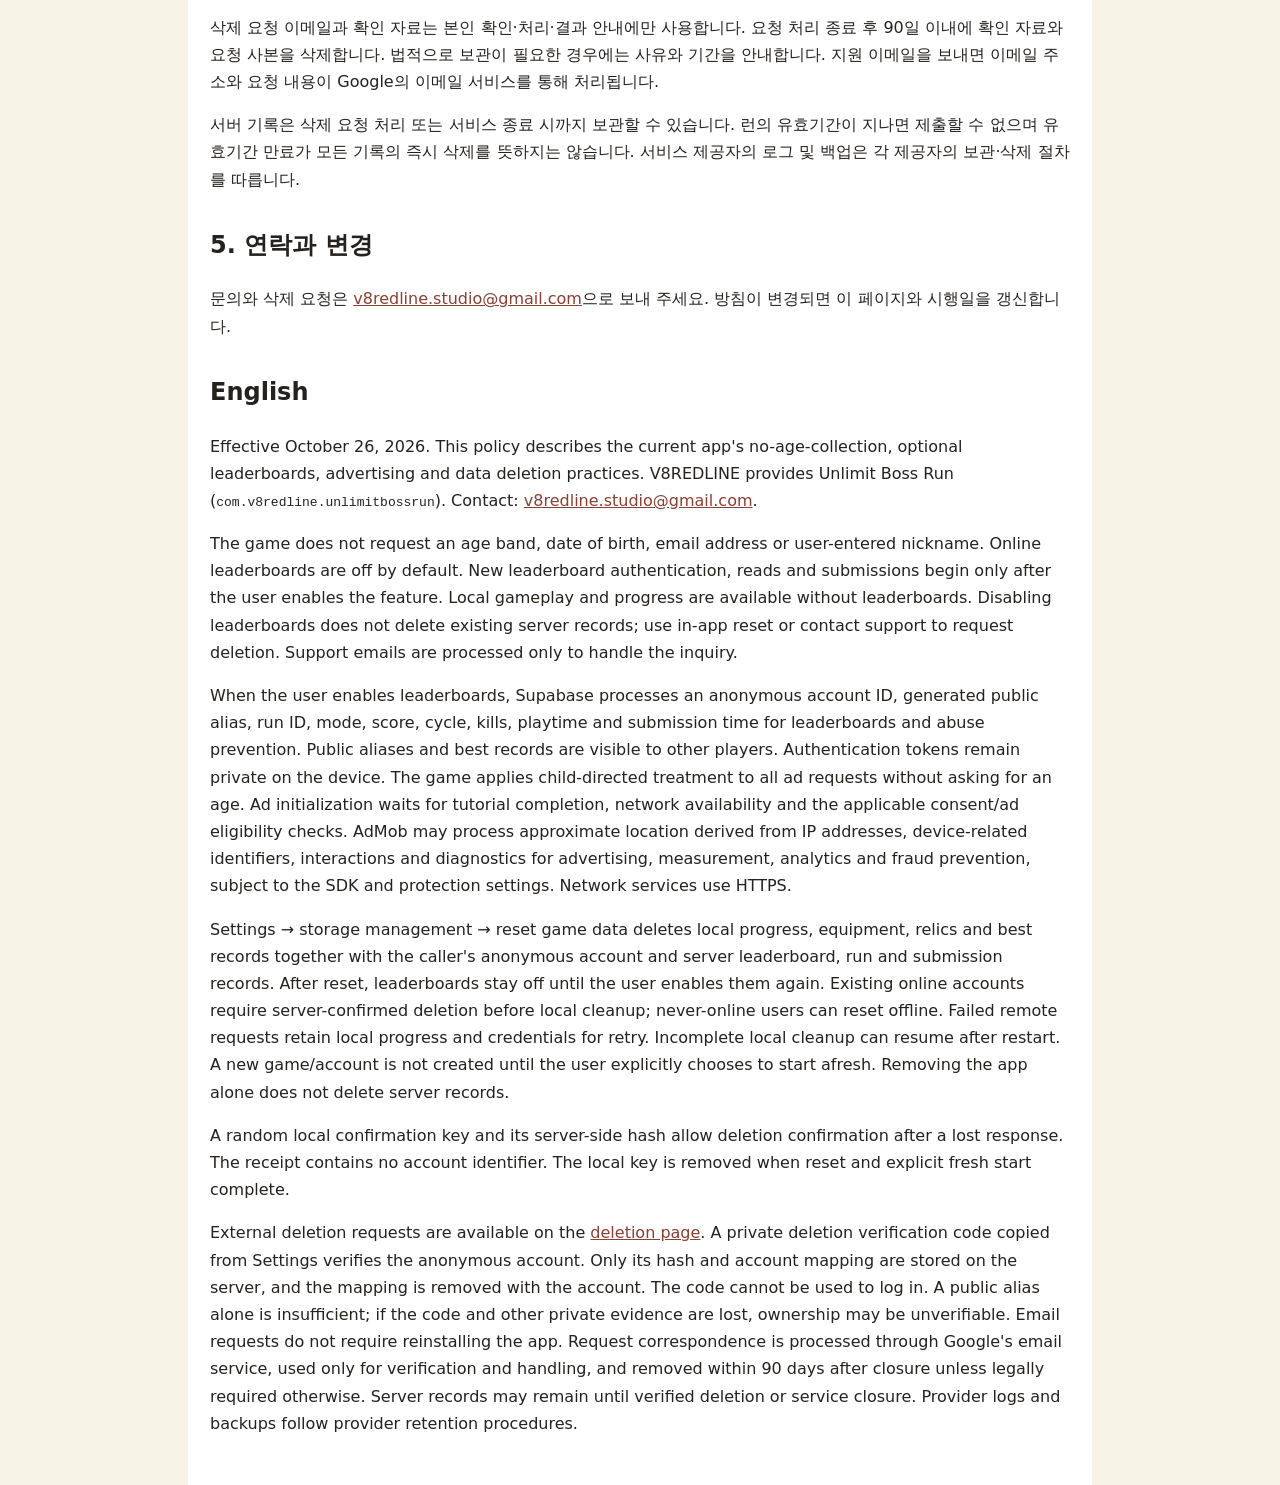
<file: unlimit-boss-run-privacy.html>
<!doctype html>
<html lang="ko">
<head>
  <meta charset="utf-8">
  <meta name="viewport" content="width=device-width, initial-scale=1">
  <title>또 보스냐! 개인정보처리방침</title>
  <style>body{margin:0;background:#f8f3e7;color:#25211d;font-family:system-ui,sans-serif;line-height:1.7}main{max-width:860px;margin:auto;padding:32px 22px;background:white}h2{margin-top:32px}a{color:#8b3f32}.notice{padding:16px;background:#fff4d0;border:1px solid #d9a23a}code{overflow-wrap:anywhere}</style>
</head>
<body><main>
  <h1>또 보스냐! 개인정보처리방침</h1>
  <p class="notice">시행일: 2026년 10월 26일 · 현행 앱의 나이 미수집, 선택형 온라인 랭킹과 광고·데이터 삭제에 관한 방침입니다.</p>
  <p>앱: 또 보스냐! (Unlimit Boss Run), <code>com.v8redline.unlimitbossrun</code><br>개발자: V8REDLINE<br>문의: <a href="mailto:v8redline.studio@gmail.com">v8redline.studio@gmail.com</a></p>
  <h2>1. 나이 미수집과 선택형 온라인 랭킹</h2>
  <p>게임은 나이 구간, 생년월일, 이메일 또는 이용자가 입력하는 닉네임을 요청하지 않습니다. 게임 진행과 설정은 기기에 저장합니다. 지원 이메일로 문의하는 경우에는 문의 처리에 필요한 이메일 주소와 내용을 사용합니다.</p>
  <p>온라인 랭킹은 처음에는 꺼져 있으며 이용자가 켤 수 있습니다. 켜기 전에는 새로운 랭킹 인증·조회·제출을 시작하지 않습니다. 기본 게임, 성장 및 기기 내 기록은 온라인 랭킹 없이 이용할 수 있습니다. 랭킹을 끄는 것만으로 이전 서버 기록이 삭제되지는 않으며, 게임 데이터 초기화 또는 지원 문의로 삭제를 요청할 수 있습니다.</p>
  <h2>2. 처리하는 정보와 목적</h2>
  <p>게임 진행과 장비, 음량 설정, 전투 연출 설정과 온라인 랭킹 사용 여부는 기기에 저장합니다. 이메일이나 이용자가 입력하는 닉네임은 게임 이용에 필요하지 않습니다.</p>
  <p>이용자가 켠 온라인 랭킹에는 Supabase의 익명 계정 식별자, 자동 생성된 공개 이름, 서버 런 식별자, 모드, 점수, 회차, 처치 수, 플레이 시간과 제출 시각을 사용합니다. 목적은 기록 비교와 비정상 제출 방지입니다. 이름과 최고 기록은 랭킹에서 다른 이용자에게 표시됩니다. 계정 인증 토큰은 기기에 저장하며 공개하지 않습니다. 익명 식별자도 온라인 기록과 연결될 수 있는 데이터로 취급합니다.</p>
  <p>게임은 Google AdMob의 보상형 광고와 전면 광고를 제공할 수 있습니다. 나이 선택 없이 모든 광고 요청에 아동 대상 처리를 적용합니다. 튜토리얼 완료와 네트워크 연결 등 게임의 시작 조건을 충족한 뒤, 필요한 동의·광고 제공 가능 여부를 확인하고 광고를 초기화합니다. 광고 서비스는 IP 기반 대략적인 위치, 기기 관련 식별 정보, 앱 및 광고 상호작용, 진단 정보를 광고 제공·측정·분석 및 부정 이용 방지에 처리할 수 있습니다. 실제 처리 범위는 적용된 SDK 및 보호 설정에 따라 달라지며, 네트워크 서비스에는 HTTPS를 사용합니다.</p>
  <h2>3. 서비스 제공자</h2>
  <p><a href="https://policies.google.com/privacy">Google 개인정보처리방침</a> · <a href="https://supabase.com/privacy">Supabase 개인정보처리방침</a></p>
  <h2 id="deletion">4. 보관 및 삭제</h2>
  <p>설정 → 저장 관리 → 게임 데이터 초기화에서 진행 상황, 장비, 유물, 최고 기록과 본인의 익명 계정·온라인 랭킹·런·제출 기록을 함께 삭제합니다. 초기화 후 온라인 랭킹은 다시 켜기 전까지 꺼집니다. 기기의 앱 데이터 삭제나 앱 제거만으로는 서버 기록을 삭제할 수 없습니다.</p>
  <p>온라인 계정이 있는 경우 서버 삭제를 확인한 뒤 기기 데이터를 지웁니다. 온라인 계정을 만든 적이 없는 경우에는 인터넷 없이 초기화할 수 있습니다. 처리 중에는 온라인 서비스를 중지하고, 실패하면 완료로 표시하지 않습니다. 서버 확인 실패 시 기기 진행과 재시도에 필요한 인증 정보를 유지합니다. 기기 정리에 실패하면 다음 실행에서 정리를 재시도합니다. 완료 후 사용자가 ‘처음부터 시작’을 선택하기 전까지 새 게임이나 계정을 자동 생성하지 않습니다.</p>
  <p>앱 종료나 응답 유실 후에도 삭제 완료를 확인하기 위해 무작위 확인 키를 기기에 저장하고, 서버에는 계정 식별자를 포함하지 않는 확인 키의 해시만 남깁니다. 초기화와 새 게임 시작이 완료되면 기기의 확인 키를 지웁니다.</p>
  <p>앱 외부에서도 <a href="unlimit-boss-run-deletion.html">계정·데이터 삭제 안내</a>에 따라 이메일로 요청할 수 있습니다. 설정에서 복사한 삭제 요청 확인 코드로 본인의 익명 계정을 확인합니다. 서버에는 코드의 해시와 계정 연결만 저장하며 계정 삭제 시 함께 삭제합니다. 코드는 로그인에 사용할 수 없으며, 공개 이름만으로는 삭제를 승인하지 않습니다. 등록 이메일이 없는 익명 계정이므로 코드나 다른 비공개 확인 자료를 잃으면 소유권을 확인하지 못할 수 있습니다. 앱 재설치 없이도 이메일로 요청하고 안내받을 수 있습니다.</p>
  <p>삭제 요청 이메일과 확인 자료는 본인 확인·처리·결과 안내에만 사용합니다. 요청 처리 종료 후 90일 이내에 확인 자료와 요청 사본을 삭제합니다. 법적으로 보관이 필요한 경우에는 사유와 기간을 안내합니다. 지원 이메일을 보내면 이메일 주소와 요청 내용이 Google의 이메일 서비스를 통해 처리됩니다.</p>
  <p>서버 기록은 삭제 요청 처리 또는 서비스 종료 시까지 보관할 수 있습니다. 런의 유효기간이 지나면 제출할 수 없으며 유효기간 만료가 모든 기록의 즉시 삭제를 뜻하지는 않습니다. 서비스 제공자의 로그 및 백업은 각 제공자의 보관·삭제 절차를 따릅니다.</p>
  <h2>5. 연락과 변경</h2>
  <p>문의와 삭제 요청은 <a href="mailto:v8redline.studio@gmail.com">v8redline.studio@gmail.com</a>으로 보내 주세요. 방침이 변경되면 이 페이지와 시행일을 갱신합니다.</p>
  <h2>English</h2>
  <p>Effective October 26, 2026. This policy describes the current app's no-age-collection, optional leaderboards, advertising and data deletion practices. V8REDLINE provides Unlimit Boss Run (<code>com.v8redline.unlimitbossrun</code>). Contact: <a href="mailto:v8redline.studio@gmail.com">v8redline.studio@gmail.com</a>.</p>
  <p>The game does not request an age band, date of birth, email address or user-entered nickname. Online leaderboards are off by default. New leaderboard authentication, reads and submissions begin only after the user enables the feature. Local gameplay and progress are available without leaderboards. Disabling leaderboards does not delete existing server records; use in-app reset or contact support to request deletion. Support emails are processed only to handle the inquiry.</p>
  <p>When the user enables leaderboards, Supabase processes an anonymous account ID, generated public alias, run ID, mode, score, cycle, kills, playtime and submission time for leaderboards and abuse prevention. Public aliases and best records are visible to other players. Authentication tokens remain private on the device. The game applies child-directed treatment to all ad requests without asking for an age. Ad initialization waits for tutorial completion, network availability and the applicable consent/ad eligibility checks. AdMob may process approximate location derived from IP addresses, device-related identifiers, interactions and diagnostics for advertising, measurement, analytics and fraud prevention, subject to the SDK and protection settings. Network services use HTTPS.</p>
  <p>Settings → storage management → reset game data deletes local progress, equipment, relics and best records together with the caller's anonymous account and server leaderboard, run and submission records. After reset, leaderboards stay off until the user enables them again. Existing online accounts require server-confirmed deletion before local cleanup; never-online users can reset offline. Failed remote requests retain local progress and credentials for retry. Incomplete local cleanup can resume after restart. A new game/account is not created until the user explicitly chooses to start afresh. Removing the app alone does not delete server records.</p>
  <p>A random local confirmation key and its server-side hash allow deletion confirmation after a lost response. The receipt contains no account identifier. The local key is removed when reset and explicit fresh start complete.</p>
  <p>External deletion requests are available on the <a href="unlimit-boss-run-deletion.html">deletion page</a>. A private deletion verification code copied from Settings verifies the anonymous account. Only its hash and account mapping are stored on the server, and the mapping is removed with the account. The code cannot be used to log in. A public alias alone is insufficient; if the code and other private evidence are lost, ownership may be unverifiable. Email requests do not require reinstalling the app. Request correspondence is processed through Google's email service, used only for verification and handling, and removed within 90 days after closure unless legally required otherwise. Server records may remain until verified deletion or service closure. Provider logs and backups follow provider retention procedures.</p>
</main></body></html>
</file>
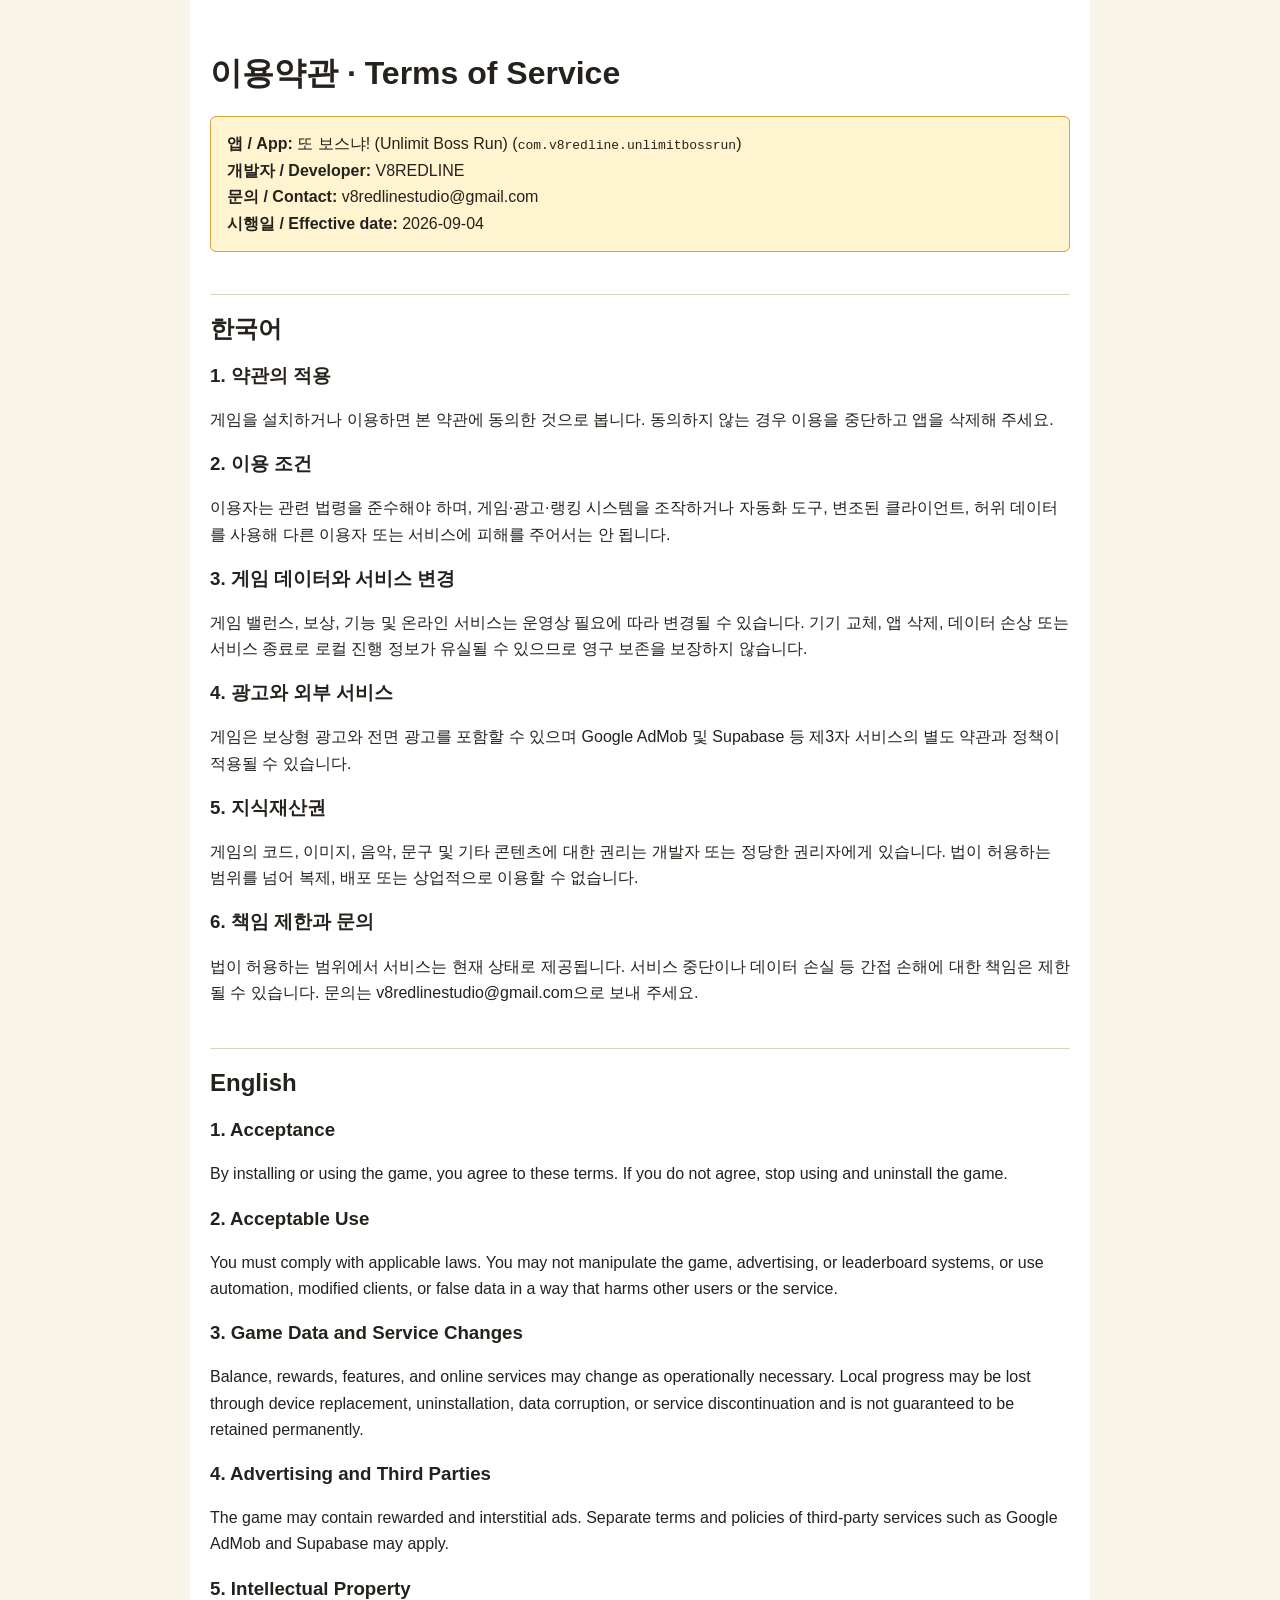
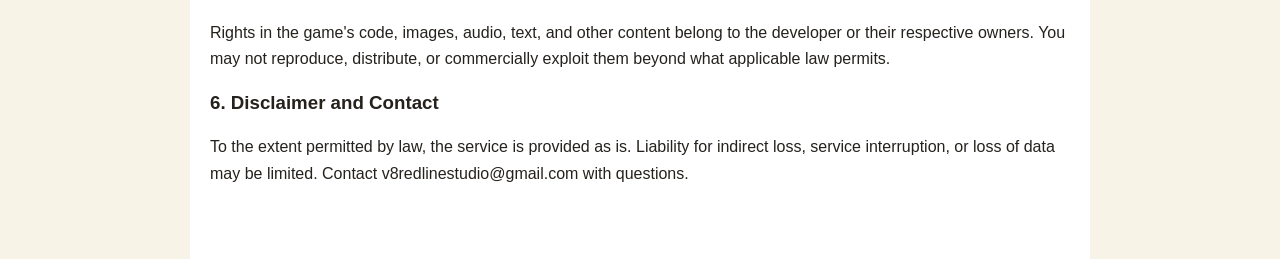
<file: unlimit-boss-run-terms.html>
<!doctype html>
<html lang="ko">
<head>
  <meta charset="utf-8">
  <meta name="viewport" content="width=device-width, initial-scale=1">
  <title>또 보스냐! (Unlimit Boss Run) Terms of Service</title>
  <style>
    body { margin: 0; color: #25211d; background: #f8f3e7; font-family: -apple-system, BlinkMacSystemFont, "Segoe UI", sans-serif; line-height: 1.65; }
    main { max-width: 860px; margin: 0 auto; padding: 32px 20px 56px; background: #fff; }
    h1, h2, h3 { line-height: 1.3; }
    h2 { margin-top: 42px; padding-top: 18px; border-top: 1px solid #ddd3c0; }
    .meta { padding: 14px 16px; background: #fff4d0; border: 1px solid #d9a23a; border-radius: 6px; }
  </style>
</head>
<body><main>
  <h1>이용약관 · Terms of Service</h1>
  <div class="meta">
    <div><strong>앱 / App:</strong> 또 보스냐! (Unlimit Boss Run) (<code>com.v8redline.unlimitbossrun</code>)</div>
    <div><strong>개발자 / Developer:</strong> V8REDLINE</div>
    <div><strong>문의 / Contact:</strong> v8redlinestudio@gmail.com</div>
    <div><strong>시행일 / Effective date:</strong> 2026-09-04</div>
  </div>

  <h2>한국어</h2>
  <h3>1. 약관의 적용</h3>
  <p>게임을 설치하거나 이용하면 본 약관에 동의한 것으로 봅니다. 동의하지 않는 경우 이용을 중단하고 앱을 삭제해 주세요.</p>

  <h3>2. 이용 조건</h3>
  <p>이용자는 관련 법령을 준수해야 하며, 게임·광고·랭킹 시스템을 조작하거나 자동화 도구, 변조된 클라이언트, 허위 데이터를 사용해 다른 이용자 또는 서비스에 피해를 주어서는 안 됩니다.</p>

  <h3>3. 게임 데이터와 서비스 변경</h3>
  <p>게임 밸런스, 보상, 기능 및 온라인 서비스는 운영상 필요에 따라 변경될 수 있습니다. 기기 교체, 앱 삭제, 데이터 손상 또는 서비스 종료로 로컬 진행 정보가 유실될 수 있으므로 영구 보존을 보장하지 않습니다.</p>

  <h3>4. 광고와 외부 서비스</h3>
  <p>게임은 보상형 광고와 전면 광고를 포함할 수 있으며 Google AdMob 및 Supabase 등 제3자 서비스의 별도 약관과 정책이 적용될 수 있습니다.</p>

  <h3>5. 지식재산권</h3>
  <p>게임의 코드, 이미지, 음악, 문구 및 기타 콘텐츠에 대한 권리는 개발자 또는 정당한 권리자에게 있습니다. 법이 허용하는 범위를 넘어 복제, 배포 또는 상업적으로 이용할 수 없습니다.</p>

  <h3>6. 책임 제한과 문의</h3>
  <p>법이 허용하는 범위에서 서비스는 현재 상태로 제공됩니다. 서비스 중단이나 데이터 손실 등 간접 손해에 대한 책임은 제한될 수 있습니다. 문의는 v8redlinestudio@gmail.com으로 보내 주세요.</p>

  <h2>English</h2>
  <h3>1. Acceptance</h3>
  <p>By installing or using the game, you agree to these terms. If you do not agree, stop using and uninstall the game.</p>

  <h3>2. Acceptable Use</h3>
  <p>You must comply with applicable laws. You may not manipulate the game, advertising, or leaderboard systems, or use automation, modified clients, or false data in a way that harms other users or the service.</p>

  <h3>3. Game Data and Service Changes</h3>
  <p>Balance, rewards, features, and online services may change as operationally necessary. Local progress may be lost through device replacement, uninstallation, data corruption, or service discontinuation and is not guaranteed to be retained permanently.</p>

  <h3>4. Advertising and Third Parties</h3>
  <p>The game may contain rewarded and interstitial ads. Separate terms and policies of third-party services such as Google AdMob and Supabase may apply.</p>

  <h3>5. Intellectual Property</h3>
  <p>Rights in the game's code, images, audio, text, and other content belong to the developer or their respective owners. You may not reproduce, distribute, or commercially exploit them beyond what applicable law permits.</p>

  <h3>6. Disclaimer and Contact</h3>
  <p>To the extent permitted by law, the service is provided as is. Liability for indirect loss, service interruption, or loss of data may be limited. Contact v8redlinestudio@gmail.com with questions.</p>
</main></body>
</html>
</file>
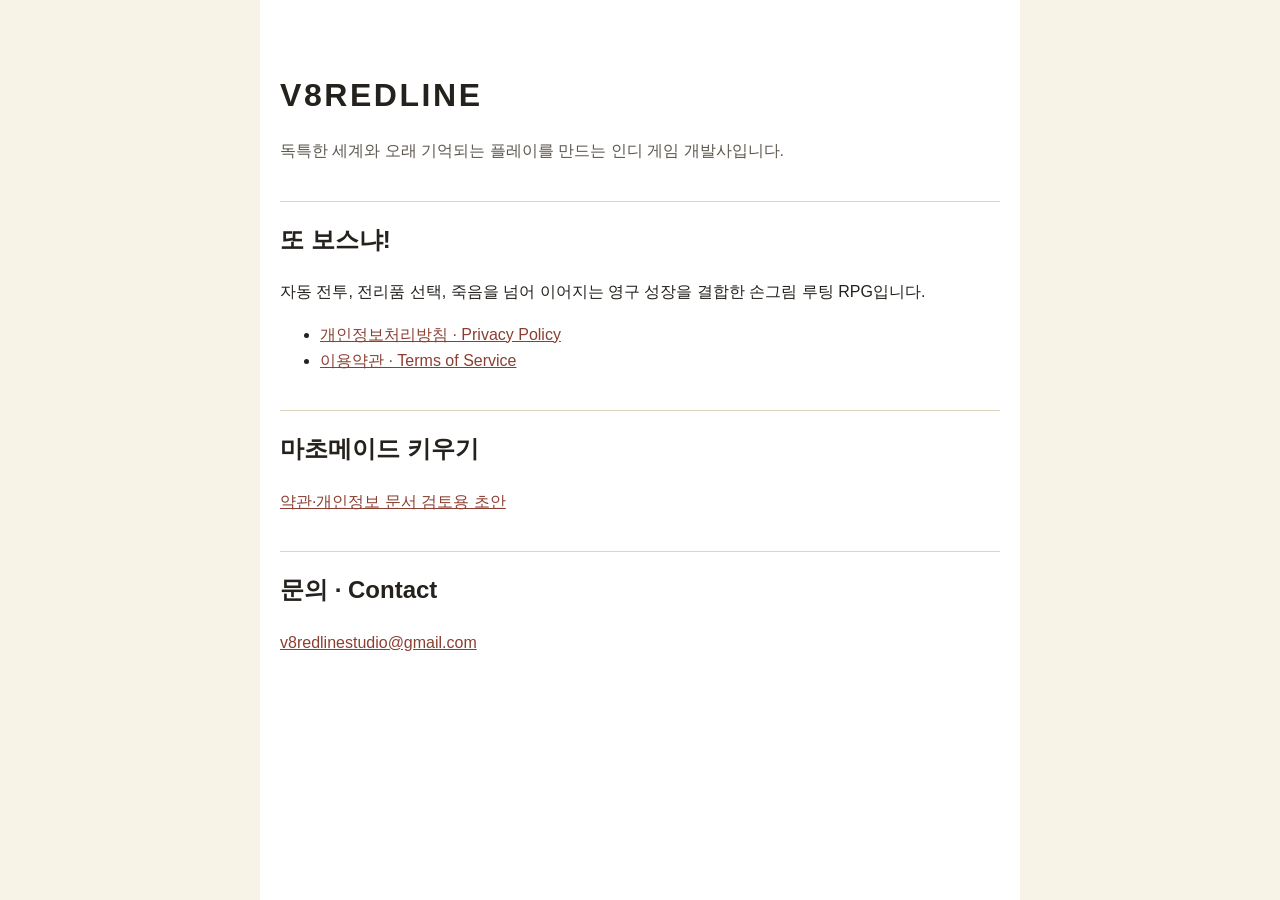
<file: v8redline.html>
<!doctype html>
<html lang="ko">
<head>
  <meta charset="utf-8">
  <meta name="viewport" content="width=device-width, initial-scale=1">
  <title>V8REDLINE</title>
  <style>
    body { margin: 0; color: #25211d; background: #f8f3e7; font-family: -apple-system, BlinkMacSystemFont, "Segoe UI", sans-serif; line-height: 1.65; }
    main { max-width: 760px; margin: 0 auto; padding: 48px 20px 64px; background: #fff; min-height: 100vh; box-sizing: border-box; }
    h1 { margin-bottom: 8px; letter-spacing: .08em; }
    h2 { margin-top: 36px; padding-top: 18px; border-top: 1px solid #ddd3c0; }
    a { color: #8b3f32; }
    .tagline { color: #5f574e; }
  </style>
</head>
<body><main>
  <h1>V8REDLINE</h1>
  <p class="tagline">독특한 세계와 오래 기억되는 플레이를 만드는 인디 게임 개발사입니다.</p>

  <h2>또 보스냐!</h2>
  <p>자동 전투, 전리품 선택, 죽음을 넘어 이어지는 영구 성장을 결합한 손그림 루팅 RPG입니다.</p>
  <ul>
    <li><a href="unlimit-boss-run-privacy.html">개인정보처리방침 · Privacy Policy</a></li>
    <li><a href="unlimit-boss-run-terms.html">이용약관 · Terms of Service</a></li>
  </ul>

  <h2>마초메이드 키우기</h2>
  <p><a href="machomade.html">약관·개인정보 문서 검토용 초안</a></p>

  <h2>문의 · Contact</h2>
  <p><a href="mailto:v8redlinestudio@gmail.com">v8redlinestudio@gmail.com</a></p>
</main></body>
</html>
</file>
<file: admin/styles.css>
:root {
  --ink: #282828;
  --muted: #89857f;
  --line: #eeeae2;
  --orange: #dc713b;
  --bg: #f8f7f3;
  --green: #438c72;
  --sans:
    -apple-system, BlinkMacSystemFont, "Apple SD Gothic Neo", "Noto Sans KR",
    sans-serif;
}
* {
  box-sizing: border-box;
}
html {
  scroll-behavior: smooth;
}
body {
  margin: 0;
  color: var(--ink);
  background: var(--bg);
  font-family: var(--sans);
  font-size: 14px;
}
.shell {
  min-height: 100vh;
  display: flex;
}
.sidebar {
  width: 224px;
  flex-shrink: 0;
  border-right: 1px solid #eae7df;
  background: #fffdf9;
  padding: 32px 18px;
  display: flex;
  flex-direction: column;
  position: sticky;
  top: 0;
  height: 100vh;
}
.brand {
  display: flex;
  align-items: center;
  gap: 10px;
  padding: 2px 9px 38px;
}
.brand-icon {
  display: grid;
  place-items: center;
  width: 36px;
  height: 36px;
  border-radius: 12px;
  background: #fae5d5;
  color: #c85a2e;
  font-size: 22px;
}
.brand b {
  display: block;
  font-size: 17px;
  letter-spacing: -0.7px;
}
.brand small {
  display: block;
  margin-top: 3px;
  font-size: 9px;
  letter-spacing: 1.7px;
  color: #b2a79a;
  font-weight: 700;
}
.nav-label {
  padding: 0 12px;
  color: #b5aea3;
  font-size: 10px;
  font-weight: 800;
  letter-spacing: 1.4px;
}
.nav-item {
  padding: 12px;
  border-radius: 8px;
  color: #817c75;
  text-decoration: none;
  font-weight: 650;
  margin: 3px 0;
}
.nav-item span {
  display: inline-block;
  width: 27px;
  font-size: 16px;
}
.nav-item:hover,
.nav-item.selected {
  color: #b9512a;
  background: #fff0e5;
}
.side-footer {
  margin-top: auto;
  border-top: 1px solid var(--line);
  padding: 20px 10px 0;
  color: #716c63;
  font-size: 12px;
  font-weight: 650;
}
.side-footer small {
  display: block;
  color: #b1aaa0;
  margin: 7px 0 0 15px;
  font-weight: 400;
}
.dot,
.status-dot {
  display: inline-block;
  width: 7px;
  height: 7px;
  background: #79ad8a;
  border-radius: 50%;
  margin-right: 6px;
}
main {
  max-width: 1710px;
  padding: 43px 52px 30px;
  width: 100%;
  margin: auto;
}
header {
  display: flex;
  align-items: flex-start;
  justify-content: space-between;
  gap: 20px;
}
.eyebrow,
.kicker {
  margin: 0;
  color: #c17b59;
  font-size: 10px;
  font-weight: 800;
  letter-spacing: 1.5px;
}
.eyebrow span {
  color: #d8cfc5;
  margin: 0 6px;
}
h1 {
  margin: 13px 0 6px;
  font-size: 31px;
  letter-spacing: -1.5px;
}
h1 span {
  color: #e8a45e;
  font-size: 18px;
}
.subtitle,
.panel-head p:not(.kicker) {
  color: var(--muted);
  margin: 0;
  line-height: 1.6;
}
.head-actions,
.filters,
.toolbar,
.status {
  display: flex;
  align-items: center;
  gap: 10px;
}
.btn,
.icon-btn,
.text-btn {
  font: inherit;
  cursor: pointer;
  border: 0;
}
.btn {
  padding: 10px 15px;
  border-radius: 8px;
  font-weight: 700;
  white-space: nowrap;
}
.primary {
  background: #d96c37;
  color: white;
}
.primary:hover {
  background: #c95f2e;
}
.subtle,
.icon-btn {
  background: white;
  color: #68635d;
  border: 1px solid #e9e5dc;
}
.subtle:disabled {
  opacity: 0.48;
  cursor: not-allowed;
}
.icon-btn {
  height: 38px;
  width: 38px;
  border-radius: 8px;
  font-size: 18px;
}
.hidden {
  display: none !important;
}
.toolbar {
  justify-content: space-between;
  margin: 30px 0 20px;
  gap: 15px;
  flex-wrap: wrap;
}
.status {
  font-size: 12px;
  color: #928c83;
}
.status-dot {
  background: #c7bfb4;
}
.status-dot.on {
  background: #64aa80;
}
.divider {
  color: #d7d2ca;
}
.filters label {
  color: #968d81;
  font-size: 12px;
  font-weight: 650;
}
.filters select {
  font: inherit;
  font-size: 12px;
  color: #4d4842;
  border: 1px solid #e9e5dc;
  padding: 9px 24px 9px 10px;
  border-radius: 7px;
  background: #fff;
  margin-left: 5px;
}
.notice {
  display: flex;
  align-items: center;
  gap: 15px;
  padding: 17px 20px;
  background: #fff7e9;
  border: 1px solid #f2e4cc;
  border-radius: 12px;
  margin-bottom: 20px;
}
.notice-icon {
  display: grid;
  place-items: center;
  flex-shrink: 0;
  width: 38px;
  height: 38px;
  border-radius: 12px;
  background: #fae9ce;
  color: #d28c3e;
  font-size: 20px;
}
.notice b {
  font-size: 14px;
}
.notice p {
  margin: 5px 0 0;
  color: #9a8874;
  font-size: 12px;
  line-height: 1.5;
}
.text-btn {
  margin-left: auto;
  flex-shrink: 0;
  background: none;
  color: #bc6b3a;
  font-weight: 750;
}
.stats {
  display: grid;
  grid-template-columns: repeat(4, minmax(0, 1fr));
  gap: 14px;
}
.stat,
.panel {
  background: white;
  border: 1px solid #ede9e1;
  border-radius: 13px;
  box-shadow: 0 3px 12px rgba(70, 51, 24, 0.025);
}
.stat {
  padding: 19px 21px;
}
.stat-top {
  display: flex;
  align-items: center;
  justify-content: space-between;
  color: #837b71;
  font-weight: 700;
  font-size: 12px;
}
.stat i {
  font-style: normal;
  display: grid;
  place-items: center;
  width: 31px;
  height: 31px;
  border-radius: 9px;
  font-size: 15px;
}
.blue {
  background: #eaf2fb;
  color: #6f96bc;
}
.gold {
  background: #fdf1d9;
  color: #d7a354;
}
.red {
  background: #faeae5;
  color: #ce8067;
}
.green {
  background: #e5f3eb;
  color: #65a381;
}
.stat strong {
  display: block;
  font-size: 29px;
  letter-spacing: -1px;
  margin: 12px 0 6px;
}
.stat small {
  color: #aaa39a;
  font-size: 11px;
}
.grid {
  display: grid;
  grid-template-columns: 2fr 1fr;
  gap: 14px;
  margin-top: 15px;
}
.panel {
  padding: 23px;
  min-width: 0;
}
.panel-head {
  display: flex;
  justify-content: space-between;
  gap: 10px;
  align-items: flex-start;
}
.panel-head h2 {
  font-size: 17px;
  margin: 8px 0 3px;
  letter-spacing: -0.5px;
}
.panel-head p:not(.kicker) {
  font-size: 12px;
}
.tag {
  padding: 6px 9px;
  border-radius: 7px;
  font-size: 10px;
  font-weight: 700;
  color: #b67a40;
  background: #fcf2e1;
  white-space: nowrap;
}
.tag.light {
  color: #898179;
  background: #f6f4ef;
}
.panel-symbol {
  color: #d7bfa8;
  font-size: 24px;
}
.placeholder {
  min-height: 150px;
  display: flex;
  flex-direction: column;
  align-items: center;
  justify-content: center;
  text-align: center;
  color: #aaa39a;
  font-size: 12px;
}
.placeholder span {
  color: #ded6c9;
  font-size: 30px;
}
.placeholder p {
  margin: 8px 0;
}
.footnote {
  border-top: 1px solid #f1eee8;
  padding-top: 12px;
  color: #aaa39b;
  font-size: 11px;
  line-height: 1.55;
}
.table-wrap {
  overflow: auto;
  min-height: 145px;
}
table {
  width: 100%;
  border-collapse: collapse;
  margin: 18px 0 6px;
  text-align: left;
  font-size: 12px;
}
th {
  font-weight: 650;
  color: #a49b90;
  background: #faf9f6;
  padding: 10px;
}
td {
  padding: 12px 10px;
  border-bottom: 1px solid #f4f1eb;
}
td.empty {
  text-align: center;
  color: #aaa39a;
  padding: 35px;
}
.bars {
  display: grid;
  gap: 15px;
  margin: 22px 0;
}
.bar-row {
  display: grid;
  grid-template-columns: 112px 1fr auto;
  align-items: center;
  gap: 10px;
  font-size: 12px;
}
.bar-row .track {
  height: 9px;
  background: #f5f1eb;
  border-radius: 9px;
  overflow: hidden;
}
.bar-row .fill {
  height: 100%;
  background: #d97846;
  border-radius: 9px;
}
.bar-row b {
  font-size: 12px;
}
.ad-row,
.retention-row {
  display: flex;
  justify-content: space-between;
  align-items: center;
  padding: 13px 0;
  border-bottom: 1px solid #f4f1eb;
  font-size: 12px;
}
.ad-row b,
.retention-row b {
  font-size: 15px;
}
.list-body {
  margin: 12px 0;
  min-height: 125px;
}
.trend {
  height: 165px;
  display: flex;
  gap: 4px;
  align-items: flex-end;
  padding: 15px 0;
}
.trend-bar {
  min-width: 3px;
  flex: 1;
  background: #e4a180;
  border-radius: 4px 4px 0 0;
}
.trend-bar:hover {
  background: #cc7449;
}
footer {
  padding: 29px 0 0;
  color: #b1aaa0;
  font-size: 11px;
}
footer span {
  margin: 0 5px;
  color: #d8c9b8;
}
dialog {
  width: min(500px, calc(100% - 32px));
  border: 0;
  border-radius: 14px;
  padding: 25px;
  color: var(--ink);
  box-shadow: 0 20px 80px #3333;
}
dialog::backdrop {
  background: #2a241e80;
}
.modal-head {
  display: flex;
  align-items: center;
  justify-content: space-between;
}
.modal-head h2 {
  margin: 8px 0;
  font-size: 20px;
}
.modal-copy,
.modal-note {
  font-size: 12px;
  color: #91887e;
  line-height: 1.7;
}
.field {
  display: block;
  margin: 18px 0;
  font-size: 12px;
  font-weight: 700;
}
.field input {
  width: 100%;
  padding: 12px;
  margin-top: 8px;
  border: 1px solid #ded8cd;
  border-radius: 8px;
  font: inherit;
}
.modal-actions {
  display: flex;
  justify-content: flex-end;
  gap: 8px;
  margin-top: 22px;
}
#toast {
  position: fixed;
  bottom: 20px;
  right: 20px;
  background: #332e28;
  color: white;
  padding: 12px 16px;
  border-radius: 8px;
  max-width: 420px;
  display: none;
  z-index: 5;
}
#toast.visible {
  display: block;
}
@media (max-width: 1000px) {
  .sidebar {
    width: 65px;
    padding: 25px 8px;
  }
  .brand {
    padding: 0 4px 30px;
  }
  .brand div,
  .nav-label,
  .side-footer,
  .nav-item:not(.selected) {
    display: none;
  }
  .nav-item {
    font-size: 0;
  }
  .nav-item span {
    font-size: 17px;
    width: auto;
  }
  main {
    padding: 32px 24px;
  }
  .grid {
    grid-template-columns: 1fr 1fr;
  }
}
@media (max-width: 680px) {
  .sidebar {
    display: none;
  }
  main {
    padding: 25px 15px;
  }
  h1 {
    font-size: 25px;
  }
  .subtitle {
    font-size: 12px;
  }
  .head-actions {
    gap: 5px;
  }
  .head-actions .btn {
    font-size: 12px;
    padding: 10px;
  }
  .stats {
    grid-template-columns: 1fr 1fr;
  }
  .grid {
    grid-template-columns: 1fr;
  }
  .stat {
    padding: 16px;
  }
  .stat strong {
    font-size: 24px;
  }
  .toolbar {
    align-items: flex-start;
  }
  .filters {
    width: 100%;
    flex-wrap: wrap;
  }
  .notice {
    align-items: flex-start;
  }
  .notice .text-btn {
    display: none;
  }
  .bar-row {
    grid-template-columns: 92px 1fr auto;
  }
}

@media (max-width: 480px) {
  header {
    display: block;
  }
  .head-actions {
    margin-top: 16px;
  }
  h1 {
    white-space: nowrap;
  }
  .subtitle {
    max-width: 350px;
  }
  .bar-row {
    grid-template-columns: 78px 1fr auto;
    gap: 7px;
  }
  .bar-row b {
    font-size: 10px;
  }
}

.form-error {
  color: #b5492e;
  font-size: 12px;
  min-height: 1em;
  margin: 0;
}

.quality-note {
  padding: 12px 16px;
  margin-bottom: 16px;
  background: #fff7e9;
  border: 1px solid #f2e4cc;
  color: #8e6443;
  border-radius: 9px;
  font-size: 12px;
  line-height: 1.5;
}

/* The page shell is public; only show report controls after Analytics authorizes the signed-in user. */
#private-content[hidden],
body:not(.analytics-visible) .nav-label,
body:not(.analytics-visible) .nav-item,
body:not(.analytics-visible) .side-footer {
  display: none !important;
}

.acquisition-panel { margin-top: 15px; }
.acquisition-table { min-width: 1040px; }
.acquisition-table td { overflow-wrap: anywhere; }
.acquisition-state { background: #fff5e6; border: 1px solid #f0dfc2; border-radius: 8px; padding: 12px; color: #8e653d; line-height: 1.6; }
.campaign-builder { border-top: 1px solid var(--line); margin-top: 15px; padding-top: 15px; }
.campaign-builder summary { cursor: pointer; font-weight: 650; }
.campaign-builder p { color: var(--muted); line-height: 1.6; }
.campaign-builder .filters { flex-wrap: wrap; justify-content: flex-start; }
.campaign-builder input { max-width: 180px; border: 1px solid var(--line); padding: 8px; border-radius: 6px; }
.campaign-builder textarea { width: 100%; resize: vertical; border: 1px solid var(--line); padding: 10px; border-radius: 6px; font: 12px/1.6 var(--sans); }

.toolbar { flex-wrap: wrap; }
.toolbar > .filters { flex-wrap: wrap; }
.toolbar select { max-width: 190px; }

/* Keep wide report tables inside their own horizontal scroll area. */
main { min-width: 0; }
</file>
